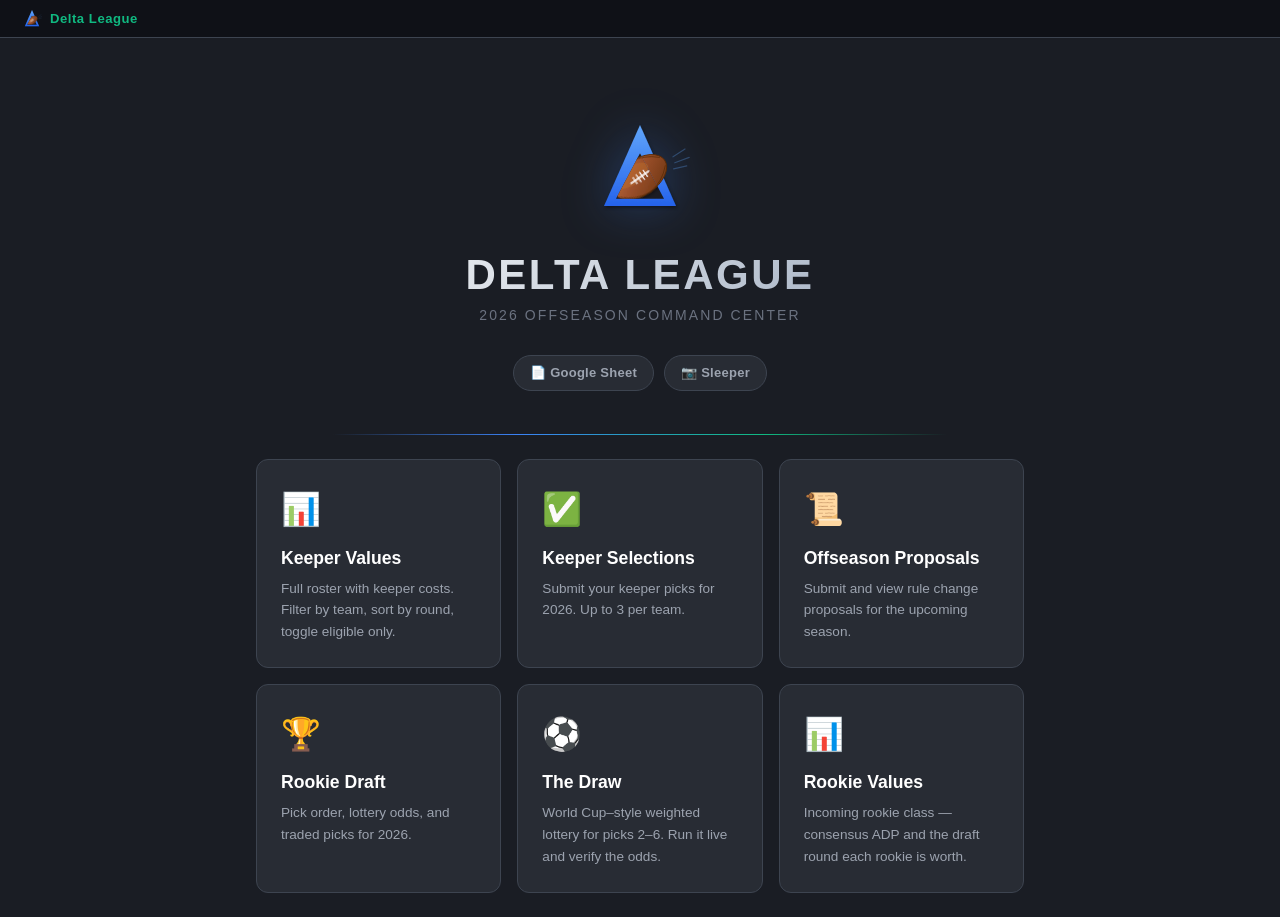
<file: index.html>
<!DOCTYPE html>
<html lang="en">
<head>
    <meta charset="UTF-8">
    <meta name="viewport" content="width=device-width, initial-scale=1.0">
    <meta property="og:title" content="Delta League 2026">
    <meta property="og:description" content="Delta Fantasy Football League">
    <meta property="og:image" content="https://nachohead-mep.github.io/sleeper-keeper/images/og-default.png">
    <meta property="og:type" content="website">
    <meta name="twitter:card" content="summary_large_image">
    <meta name="twitter:title" content="Delta League 2026">
    <meta name="twitter:description" content="Delta Fantasy Football League">
    <meta name="twitter:image" content="https://nachohead-mep.github.io/sleeper-keeper/images/og-default.png">
    <title>Delta League 2026</title>
    <link rel="stylesheet" href="style.css">
</head>
<body>
<nav class="site-nav">
    <a class="site-nav-home" href="index.html"><svg xmlns="http://www.w3.org/2000/svg" viewBox="0 0 200 200" width="24" height="24">
  <defs>
    <linearGradient id="ball" x1="0" y1="0" x2="1" y2="1">
      <stop offset="0%" stop-color="#C4742F"/>
      <stop offset="40%" stop-color="#A0522D"/>
      <stop offset="100%" stop-color="#6B3410"/>
    </linearGradient>
    <filter id="shadow" x="-20%" y="-20%" width="140%" height="140%">
      <feDropShadow dx="2" dy="3" stdDeviation="3" flood-color="#000" flood-opacity="0.4"/>
    </filter>
    <linearGradient id="deltaGrad" x1="0" y1="0" x2="0" y2="1">
      <stop offset="0%" stop-color="#60a5fa"/>
      <stop offset="100%" stop-color="#2563eb"/>
    </linearGradient>

    <!-- Clip: only show football inside the delta's inner triangle (the hole) -->
    <clipPath id="deltaHole">
      <path d="M100,72 L60,148 L140,148 Z"/>
    </clipPath>
    <clipPath id="exitTopLeft">
      <!-- Area below the delta's inner bottom edge only (bottom-left exit) -->
      <polygon points="0,148 60,148 0,200"/>
    </clipPath>
    <clipPath id="exitBottomRight">
      <!-- Area below and to the right of the delta's inner triangle -->
      <polygon points="200,0 100,72 140,148 200,200 200,0"/>
    </clipPath>
  </defs>

  <!-- Full delta drawn as one solid piece (back layer) -->
  <g filter="url(#shadow)">
    <!-- Outer triangle -->
    <path d="M100,25 L40,160 L160,160 Z" fill="url(#deltaGrad)"/>
    <!-- Inner cutout (matches background) -->
    <path d="M100,72 L60,148 L140,148 Z" fill="#1a1d24"/>
  </g>

  <!-- Football - clipped to only show through the delta's hole -->
  <g clip-path="url(#deltaHole)">
    <g transform="translate(100, 112) rotate(-35)" filter="url(#shadow)">
      <ellipse cx="0" cy="0" rx="50" ry="30" fill="url(#ball)" stroke="#5C2D06" stroke-width="1.5"/>
      <ellipse cx="-10" cy="-10" rx="32" ry="15" fill="#C4742F" opacity="0.4"/>
      <line x1="-18" y1="0" x2="18" y2="0" stroke="white" stroke-width="2.5" stroke-linecap="round"/>
      <line x1="-10" y1="-6" x2="-10" y2="6" stroke="white" stroke-width="1.8" stroke-linecap="round"/>
      <line x1="-3" y1="-7" x2="-3" y2="7" stroke="white" stroke-width="1.8" stroke-linecap="round"/>
      <line x1="4" y1="-7" x2="4" y2="7" stroke="white" stroke-width="1.8" stroke-linecap="round"/>
      <line x1="11" y1="-6" x2="11" y2="6" stroke="white" stroke-width="1.8" stroke-linecap="round"/>
      <path d="M-46,-8 Q-26,-28 0,-30 Q26,-28 46,-8" fill="none" stroke="#5C2D06" stroke-width="1.2"/>
      <path d="M-46,8 Q-26,28 0,30 Q26,28 46,8" fill="none" stroke="#5C2D06" stroke-width="1.2"/>
    </g>
  </g>

  <!-- Football poking out bottom-left (in front of delta) -->
  <g clip-path="url(#exitTopLeft)">
    <g transform="translate(100, 112) rotate(-35)">
      <ellipse cx="0" cy="0" rx="50" ry="30" fill="url(#ball)" stroke="#5C2D06" stroke-width="1.5"/>
      <ellipse cx="-10" cy="-10" rx="32" ry="15" fill="#C4742F" opacity="0.4"/>
      <line x1="-18" y1="0" x2="18" y2="0" stroke="white" stroke-width="2.5" stroke-linecap="round"/>
      <line x1="-10" y1="-6" x2="-10" y2="6" stroke="white" stroke-width="1.8" stroke-linecap="round"/>
      <line x1="-3" y1="-7" x2="-3" y2="7" stroke="white" stroke-width="1.8" stroke-linecap="round"/>
      <line x1="4" y1="-7" x2="4" y2="7" stroke="white" stroke-width="1.8" stroke-linecap="round"/>
      <line x1="11" y1="-6" x2="11" y2="6" stroke="white" stroke-width="1.8" stroke-linecap="round"/>
      <path d="M-46,-8 Q-26,-28 0,-30 Q26,-28 46,-8" fill="none" stroke="#5C2D06" stroke-width="1.2"/>
      <path d="M-46,8 Q-26,28 0,30 Q26,28 46,8" fill="none" stroke="#5C2D06" stroke-width="1.2"/>
    </g>
  </g>

  <!-- Football poking out bottom-right (in front of delta) -->
  <g clip-path="url(#exitBottomRight)">
    <g transform="translate(100, 112) rotate(-35)">
      <ellipse cx="0" cy="0" rx="50" ry="30" fill="url(#ball)" stroke="#5C2D06" stroke-width="1.5"/>
      <ellipse cx="-10" cy="-10" rx="32" ry="15" fill="#C4742F" opacity="0.4"/>
      <line x1="-18" y1="0" x2="18" y2="0" stroke="white" stroke-width="2.5" stroke-linecap="round"/>
      <line x1="-10" y1="-6" x2="-10" y2="6" stroke="white" stroke-width="1.8" stroke-linecap="round"/>
      <line x1="-3" y1="-7" x2="-3" y2="7" stroke="white" stroke-width="1.8" stroke-linecap="round"/>
      <line x1="4" y1="-7" x2="4" y2="7" stroke="white" stroke-width="1.8" stroke-linecap="round"/>
      <line x1="11" y1="-6" x2="11" y2="6" stroke="white" stroke-width="1.8" stroke-linecap="round"/>
      <path d="M-46,-8 Q-26,-28 0,-30 Q26,-28 46,-8" fill="none" stroke="#5C2D06" stroke-width="1.2"/>
      <path d="M-46,8 Q-26,28 0,30 Q26,28 46,8" fill="none" stroke="#5C2D06" stroke-width="1.2"/>
    </g>
  </g>

  <!-- Motion lines -->
  <g opacity="0.3" stroke="#60a5fa" stroke-width="2" stroke-linecap="round">
    <line x1="155" y1="78" x2="175" y2="65"/>
    <line x1="158" y1="88" x2="182" y2="79"/>
    <line x1="156" y1="98" x2="178" y2="93"/>
  </g>
</svg>
 Delta League</a>
</nav>
<div class="container-narrow">
    <div class="hero">
        <div class="hero-logo"><svg xmlns="http://www.w3.org/2000/svg" viewBox="0 0 200 200" width="120" height="120">
  <defs>
    <linearGradient id="ball" x1="0" y1="0" x2="1" y2="1">
      <stop offset="0%" stop-color="#C4742F"/>
      <stop offset="40%" stop-color="#A0522D"/>
      <stop offset="100%" stop-color="#6B3410"/>
    </linearGradient>
    <filter id="shadow" x="-20%" y="-20%" width="140%" height="140%">
      <feDropShadow dx="2" dy="3" stdDeviation="3" flood-color="#000" flood-opacity="0.4"/>
    </filter>
    <linearGradient id="deltaGrad" x1="0" y1="0" x2="0" y2="1">
      <stop offset="0%" stop-color="#60a5fa"/>
      <stop offset="100%" stop-color="#2563eb"/>
    </linearGradient>

    <!-- Clip: only show football inside the delta's inner triangle (the hole) -->
    <clipPath id="deltaHole">
      <path d="M100,72 L60,148 L140,148 Z"/>
    </clipPath>
    <clipPath id="exitTopLeft">
      <!-- Area below the delta's inner bottom edge only (bottom-left exit) -->
      <polygon points="0,148 60,148 0,200"/>
    </clipPath>
    <clipPath id="exitBottomRight">
      <!-- Area below and to the right of the delta's inner triangle -->
      <polygon points="200,0 100,72 140,148 200,200 200,0"/>
    </clipPath>
  </defs>

  <!-- Full delta drawn as one solid piece (back layer) -->
  <g filter="url(#shadow)">
    <!-- Outer triangle -->
    <path d="M100,25 L40,160 L160,160 Z" fill="url(#deltaGrad)"/>
    <!-- Inner cutout (matches background) -->
    <path d="M100,72 L60,148 L140,148 Z" fill="#1a1d24"/>
  </g>

  <!-- Football - clipped to only show through the delta's hole -->
  <g clip-path="url(#deltaHole)">
    <g transform="translate(100, 112) rotate(-35)" filter="url(#shadow)">
      <ellipse cx="0" cy="0" rx="50" ry="30" fill="url(#ball)" stroke="#5C2D06" stroke-width="1.5"/>
      <ellipse cx="-10" cy="-10" rx="32" ry="15" fill="#C4742F" opacity="0.4"/>
      <line x1="-18" y1="0" x2="18" y2="0" stroke="white" stroke-width="2.5" stroke-linecap="round"/>
      <line x1="-10" y1="-6" x2="-10" y2="6" stroke="white" stroke-width="1.8" stroke-linecap="round"/>
      <line x1="-3" y1="-7" x2="-3" y2="7" stroke="white" stroke-width="1.8" stroke-linecap="round"/>
      <line x1="4" y1="-7" x2="4" y2="7" stroke="white" stroke-width="1.8" stroke-linecap="round"/>
      <line x1="11" y1="-6" x2="11" y2="6" stroke="white" stroke-width="1.8" stroke-linecap="round"/>
      <path d="M-46,-8 Q-26,-28 0,-30 Q26,-28 46,-8" fill="none" stroke="#5C2D06" stroke-width="1.2"/>
      <path d="M-46,8 Q-26,28 0,30 Q26,28 46,8" fill="none" stroke="#5C2D06" stroke-width="1.2"/>
    </g>
  </g>

  <!-- Football poking out bottom-left (in front of delta) -->
  <g clip-path="url(#exitTopLeft)">
    <g transform="translate(100, 112) rotate(-35)">
      <ellipse cx="0" cy="0" rx="50" ry="30" fill="url(#ball)" stroke="#5C2D06" stroke-width="1.5"/>
      <ellipse cx="-10" cy="-10" rx="32" ry="15" fill="#C4742F" opacity="0.4"/>
      <line x1="-18" y1="0" x2="18" y2="0" stroke="white" stroke-width="2.5" stroke-linecap="round"/>
      <line x1="-10" y1="-6" x2="-10" y2="6" stroke="white" stroke-width="1.8" stroke-linecap="round"/>
      <line x1="-3" y1="-7" x2="-3" y2="7" stroke="white" stroke-width="1.8" stroke-linecap="round"/>
      <line x1="4" y1="-7" x2="4" y2="7" stroke="white" stroke-width="1.8" stroke-linecap="round"/>
      <line x1="11" y1="-6" x2="11" y2="6" stroke="white" stroke-width="1.8" stroke-linecap="round"/>
      <path d="M-46,-8 Q-26,-28 0,-30 Q26,-28 46,-8" fill="none" stroke="#5C2D06" stroke-width="1.2"/>
      <path d="M-46,8 Q-26,28 0,30 Q26,28 46,8" fill="none" stroke="#5C2D06" stroke-width="1.2"/>
    </g>
  </g>

  <!-- Football poking out bottom-right (in front of delta) -->
  <g clip-path="url(#exitBottomRight)">
    <g transform="translate(100, 112) rotate(-35)">
      <ellipse cx="0" cy="0" rx="50" ry="30" fill="url(#ball)" stroke="#5C2D06" stroke-width="1.5"/>
      <ellipse cx="-10" cy="-10" rx="32" ry="15" fill="#C4742F" opacity="0.4"/>
      <line x1="-18" y1="0" x2="18" y2="0" stroke="white" stroke-width="2.5" stroke-linecap="round"/>
      <line x1="-10" y1="-6" x2="-10" y2="6" stroke="white" stroke-width="1.8" stroke-linecap="round"/>
      <line x1="-3" y1="-7" x2="-3" y2="7" stroke="white" stroke-width="1.8" stroke-linecap="round"/>
      <line x1="4" y1="-7" x2="4" y2="7" stroke="white" stroke-width="1.8" stroke-linecap="round"/>
      <line x1="11" y1="-6" x2="11" y2="6" stroke="white" stroke-width="1.8" stroke-linecap="round"/>
      <path d="M-46,-8 Q-26,-28 0,-30 Q26,-28 46,-8" fill="none" stroke="#5C2D06" stroke-width="1.2"/>
      <path d="M-46,8 Q-26,28 0,30 Q26,28 46,8" fill="none" stroke="#5C2D06" stroke-width="1.2"/>
    </g>
  </g>

  <!-- Motion lines -->
  <g opacity="0.3" stroke="#60a5fa" stroke-width="2" stroke-linecap="round">
    <line x1="155" y1="78" x2="175" y2="65"/>
    <line x1="158" y1="88" x2="182" y2="79"/>
    <line x1="156" y1="98" x2="178" y2="93"/>
  </g>
</svg>
</div>
        <div class="hero-title">DELTA LEAGUE</div>
        <div class="hero-subtitle">2026 Offseason Command Center</div>
        <div class="hero-links">
            <a class="hero-link" href="https://docs.google.com/spreadsheets/d/1BDMxK_aXO3uRSkIEHr6oDowLUvqWCQd5vxkmanFcRPU/edit" target="_blank">&#128196; Google Sheet</a>
            <a class="hero-link" href="https://sleeper.com/leagues" target="_blank">&#128247; Sleeper</a>
        </div>
    </div>
    <div class="landing-grid">
        <a class="landing-card" href="keeper-values.html">
            <div class="card-icon">&#128202;</div>
            <h2>Keeper Values</h2>
            <p>Full roster with keeper costs. Filter by team, sort by round, toggle eligible only.</p>
        </a>
        <a class="landing-card" href="keeper-selections.html">
            <div class="card-icon">&#9989;</div>
            <h2>Keeper Selections</h2>
            <p>Submit your keeper picks for 2026. Up to 3 per team.</p>
        </a>
        <a class="landing-card" href="offseason-proposals.html">
            <div class="card-icon">&#128220;</div>
            <h2>Offseason Proposals</h2>
            <p>Submit and view rule change proposals for the upcoming season.</p>
        </a>
        <a class="landing-card" href="rookie-draft.html">
            <div class="card-icon">&#127942;</div>
            <h2>Rookie Draft</h2>
            <p>Pick order, lottery odds, and traded picks for 2026.</p>
        </a>
        <a class="landing-card" href="rookie-lottery.html?seed=RIPTobin&amp;lock=1">
            <div class="card-icon">&#9917;</div>
            <h2>The Draw</h2>
            <p>World Cup&ndash;style weighted lottery for picks 2&ndash;6. Run it live and verify the odds.</p>
        </a>
        <a class="landing-card" href="rookie-values.html">
            <div class="card-icon">&#128202;</div>
            <h2>Rookie Values</h2>
            <p>Incoming rookie class &mdash; consensus ADP and the draft round each rookie is worth.</p>
        </a>
    </div>
</div>
</body></html>
</file>
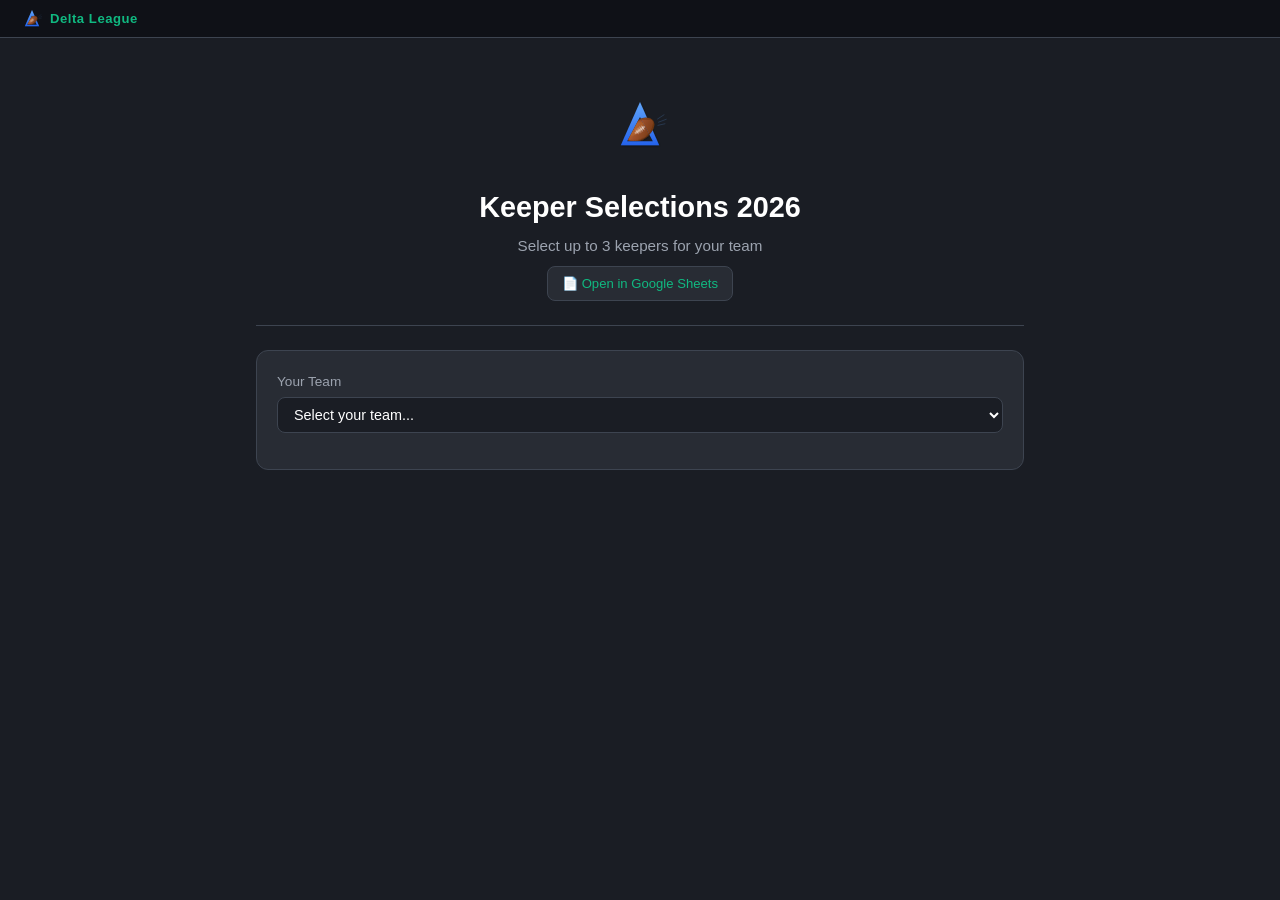
<file: keeper-selections.html>
<!DOCTYPE html>
<html lang="en">
<head>
    <meta charset="UTF-8">
    <meta name="viewport" content="width=device-width, initial-scale=1.0">
    <meta property="og:title" content="Keeper Selections 2026">
    <meta property="og:description" content="Submit your keeper picks">
    <meta property="og:image" content="https://nachohead-mep.github.io/sleeper-keeper/images/og-default.png">
    <meta property="og:type" content="website">
    <meta name="twitter:card" content="summary_large_image">
    <meta name="twitter:title" content="Keeper Selections 2026">
    <meta name="twitter:description" content="Submit your keeper picks">
    <meta name="twitter:image" content="https://nachohead-mep.github.io/sleeper-keeper/images/og-default.png">
    <title>Keeper Selections 2026</title>
    <link rel="stylesheet" href="style.css">
</head>
<body>
<nav class="site-nav">
    <a class="site-nav-home" href="index.html"><svg xmlns="http://www.w3.org/2000/svg" viewBox="0 0 200 200" width="24" height="24">
  <defs>
    <linearGradient id="ball" x1="0" y1="0" x2="1" y2="1">
      <stop offset="0%" stop-color="#C4742F"/>
      <stop offset="40%" stop-color="#A0522D"/>
      <stop offset="100%" stop-color="#6B3410"/>
    </linearGradient>
    <filter id="shadow" x="-20%" y="-20%" width="140%" height="140%">
      <feDropShadow dx="2" dy="3" stdDeviation="3" flood-color="#000" flood-opacity="0.4"/>
    </filter>
    <linearGradient id="deltaGrad" x1="0" y1="0" x2="0" y2="1">
      <stop offset="0%" stop-color="#60a5fa"/>
      <stop offset="100%" stop-color="#2563eb"/>
    </linearGradient>

    <!-- Clip: only show football inside the delta's inner triangle (the hole) -->
    <clipPath id="deltaHole">
      <path d="M100,72 L60,148 L140,148 Z"/>
    </clipPath>
    <clipPath id="exitTopLeft">
      <!-- Area below the delta's inner bottom edge only (bottom-left exit) -->
      <polygon points="0,148 60,148 0,200"/>
    </clipPath>
    <clipPath id="exitBottomRight">
      <!-- Area below and to the right of the delta's inner triangle -->
      <polygon points="200,0 100,72 140,148 200,200 200,0"/>
    </clipPath>
  </defs>

  <!-- Full delta drawn as one solid piece (back layer) -->
  <g filter="url(#shadow)">
    <!-- Outer triangle -->
    <path d="M100,25 L40,160 L160,160 Z" fill="url(#deltaGrad)"/>
    <!-- Inner cutout (matches background) -->
    <path d="M100,72 L60,148 L140,148 Z" fill="#1a1d24"/>
  </g>

  <!-- Football - clipped to only show through the delta's hole -->
  <g clip-path="url(#deltaHole)">
    <g transform="translate(100, 112) rotate(-35)" filter="url(#shadow)">
      <ellipse cx="0" cy="0" rx="50" ry="30" fill="url(#ball)" stroke="#5C2D06" stroke-width="1.5"/>
      <ellipse cx="-10" cy="-10" rx="32" ry="15" fill="#C4742F" opacity="0.4"/>
      <line x1="-18" y1="0" x2="18" y2="0" stroke="white" stroke-width="2.5" stroke-linecap="round"/>
      <line x1="-10" y1="-6" x2="-10" y2="6" stroke="white" stroke-width="1.8" stroke-linecap="round"/>
      <line x1="-3" y1="-7" x2="-3" y2="7" stroke="white" stroke-width="1.8" stroke-linecap="round"/>
      <line x1="4" y1="-7" x2="4" y2="7" stroke="white" stroke-width="1.8" stroke-linecap="round"/>
      <line x1="11" y1="-6" x2="11" y2="6" stroke="white" stroke-width="1.8" stroke-linecap="round"/>
      <path d="M-46,-8 Q-26,-28 0,-30 Q26,-28 46,-8" fill="none" stroke="#5C2D06" stroke-width="1.2"/>
      <path d="M-46,8 Q-26,28 0,30 Q26,28 46,8" fill="none" stroke="#5C2D06" stroke-width="1.2"/>
    </g>
  </g>

  <!-- Football poking out bottom-left (in front of delta) -->
  <g clip-path="url(#exitTopLeft)">
    <g transform="translate(100, 112) rotate(-35)">
      <ellipse cx="0" cy="0" rx="50" ry="30" fill="url(#ball)" stroke="#5C2D06" stroke-width="1.5"/>
      <ellipse cx="-10" cy="-10" rx="32" ry="15" fill="#C4742F" opacity="0.4"/>
      <line x1="-18" y1="0" x2="18" y2="0" stroke="white" stroke-width="2.5" stroke-linecap="round"/>
      <line x1="-10" y1="-6" x2="-10" y2="6" stroke="white" stroke-width="1.8" stroke-linecap="round"/>
      <line x1="-3" y1="-7" x2="-3" y2="7" stroke="white" stroke-width="1.8" stroke-linecap="round"/>
      <line x1="4" y1="-7" x2="4" y2="7" stroke="white" stroke-width="1.8" stroke-linecap="round"/>
      <line x1="11" y1="-6" x2="11" y2="6" stroke="white" stroke-width="1.8" stroke-linecap="round"/>
      <path d="M-46,-8 Q-26,-28 0,-30 Q26,-28 46,-8" fill="none" stroke="#5C2D06" stroke-width="1.2"/>
      <path d="M-46,8 Q-26,28 0,30 Q26,28 46,8" fill="none" stroke="#5C2D06" stroke-width="1.2"/>
    </g>
  </g>

  <!-- Football poking out bottom-right (in front of delta) -->
  <g clip-path="url(#exitBottomRight)">
    <g transform="translate(100, 112) rotate(-35)">
      <ellipse cx="0" cy="0" rx="50" ry="30" fill="url(#ball)" stroke="#5C2D06" stroke-width="1.5"/>
      <ellipse cx="-10" cy="-10" rx="32" ry="15" fill="#C4742F" opacity="0.4"/>
      <line x1="-18" y1="0" x2="18" y2="0" stroke="white" stroke-width="2.5" stroke-linecap="round"/>
      <line x1="-10" y1="-6" x2="-10" y2="6" stroke="white" stroke-width="1.8" stroke-linecap="round"/>
      <line x1="-3" y1="-7" x2="-3" y2="7" stroke="white" stroke-width="1.8" stroke-linecap="round"/>
      <line x1="4" y1="-7" x2="4" y2="7" stroke="white" stroke-width="1.8" stroke-linecap="round"/>
      <line x1="11" y1="-6" x2="11" y2="6" stroke="white" stroke-width="1.8" stroke-linecap="round"/>
      <path d="M-46,-8 Q-26,-28 0,-30 Q26,-28 46,-8" fill="none" stroke="#5C2D06" stroke-width="1.2"/>
      <path d="M-46,8 Q-26,28 0,30 Q26,28 46,8" fill="none" stroke="#5C2D06" stroke-width="1.2"/>
    </g>
  </g>

  <!-- Motion lines -->
  <g opacity="0.3" stroke="#60a5fa" stroke-width="2" stroke-linecap="round">
    <line x1="155" y1="78" x2="175" y2="65"/>
    <line x1="158" y1="88" x2="182" y2="79"/>
    <line x1="156" y1="98" x2="178" y2="93"/>
  </g>
</svg>
 Delta League</a>
</nav>
<div class="container-narrow">
    <div class="page-header">
        <div class="page-header-icon"><svg xmlns="http://www.w3.org/2000/svg" viewBox="0 0 200 200" width="64" height="64">
  <defs>
    <linearGradient id="ball" x1="0" y1="0" x2="1" y2="1">
      <stop offset="0%" stop-color="#C4742F"/>
      <stop offset="40%" stop-color="#A0522D"/>
      <stop offset="100%" stop-color="#6B3410"/>
    </linearGradient>
    <filter id="shadow" x="-20%" y="-20%" width="140%" height="140%">
      <feDropShadow dx="2" dy="3" stdDeviation="3" flood-color="#000" flood-opacity="0.4"/>
    </filter>
    <linearGradient id="deltaGrad" x1="0" y1="0" x2="0" y2="1">
      <stop offset="0%" stop-color="#60a5fa"/>
      <stop offset="100%" stop-color="#2563eb"/>
    </linearGradient>

    <!-- Clip: only show football inside the delta's inner triangle (the hole) -->
    <clipPath id="deltaHole">
      <path d="M100,72 L60,148 L140,148 Z"/>
    </clipPath>
    <clipPath id="exitTopLeft">
      <!-- Area below the delta's inner bottom edge only (bottom-left exit) -->
      <polygon points="0,148 60,148 0,200"/>
    </clipPath>
    <clipPath id="exitBottomRight">
      <!-- Area below and to the right of the delta's inner triangle -->
      <polygon points="200,0 100,72 140,148 200,200 200,0"/>
    </clipPath>
  </defs>

  <!-- Full delta drawn as one solid piece (back layer) -->
  <g filter="url(#shadow)">
    <!-- Outer triangle -->
    <path d="M100,25 L40,160 L160,160 Z" fill="url(#deltaGrad)"/>
    <!-- Inner cutout (matches background) -->
    <path d="M100,72 L60,148 L140,148 Z" fill="#1a1d24"/>
  </g>

  <!-- Football - clipped to only show through the delta's hole -->
  <g clip-path="url(#deltaHole)">
    <g transform="translate(100, 112) rotate(-35)" filter="url(#shadow)">
      <ellipse cx="0" cy="0" rx="50" ry="30" fill="url(#ball)" stroke="#5C2D06" stroke-width="1.5"/>
      <ellipse cx="-10" cy="-10" rx="32" ry="15" fill="#C4742F" opacity="0.4"/>
      <line x1="-18" y1="0" x2="18" y2="0" stroke="white" stroke-width="2.5" stroke-linecap="round"/>
      <line x1="-10" y1="-6" x2="-10" y2="6" stroke="white" stroke-width="1.8" stroke-linecap="round"/>
      <line x1="-3" y1="-7" x2="-3" y2="7" stroke="white" stroke-width="1.8" stroke-linecap="round"/>
      <line x1="4" y1="-7" x2="4" y2="7" stroke="white" stroke-width="1.8" stroke-linecap="round"/>
      <line x1="11" y1="-6" x2="11" y2="6" stroke="white" stroke-width="1.8" stroke-linecap="round"/>
      <path d="M-46,-8 Q-26,-28 0,-30 Q26,-28 46,-8" fill="none" stroke="#5C2D06" stroke-width="1.2"/>
      <path d="M-46,8 Q-26,28 0,30 Q26,28 46,8" fill="none" stroke="#5C2D06" stroke-width="1.2"/>
    </g>
  </g>

  <!-- Football poking out bottom-left (in front of delta) -->
  <g clip-path="url(#exitTopLeft)">
    <g transform="translate(100, 112) rotate(-35)">
      <ellipse cx="0" cy="0" rx="50" ry="30" fill="url(#ball)" stroke="#5C2D06" stroke-width="1.5"/>
      <ellipse cx="-10" cy="-10" rx="32" ry="15" fill="#C4742F" opacity="0.4"/>
      <line x1="-18" y1="0" x2="18" y2="0" stroke="white" stroke-width="2.5" stroke-linecap="round"/>
      <line x1="-10" y1="-6" x2="-10" y2="6" stroke="white" stroke-width="1.8" stroke-linecap="round"/>
      <line x1="-3" y1="-7" x2="-3" y2="7" stroke="white" stroke-width="1.8" stroke-linecap="round"/>
      <line x1="4" y1="-7" x2="4" y2="7" stroke="white" stroke-width="1.8" stroke-linecap="round"/>
      <line x1="11" y1="-6" x2="11" y2="6" stroke="white" stroke-width="1.8" stroke-linecap="round"/>
      <path d="M-46,-8 Q-26,-28 0,-30 Q26,-28 46,-8" fill="none" stroke="#5C2D06" stroke-width="1.2"/>
      <path d="M-46,8 Q-26,28 0,30 Q26,28 46,8" fill="none" stroke="#5C2D06" stroke-width="1.2"/>
    </g>
  </g>

  <!-- Football poking out bottom-right (in front of delta) -->
  <g clip-path="url(#exitBottomRight)">
    <g transform="translate(100, 112) rotate(-35)">
      <ellipse cx="0" cy="0" rx="50" ry="30" fill="url(#ball)" stroke="#5C2D06" stroke-width="1.5"/>
      <ellipse cx="-10" cy="-10" rx="32" ry="15" fill="#C4742F" opacity="0.4"/>
      <line x1="-18" y1="0" x2="18" y2="0" stroke="white" stroke-width="2.5" stroke-linecap="round"/>
      <line x1="-10" y1="-6" x2="-10" y2="6" stroke="white" stroke-width="1.8" stroke-linecap="round"/>
      <line x1="-3" y1="-7" x2="-3" y2="7" stroke="white" stroke-width="1.8" stroke-linecap="round"/>
      <line x1="4" y1="-7" x2="4" y2="7" stroke="white" stroke-width="1.8" stroke-linecap="round"/>
      <line x1="11" y1="-6" x2="11" y2="6" stroke="white" stroke-width="1.8" stroke-linecap="round"/>
      <path d="M-46,-8 Q-26,-28 0,-30 Q26,-28 46,-8" fill="none" stroke="#5C2D06" stroke-width="1.2"/>
      <path d="M-46,8 Q-26,28 0,30 Q26,28 46,8" fill="none" stroke="#5C2D06" stroke-width="1.2"/>
    </g>
  </g>

  <!-- Motion lines -->
  <g opacity="0.3" stroke="#60a5fa" stroke-width="2" stroke-linecap="round">
    <line x1="155" y1="78" x2="175" y2="65"/>
    <line x1="158" y1="88" x2="182" y2="79"/>
    <line x1="156" y1="98" x2="178" y2="93"/>
  </g>
</svg>
</div>
        <h1>Keeper Selections 2026</h1>
        <p class="subtitle">Select up to 3 keepers for your team</p>
        <a class="sheet-link" href="https://docs.google.com/spreadsheets/d/1BDMxK_aXO3uRSkIEHr6oDowLUvqWCQd5vxkmanFcRPU/edit" target="_blank">&#128196; Open in Google Sheets</a>
    </div>

    <div class="section-card">
        <div class="form-group">
            <label for="team-select">Your Team</label>
            <select id="team-select"><option value="">Select your team...</option></select>
        </div>
        <div id="keeper-form" style="display:none">
            <div class="form-group">
                <label for="k1">Keeper 1</label>
                <select id="k1"><option value="">-- none --</option></select>
            </div>
            <div class="form-group">
                <label for="k2">Keeper 2</label>
                <select id="k2"><option value="">-- none --</option></select>
            </div>
            <div class="form-group">
                <label for="k3">Keeper 3</label>
                <select id="k3"><option value="">-- none --</option></select>
            </div>
            <button class="btn" id="save-btn">Save Keepers</button>
            <span id="save-status" style="margin-left:12px; font-size:0.85rem;"></span>
        </div>
    </div>

    <div id="all-selections" class="section-card" style="display:none">
        <h2>Current Selections</h2>
        <div id="selections-list"></div>
    </div>
</div>

<script>
(function() {
    const API = "https://script.google.com/macros/s/AKfycbyR7UZbnYj8JCHjU5EM4fTOv8c7pPB960QFC_uu1Nr_MJY7N8OgJakuYY3BOJJtxIFBJg/exec";
    const eligibleByTeam = {"DannyN": [{"name": "DJ Moore", "pos": "WR", "round": "3"}, {"name": "Jaxon Smith-Njigba", "pos": "WR", "round": "3"}, {"name": "Mark Andrews", "pos": "TE", "round": "5"}, {"name": "Chase Brown", "pos": "RB", "round": "6"}, {"name": "Trey Benson", "pos": "RB", "round": "9"}, {"name": "Kyle Pitts", "pos": "TE", "round": "9"}, {"name": "Chase McLaughlin", "pos": "K", "round": "12"}, {"name": "Oronde Gadsden", "pos": "TE", "round": "12"}, {"name": "Jaxson Dart", "pos": "QB", "round": "10"}, {"name": "Chimere Dike", "pos": "WR", "round": "11"}, {"name": "Jacoby Brissett", "pos": "QB", "round": "11"}, {"name": "Greg Dortch", "pos": "WR", "round": "11"}, {"name": "Ty Johnson", "pos": "RB", "round": "10"}, {"name": "Devin Singletary", "pos": "RB", "round": "11"}, {"name": "Kenny Gainwell", "pos": "RB", "round": "11"}, {"name": "Green Bay Packers", "pos": "DEF", "round": "12"}], "Friedo": [{"name": "Lamar Jackson", "pos": "QB", "round": "1"}, {"name": "George Pickens", "pos": "WR", "round": "2"}, {"name": "Deebo Samuel", "pos": "WR", "round": "4"}, {"name": "Brian Robinson", "pos": "RB", "round": "6"}, {"name": "Emeka Egbuka", "pos": "WR", "round": "8"}, {"name": "Trey McBride", "pos": "TE", "round": "7"}, {"name": "Bucky Irving", "pos": "RB", "round": "10"}, {"name": "Houston Texans", "pos": "DEF", "round": "11"}, {"name": "Rico Dowdle", "pos": "RB", "round": "11"}, {"name": "Los Angeles Rams", "pos": "DEF", "round": "11"}, {"name": "Emanuel Wilson", "pos": "RB", "round": "8"}], "Gohrdo": [{"name": "DK Metcalf", "pos": "WR", "round": "1"}, {"name": "Terry McLaurin", "pos": "WR", "round": "1"}, {"name": "Jaylen Waddle", "pos": "WR", "round": "3"}, {"name": "Cooper Kupp", "pos": "WR", "round": "4"}, {"name": "De'Von Achane", "pos": "RB", "round": "3"}, {"name": "Rhamondre Stevenson", "pos": "RB", "round": "7"}, {"name": "Justin Herbert", "pos": "QB", "round": "8"}, {"name": "Quinshon Judkins", "pos": "RB", "round": "9"}, {"name": "Jake Ferguson", "pos": "TE", "round": "11"}, {"name": "Hunter Henry", "pos": "TE", "round": "10"}, {"name": "Jason Myers", "pos": "K", "round": "12"}, {"name": "Daniel Jones", "pos": "QB", "round": "12"}, {"name": "John Metchie", "pos": "WR", "round": "8"}, {"name": "Christian Watson", "pos": "WR", "round": "12"}, {"name": "Cleveland Browns", "pos": "DEF", "round": "11"}], "JoshWasserman": [{"name": "Kenneth Walker", "pos": "RB", "round": "1"}, {"name": "TreVeyon Henderson", "pos": "RB", "round": "4"}, {"name": "Jayden Reed", "pos": "WR", "round": "10"}, {"name": "Matthew Golden", "pos": "WR", "round": "8"}, {"name": "Tyler Warren", "pos": "TE", "round": "8"}, {"name": "Jacory Croskey-Merritt", "pos": "RB", "round": "12"}, {"name": "Denver Broncos", "pos": "DEF", "round": "12"}, {"name": "Tyler Allgeier", "pos": "RB", "round": "12"}, {"name": "Kayshon Boutte", "pos": "WR", "round": "9"}, {"name": "Quentin Johnston", "pos": "WR", "round": "10"}], "ashanes": [{"name": "Breece Hall", "pos": "RB", "round": "2"}, {"name": "Ladd McConkey", "pos": "WR", "round": "6"}, {"name": "Javonte Williams", "pos": "RB", "round": "7"}, {"name": "Michael Pittman", "pos": "WR", "round": "8"}, {"name": "Rashee Rice", "pos": "WR", "round": "7"}, {"name": "Brandon Aubrey", "pos": "K", "round": "10"}, {"name": "Keenan Allen", "pos": "WR", "round": "11"}, {"name": "Caleb Williams", "pos": "QB", "round": "12"}, {"name": "Dallas Goedert", "pos": "TE", "round": "12"}, {"name": "Troy Franklin", "pos": "WR", "round": "10"}, {"name": "Juwan Johnson", "pos": "TE", "round": "11"}, {"name": "Zonovan Knight", "pos": "RB", "round": "12"}], "dbleykhman": [{"name": "A.J. Brown", "pos": "WR", "round": "1"}, {"name": "D'Andre Swift", "pos": "RB", "round": "2"}, {"name": "Kyren Williams", "pos": "RB", "round": "4"}, {"name": "Jaylen Warren", "pos": "RB", "round": "6"}, {"name": "Drake Maye", "pos": "QB", "round": "9"}, {"name": "Nico Collins", "pos": "WR", "round": "7"}, {"name": "Dalton Kincaid", "pos": "TE", "round": "10"}, {"name": "Tyrone Tracy", "pos": "RB", "round": "5"}, {"name": "Ka'imi Fairbairn", "pos": "K", "round": "12"}, {"name": "Dalton Schultz", "pos": "TE", "round": "12"}, {"name": "Wan'Dale Robinson", "pos": "WR", "round": "6"}, {"name": "Buffalo Bills", "pos": "DEF", "round": "12"}, {"name": "New England Patriots", "pos": "DEF", "round": "11"}], "jaw7475": [{"name": "Rome Odunze", "pos": "WR", "round": "4"}, {"name": "Tetairoa McMillan", "pos": "WR", "round": "5"}, {"name": "Jordan Mason", "pos": "RB", "round": "11"}, {"name": "Brock Bowers", "pos": "TE", "round": "5"}, {"name": "Cam Skattebo", "pos": "RB", "round": "6"}, {"name": "Zach Charbonnet", "pos": "RB", "round": "7"}, {"name": "Jauan Jennings", "pos": "WR", "round": "11"}, {"name": "Tucker Kraft", "pos": "TE", "round": "11"}, {"name": "Ollie Gordon", "pos": "RB", "round": "11"}, {"name": "Woody Marks", "pos": "RB", "round": "12"}, {"name": "Chris Rodriguez", "pos": "RB", "round": "11"}, {"name": "Matthew Stafford", "pos": "QB", "round": "9"}], "jpersily": [{"name": "David Montgomery", "pos": "RB", "round": "2"}, {"name": "Patrick Mahomes", "pos": "QB", "round": "3"}, {"name": "T.J. Hockenson", "pos": "TE", "round": "3"}, {"name": "Jakobi Meyers", "pos": "WR", "round": "4"}, {"name": "Evan Engram", "pos": "TE", "round": "11"}, {"name": "Brandon Aiyuk", "pos": "WR", "round": "6"}, {"name": "Keon Coleman", "pos": "WR", "round": "7"}, {"name": "Jared Goff", "pos": "QB", "round": "6"}, {"name": "Chuba Hubbard", "pos": "RB", "round": "6"}, {"name": "Tyjae Spears", "pos": "RB", "round": "11"}, {"name": "Harrison Butker", "pos": "K", "round": "11"}, {"name": "Rashid Shaheed", "pos": "WR", "round": "11"}, {"name": "Philadelphia Eagles", "pos": "DEF", "round": "12"}, {"name": "Trevor Lawrence", "pos": "QB", "round": "12"}, {"name": "Tez Johnson", "pos": "WR", "round": "10"}, {"name": "Romeo Doubs", "pos": "WR", "round": "10"}, {"name": "Jacksonville Jaguars", "pos": "DEF", "round": "11"}], "skippo": [{"name": "Marvin Harrison", "pos": "WR", "round": "1"}, {"name": "George Kittle", "pos": "TE", "round": "1"}, {"name": "Davante Adams", "pos": "WR", "round": "2"}, {"name": "Zay Flowers", "pos": "WR", "round": "3"}, {"name": "Jayden Daniels", "pos": "QB", "round": "5"}, {"name": "Dak Prescott", "pos": "QB", "round": "7"}, {"name": "Luther Burden", "pos": "WR", "round": "11"}, {"name": "Puka Nacua", "pos": "WR", "round": "7"}, {"name": "Seattle Seahawks", "pos": "DEF", "round": "11"}, {"name": "Kimani Vidal", "pos": "RB", "round": "12"}], "spencerrubin7": [{"name": "Alvin Kamara", "pos": "RB", "round": "1"}, {"name": "Jonathan Taylor", "pos": "RB", "round": "1"}, {"name": "Omarion Hampton", "pos": "RB", "round": "2"}, {"name": "Aaron Jones", "pos": "RB", "round": "3"}, {"name": "DeVonta Smith", "pos": "WR", "round": "3"}, {"name": "Baker Mayfield", "pos": "QB", "round": "4"}, {"name": "Khalil Shakir", "pos": "WR", "round": "4"}, {"name": "Courtland Sutton", "pos": "WR", "round": "4"}, {"name": "Jameson Williams", "pos": "WR", "round": "5"}, {"name": "Cameron Dicker", "pos": "K", "round": "10"}, {"name": "Bo Nix", "pos": "QB", "round": "10"}, {"name": "Theo Johnson", "pos": "TE", "round": "12"}, {"name": "New Orleans Saints", "pos": "DEF", "round": "11"}], "zachjd5": [{"name": "Tee Higgins", "pos": "WR", "round": "1"}, {"name": "Malik Nabers", "pos": "WR", "round": "1"}, {"name": "Chris Olave", "pos": "WR", "round": "4"}, {"name": "Stefon Diggs", "pos": "WR", "round": "5"}, {"name": "Brian Thomas", "pos": "WR", "round": "7"}, {"name": "Jayden Higgins", "pos": "WR", "round": "8"}, {"name": "Colston Loveland", "pos": "TE", "round": "9"}, {"name": "Bhayshul Tuten", "pos": "RB", "round": "10"}, {"name": "San Francisco 49ers", "pos": "DEF", "round": "11"}, {"name": "Kyle Monangai", "pos": "RB", "round": "9"}, {"name": "Blake Corum", "pos": "RB", "round": "11"}, {"name": "Cairo Santos", "pos": "K", "round": "12"}, {"name": "Alec Pierce", "pos": "WR", "round": "9"}, {"name": "Kansas City Chiefs", "pos": "DEF", "round": "11"}], "zachmassey": [{"name": "Travis Kelce", "pos": "TE", "round": "2"}, {"name": "Joe Burrow", "pos": "QB", "round": "2"}, {"name": "Joe Mixon", "pos": "RB", "round": "3"}, {"name": "Tony Pollard", "pos": "RB", "round": "3"}, {"name": "RJ Harvey", "pos": "RB", "round": "4"}, {"name": "Chris Godwin", "pos": "WR", "round": "5"}, {"name": "Travis Etienne", "pos": "RB", "round": "6"}, {"name": "Nick Chubb", "pos": "RB", "round": "7"}, {"name": "Ricky Pearsall", "pos": "WR", "round": "7"}, {"name": "Jerry Jeudy", "pos": "WR", "round": "9"}, {"name": "Pittsburgh Steelers", "pos": "DEF", "round": "10"}, {"name": "Darren Waller", "pos": "TE", "round": "12"}, {"name": "Michael Wilson", "pos": "WR", "round": "11"}, {"name": "Darius Slayton", "pos": "WR", "round": "11"}]};
    const teams = ["DannyN", "Friedo", "Gohrdo", "JoshWasserman", "ashanes", "dbleykhman", "jaw7475", "jpersily", "skippo", "spencerrubin7", "zachjd5", "zachmassey"];
    const teamSelect = document.getElementById("team-select");
    const keeperForm = document.getElementById("keeper-form");
    const saveBtn = document.getElementById("save-btn");
    const saveStatus = document.getElementById("save-status");

    teams.forEach(function(t) {
        const opt = document.createElement("option");
        opt.value = t; opt.textContent = t;
        teamSelect.appendChild(opt);
    });

    function populateDropdowns(team) {
        const players = eligibleByTeam[team] || [];
        ["k1","k2","k3"].forEach(function(id) {
            const sel = document.getElementById(id);
            const cur = sel.value;
            sel.innerHTML = '<option value="">-- none --</option>';
            players.forEach(function(p) {
                const opt = document.createElement("option");
                opt.value = p.name;
                opt.textContent = p.name + " (" + p.pos + ", Rd " + p.round + ")";
                sel.appendChild(opt);
            });
            sel.value = cur;
        });
    }

    teamSelect.addEventListener("change", function() {
        const team = teamSelect.value;
        if (!team) { keeperForm.style.display = "none"; return; }
        keeperForm.style.display = "";
        populateDropdowns(team);
        // Load current selections from Apps Script
        if (API) {
            fetch(API).then(r => r.json()).then(function(data) {
                const sel = (data.selections || []).find(s => s.team === team);
                if (sel) {
                    document.getElementById("k1").value = sel.keeper_1 || "";
                    document.getElementById("k2").value = sel.keeper_2 || "";
                    document.getElementById("k3").value = sel.keeper_3 || "";
                }
            }).catch(function() {});
        }
    });

    saveBtn.addEventListener("click", function() {
        const team = teamSelect.value;
        if (!team || !API) return;
        saveBtn.disabled = true;
        saveStatus.textContent = "Saving...";
        const payload = {
            manager: team,
            keeper1: document.getElementById("k1").value,
            keeper2: document.getElementById("k2").value,
            keeper3: document.getElementById("k3").value
        };
        fetch(API, {
            method: "POST",
            headers: {"Content-Type": "text/plain"},
            body: JSON.stringify(payload),
            mode: "no-cors"
        }).then(function() {
            saveStatus.textContent = "\u2705 Saved!";
            saveBtn.disabled = false;
        }).catch(function() {
            saveStatus.textContent = "\u274C Error saving";
            saveBtn.disabled = false;
        });
    });

    // Load all current selections
    if (API) {
        fetch(API).then(r => r.json()).then(function(data) {
            const container = document.getElementById("selections-list");
            const sec = document.getElementById("all-selections");
            if (!data.selections || data.selections.length === 0) return;
            sec.style.display = "";
            let html = "";
            data.selections.forEach(function(s) {
                const keepers = [s.keeper_1, s.keeper_2, s.keeper_3].filter(Boolean);
                html += '<div class="current-selections" style="margin-bottom:8px">';
                html += '<h3>' + s.team + '</h3>';
                if (keepers.length === 0) {
                    html += '<div class="sel-empty">No selections yet</div>';
                } else {
                    keepers.forEach(function(k) {
                        html += '<div class="sel-item">\u2022 ' + k + '</div>';
                    });
                }
                html += '</div>';
            });
            container.innerHTML = html;
        }).catch(function() {});
    }
})();
</script>
</body></html>
</file>
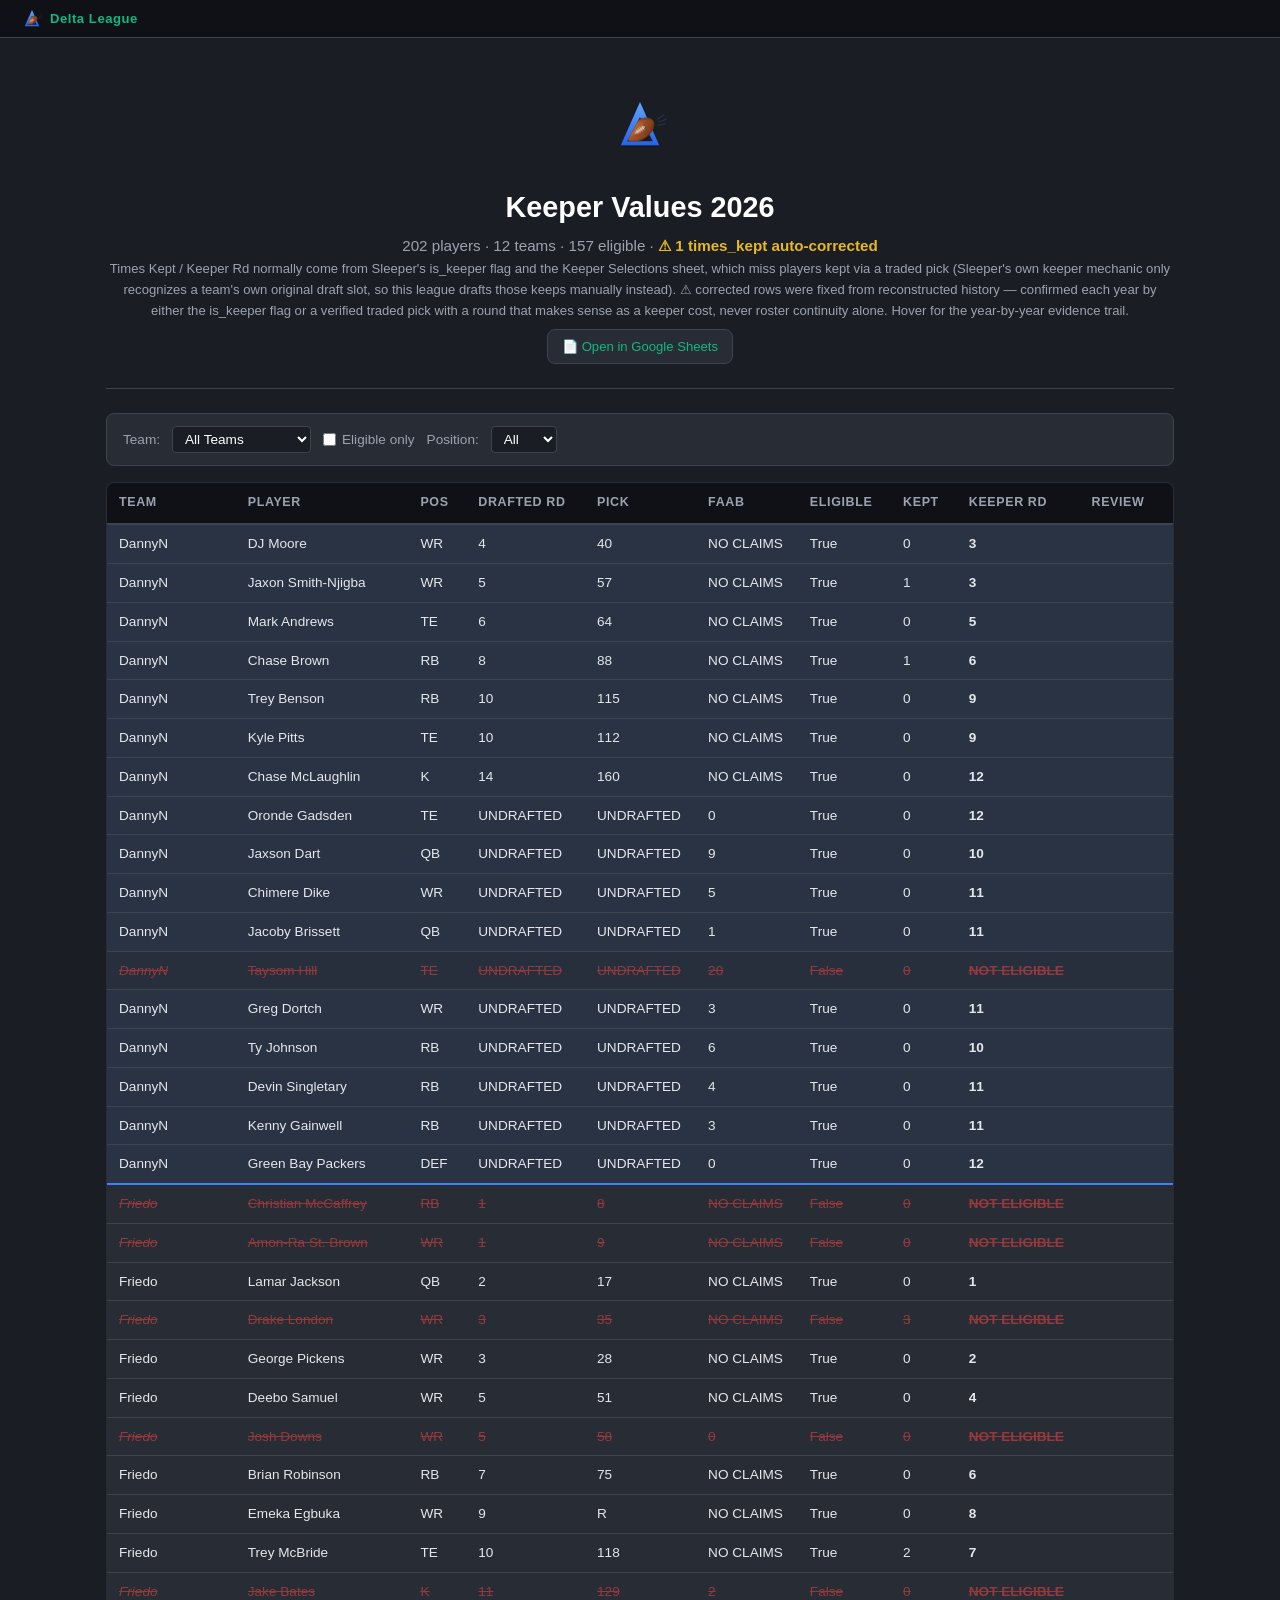
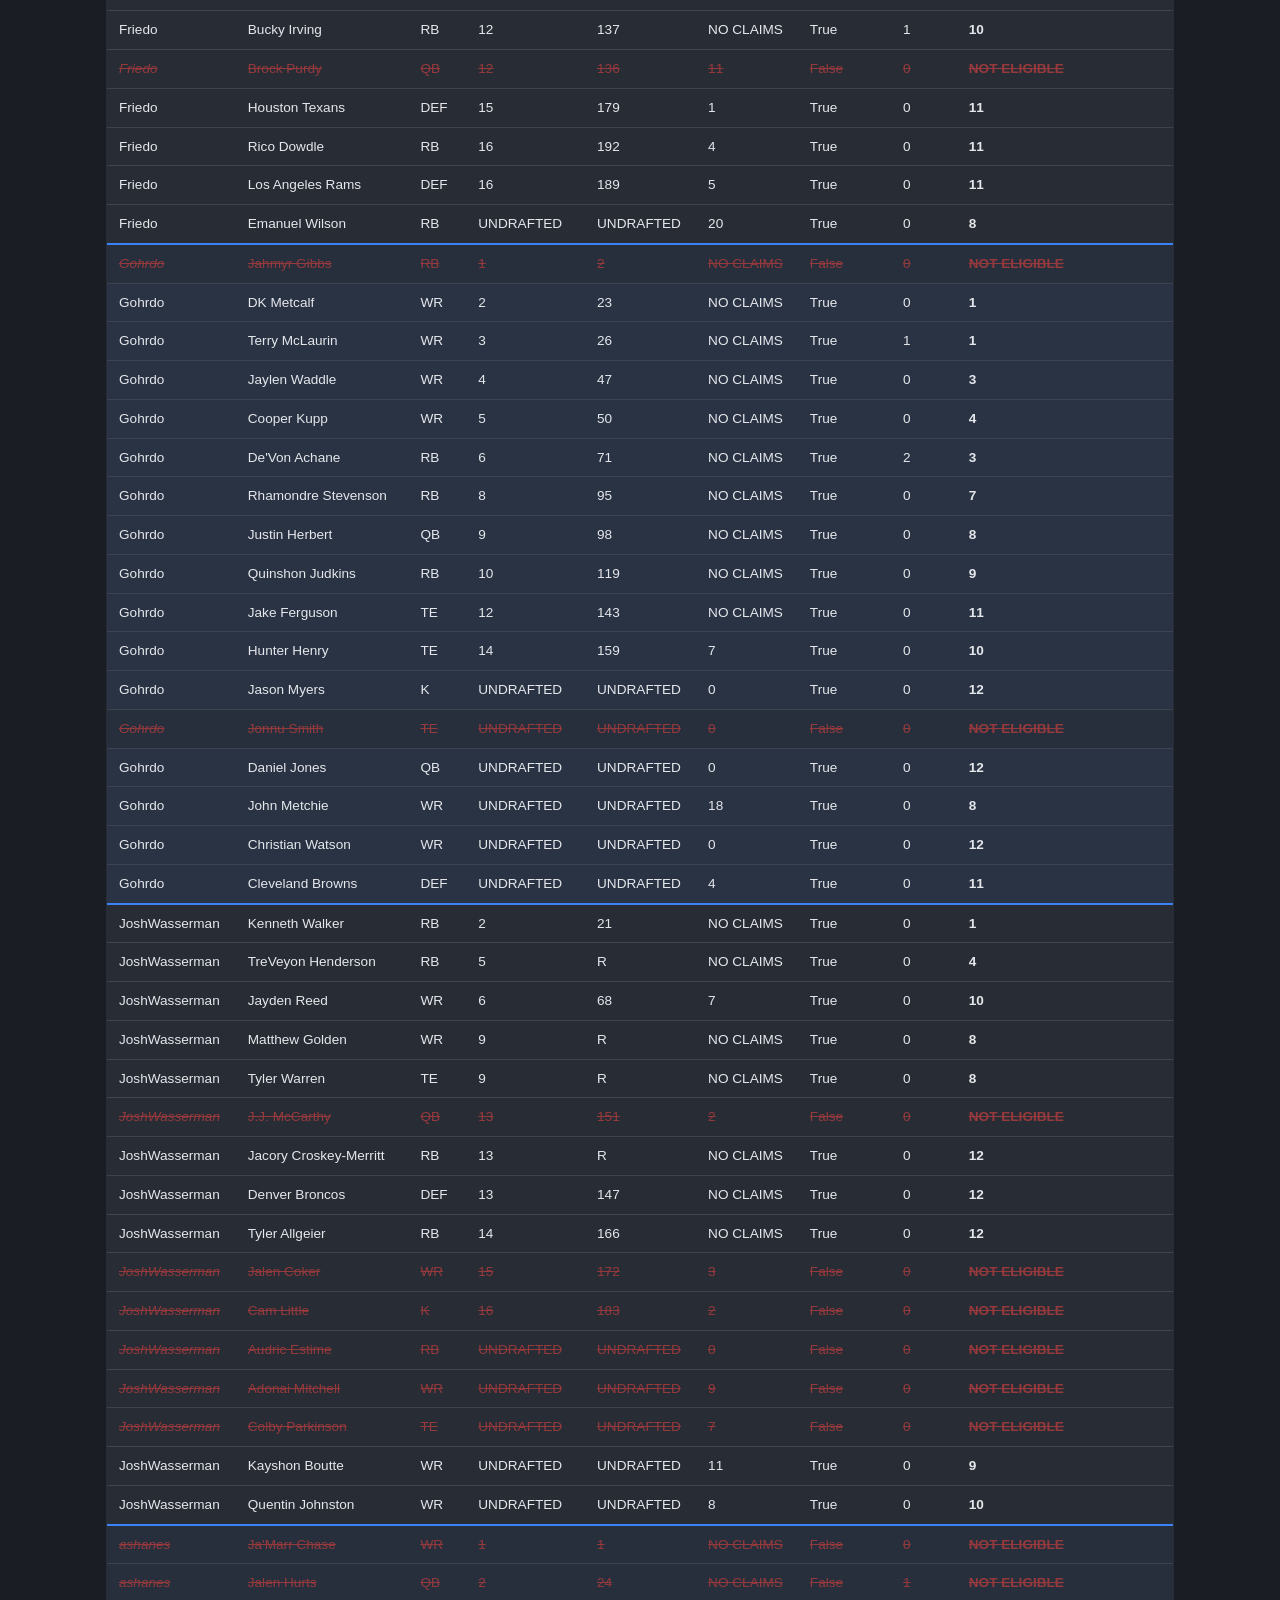
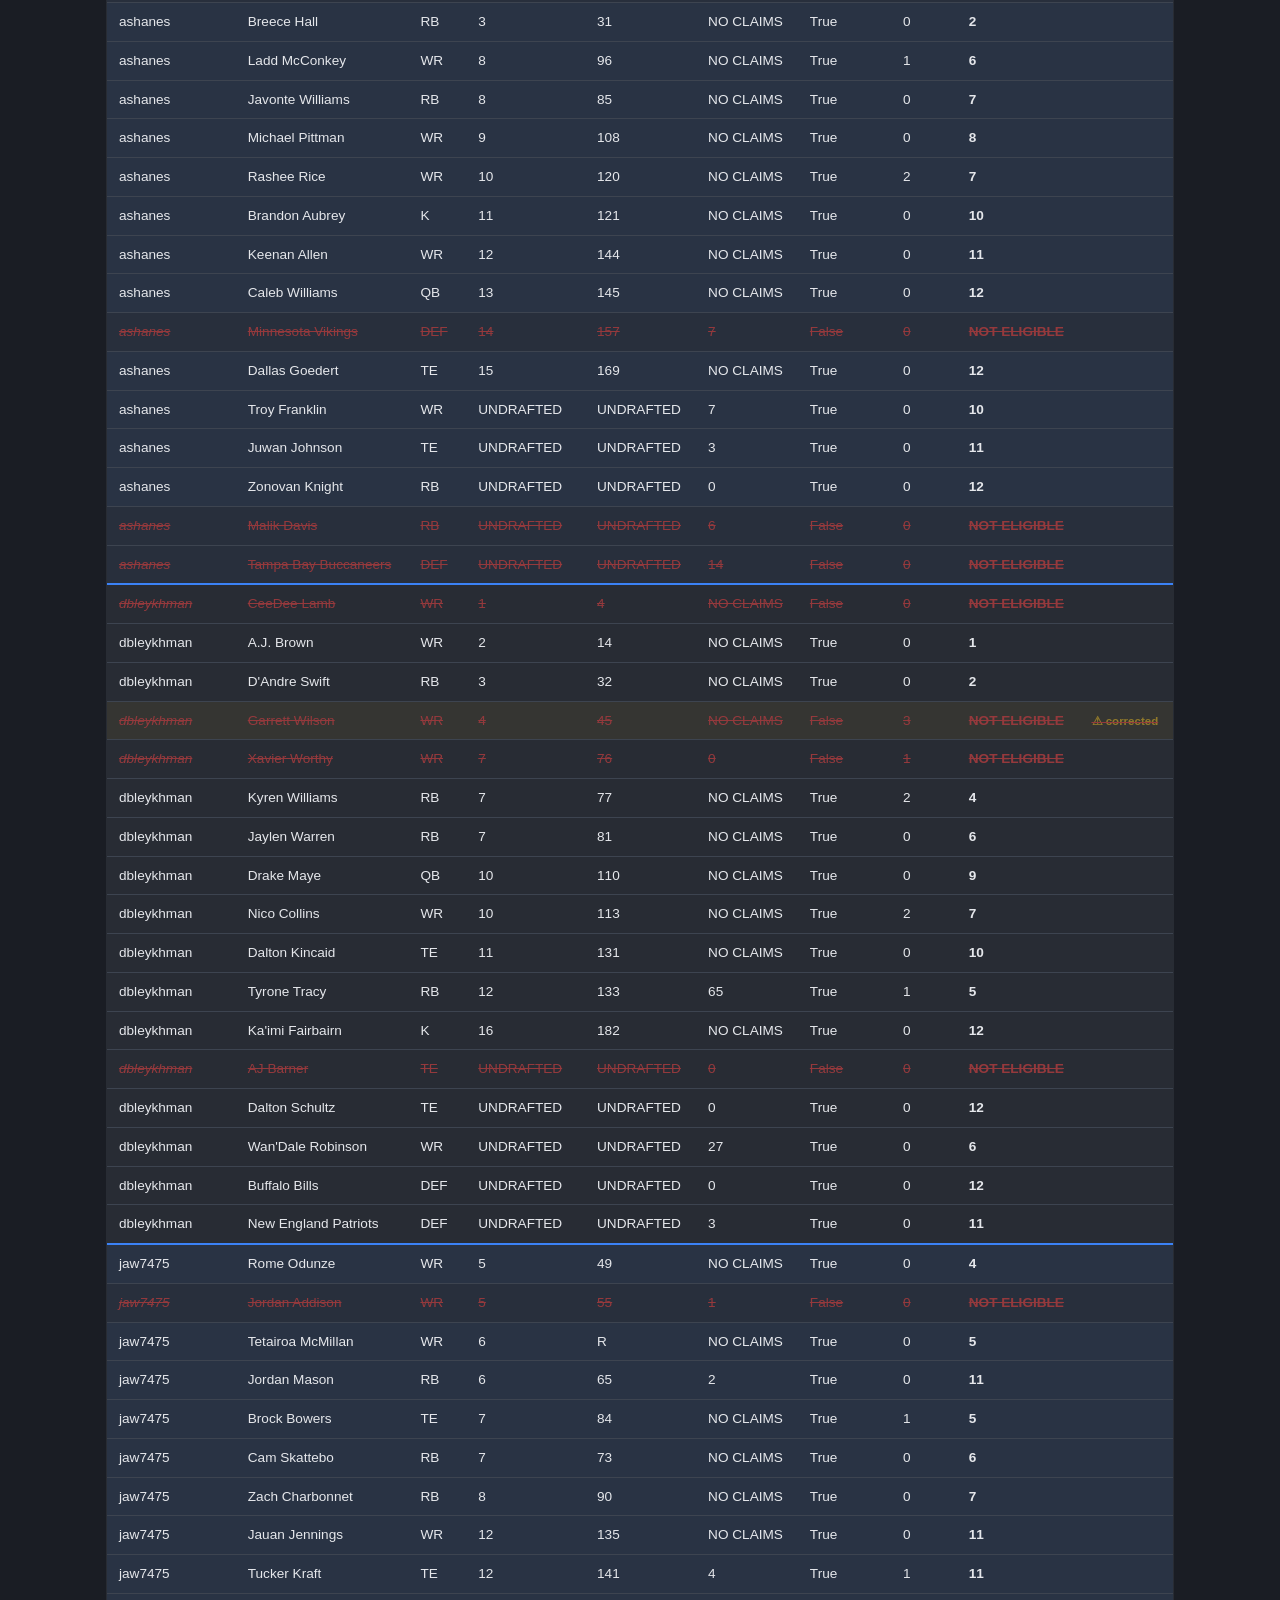
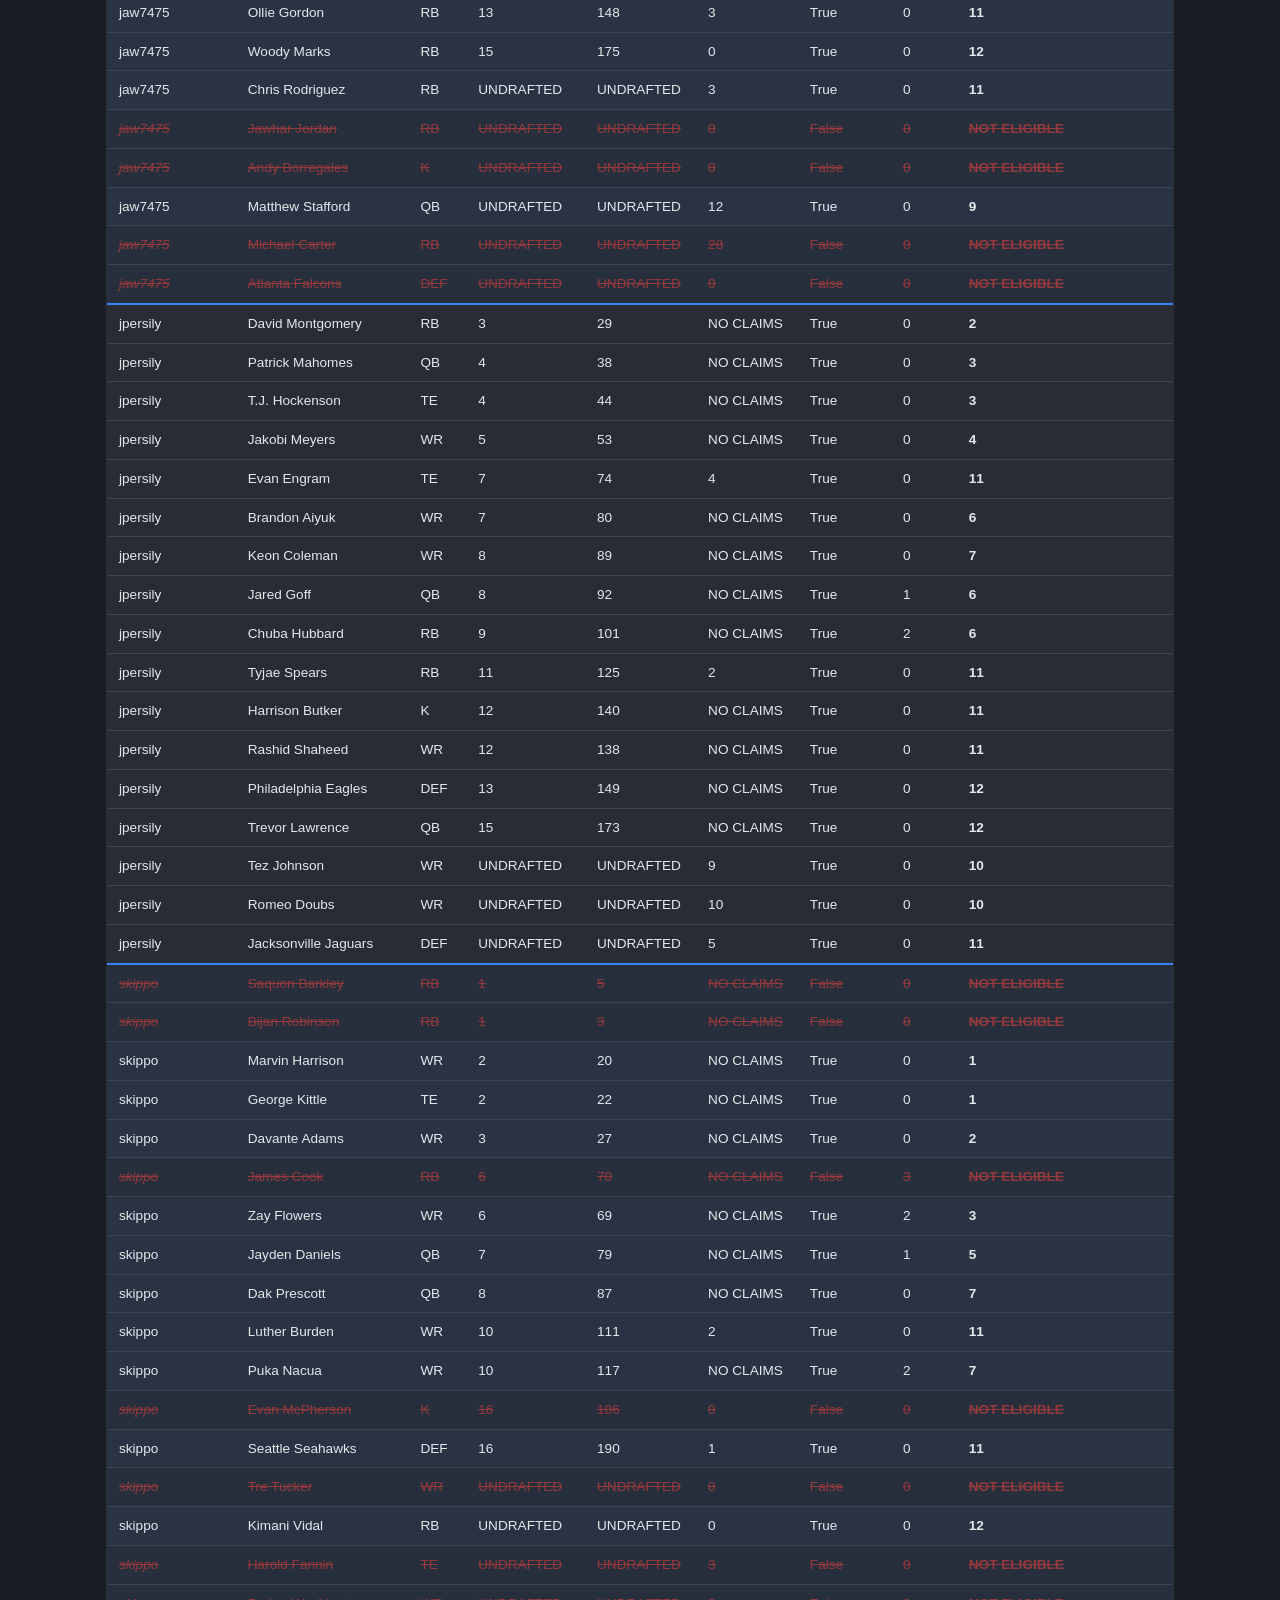
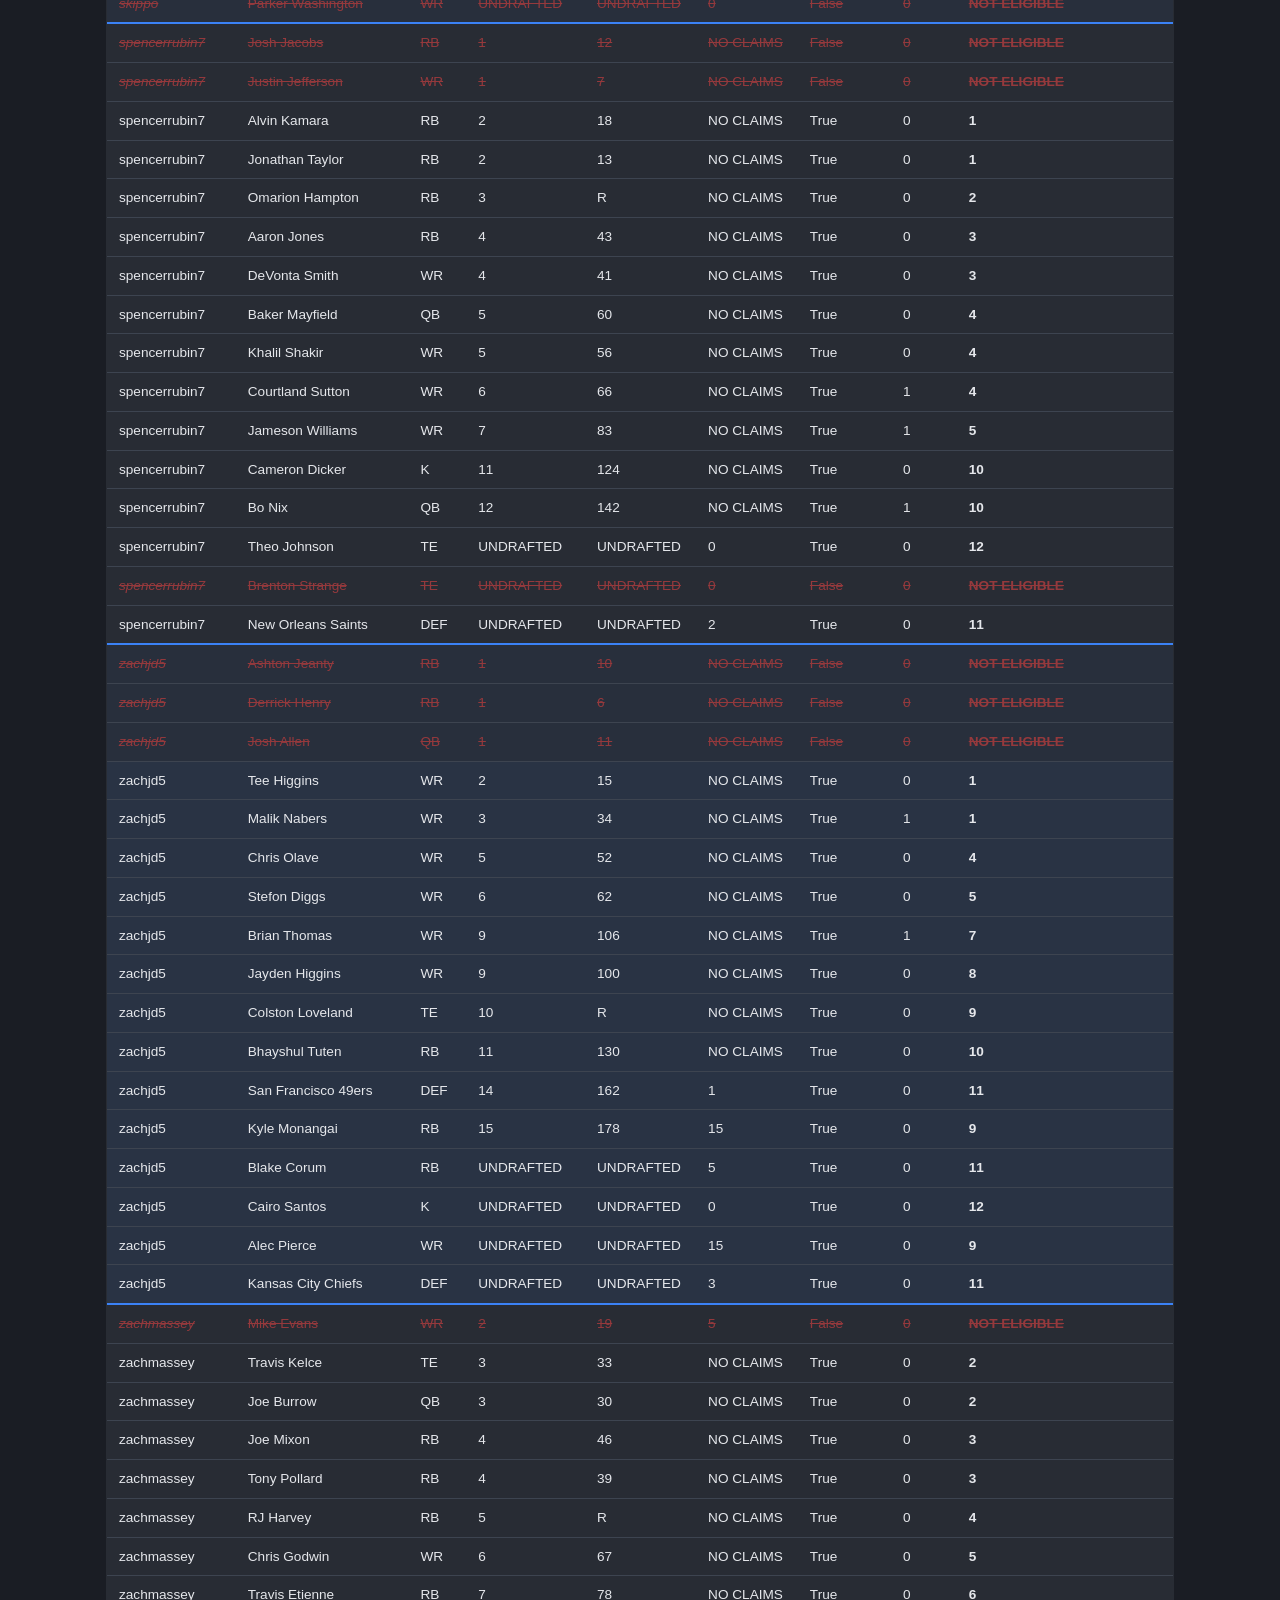
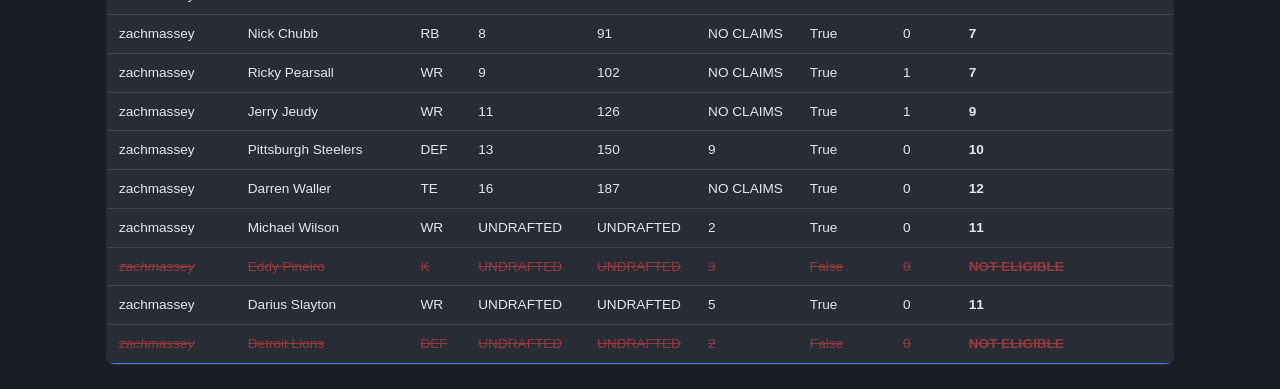
<file: keeper-values.html>
<!DOCTYPE html>
<html lang="en">
<head>
    <meta charset="UTF-8">
    <meta name="viewport" content="width=device-width, initial-scale=1.0">
    <meta property="og:title" content="Keeper Values 2026">
    <meta property="og:description" content="Full roster keeper values with filtering">
    <meta property="og:image" content="https://nachohead-mep.github.io/sleeper-keeper/images/og-default.png">
    <meta property="og:type" content="website">
    <meta name="twitter:card" content="summary_large_image">
    <meta name="twitter:title" content="Keeper Values 2026">
    <meta name="twitter:description" content="Full roster keeper values with filtering">
    <meta name="twitter:image" content="https://nachohead-mep.github.io/sleeper-keeper/images/og-default.png">
    <title>Keeper Values 2026</title>
    <link rel="stylesheet" href="style.css">
</head>
<body>
<nav class="site-nav">
    <a class="site-nav-home" href="index.html"><svg xmlns="http://www.w3.org/2000/svg" viewBox="0 0 200 200" width="24" height="24">
  <defs>
    <linearGradient id="ball" x1="0" y1="0" x2="1" y2="1">
      <stop offset="0%" stop-color="#C4742F"/>
      <stop offset="40%" stop-color="#A0522D"/>
      <stop offset="100%" stop-color="#6B3410"/>
    </linearGradient>
    <filter id="shadow" x="-20%" y="-20%" width="140%" height="140%">
      <feDropShadow dx="2" dy="3" stdDeviation="3" flood-color="#000" flood-opacity="0.4"/>
    </filter>
    <linearGradient id="deltaGrad" x1="0" y1="0" x2="0" y2="1">
      <stop offset="0%" stop-color="#60a5fa"/>
      <stop offset="100%" stop-color="#2563eb"/>
    </linearGradient>

    <!-- Clip: only show football inside the delta's inner triangle (the hole) -->
    <clipPath id="deltaHole">
      <path d="M100,72 L60,148 L140,148 Z"/>
    </clipPath>
    <clipPath id="exitTopLeft">
      <!-- Area below the delta's inner bottom edge only (bottom-left exit) -->
      <polygon points="0,148 60,148 0,200"/>
    </clipPath>
    <clipPath id="exitBottomRight">
      <!-- Area below and to the right of the delta's inner triangle -->
      <polygon points="200,0 100,72 140,148 200,200 200,0"/>
    </clipPath>
  </defs>

  <!-- Full delta drawn as one solid piece (back layer) -->
  <g filter="url(#shadow)">
    <!-- Outer triangle -->
    <path d="M100,25 L40,160 L160,160 Z" fill="url(#deltaGrad)"/>
    <!-- Inner cutout (matches background) -->
    <path d="M100,72 L60,148 L140,148 Z" fill="#1a1d24"/>
  </g>

  <!-- Football - clipped to only show through the delta's hole -->
  <g clip-path="url(#deltaHole)">
    <g transform="translate(100, 112) rotate(-35)" filter="url(#shadow)">
      <ellipse cx="0" cy="0" rx="50" ry="30" fill="url(#ball)" stroke="#5C2D06" stroke-width="1.5"/>
      <ellipse cx="-10" cy="-10" rx="32" ry="15" fill="#C4742F" opacity="0.4"/>
      <line x1="-18" y1="0" x2="18" y2="0" stroke="white" stroke-width="2.5" stroke-linecap="round"/>
      <line x1="-10" y1="-6" x2="-10" y2="6" stroke="white" stroke-width="1.8" stroke-linecap="round"/>
      <line x1="-3" y1="-7" x2="-3" y2="7" stroke="white" stroke-width="1.8" stroke-linecap="round"/>
      <line x1="4" y1="-7" x2="4" y2="7" stroke="white" stroke-width="1.8" stroke-linecap="round"/>
      <line x1="11" y1="-6" x2="11" y2="6" stroke="white" stroke-width="1.8" stroke-linecap="round"/>
      <path d="M-46,-8 Q-26,-28 0,-30 Q26,-28 46,-8" fill="none" stroke="#5C2D06" stroke-width="1.2"/>
      <path d="M-46,8 Q-26,28 0,30 Q26,28 46,8" fill="none" stroke="#5C2D06" stroke-width="1.2"/>
    </g>
  </g>

  <!-- Football poking out bottom-left (in front of delta) -->
  <g clip-path="url(#exitTopLeft)">
    <g transform="translate(100, 112) rotate(-35)">
      <ellipse cx="0" cy="0" rx="50" ry="30" fill="url(#ball)" stroke="#5C2D06" stroke-width="1.5"/>
      <ellipse cx="-10" cy="-10" rx="32" ry="15" fill="#C4742F" opacity="0.4"/>
      <line x1="-18" y1="0" x2="18" y2="0" stroke="white" stroke-width="2.5" stroke-linecap="round"/>
      <line x1="-10" y1="-6" x2="-10" y2="6" stroke="white" stroke-width="1.8" stroke-linecap="round"/>
      <line x1="-3" y1="-7" x2="-3" y2="7" stroke="white" stroke-width="1.8" stroke-linecap="round"/>
      <line x1="4" y1="-7" x2="4" y2="7" stroke="white" stroke-width="1.8" stroke-linecap="round"/>
      <line x1="11" y1="-6" x2="11" y2="6" stroke="white" stroke-width="1.8" stroke-linecap="round"/>
      <path d="M-46,-8 Q-26,-28 0,-30 Q26,-28 46,-8" fill="none" stroke="#5C2D06" stroke-width="1.2"/>
      <path d="M-46,8 Q-26,28 0,30 Q26,28 46,8" fill="none" stroke="#5C2D06" stroke-width="1.2"/>
    </g>
  </g>

  <!-- Football poking out bottom-right (in front of delta) -->
  <g clip-path="url(#exitBottomRight)">
    <g transform="translate(100, 112) rotate(-35)">
      <ellipse cx="0" cy="0" rx="50" ry="30" fill="url(#ball)" stroke="#5C2D06" stroke-width="1.5"/>
      <ellipse cx="-10" cy="-10" rx="32" ry="15" fill="#C4742F" opacity="0.4"/>
      <line x1="-18" y1="0" x2="18" y2="0" stroke="white" stroke-width="2.5" stroke-linecap="round"/>
      <line x1="-10" y1="-6" x2="-10" y2="6" stroke="white" stroke-width="1.8" stroke-linecap="round"/>
      <line x1="-3" y1="-7" x2="-3" y2="7" stroke="white" stroke-width="1.8" stroke-linecap="round"/>
      <line x1="4" y1="-7" x2="4" y2="7" stroke="white" stroke-width="1.8" stroke-linecap="round"/>
      <line x1="11" y1="-6" x2="11" y2="6" stroke="white" stroke-width="1.8" stroke-linecap="round"/>
      <path d="M-46,-8 Q-26,-28 0,-30 Q26,-28 46,-8" fill="none" stroke="#5C2D06" stroke-width="1.2"/>
      <path d="M-46,8 Q-26,28 0,30 Q26,28 46,8" fill="none" stroke="#5C2D06" stroke-width="1.2"/>
    </g>
  </g>

  <!-- Motion lines -->
  <g opacity="0.3" stroke="#60a5fa" stroke-width="2" stroke-linecap="round">
    <line x1="155" y1="78" x2="175" y2="65"/>
    <line x1="158" y1="88" x2="182" y2="79"/>
    <line x1="156" y1="98" x2="178" y2="93"/>
  </g>
</svg>
 Delta League</a>
</nav>
<div class="container">
    <div class="page-header">
        <div class="page-header-icon"><svg xmlns="http://www.w3.org/2000/svg" viewBox="0 0 200 200" width="64" height="64">
  <defs>
    <linearGradient id="ball" x1="0" y1="0" x2="1" y2="1">
      <stop offset="0%" stop-color="#C4742F"/>
      <stop offset="40%" stop-color="#A0522D"/>
      <stop offset="100%" stop-color="#6B3410"/>
    </linearGradient>
    <filter id="shadow" x="-20%" y="-20%" width="140%" height="140%">
      <feDropShadow dx="2" dy="3" stdDeviation="3" flood-color="#000" flood-opacity="0.4"/>
    </filter>
    <linearGradient id="deltaGrad" x1="0" y1="0" x2="0" y2="1">
      <stop offset="0%" stop-color="#60a5fa"/>
      <stop offset="100%" stop-color="#2563eb"/>
    </linearGradient>

    <!-- Clip: only show football inside the delta's inner triangle (the hole) -->
    <clipPath id="deltaHole">
      <path d="M100,72 L60,148 L140,148 Z"/>
    </clipPath>
    <clipPath id="exitTopLeft">
      <!-- Area below the delta's inner bottom edge only (bottom-left exit) -->
      <polygon points="0,148 60,148 0,200"/>
    </clipPath>
    <clipPath id="exitBottomRight">
      <!-- Area below and to the right of the delta's inner triangle -->
      <polygon points="200,0 100,72 140,148 200,200 200,0"/>
    </clipPath>
  </defs>

  <!-- Full delta drawn as one solid piece (back layer) -->
  <g filter="url(#shadow)">
    <!-- Outer triangle -->
    <path d="M100,25 L40,160 L160,160 Z" fill="url(#deltaGrad)"/>
    <!-- Inner cutout (matches background) -->
    <path d="M100,72 L60,148 L140,148 Z" fill="#1a1d24"/>
  </g>

  <!-- Football - clipped to only show through the delta's hole -->
  <g clip-path="url(#deltaHole)">
    <g transform="translate(100, 112) rotate(-35)" filter="url(#shadow)">
      <ellipse cx="0" cy="0" rx="50" ry="30" fill="url(#ball)" stroke="#5C2D06" stroke-width="1.5"/>
      <ellipse cx="-10" cy="-10" rx="32" ry="15" fill="#C4742F" opacity="0.4"/>
      <line x1="-18" y1="0" x2="18" y2="0" stroke="white" stroke-width="2.5" stroke-linecap="round"/>
      <line x1="-10" y1="-6" x2="-10" y2="6" stroke="white" stroke-width="1.8" stroke-linecap="round"/>
      <line x1="-3" y1="-7" x2="-3" y2="7" stroke="white" stroke-width="1.8" stroke-linecap="round"/>
      <line x1="4" y1="-7" x2="4" y2="7" stroke="white" stroke-width="1.8" stroke-linecap="round"/>
      <line x1="11" y1="-6" x2="11" y2="6" stroke="white" stroke-width="1.8" stroke-linecap="round"/>
      <path d="M-46,-8 Q-26,-28 0,-30 Q26,-28 46,-8" fill="none" stroke="#5C2D06" stroke-width="1.2"/>
      <path d="M-46,8 Q-26,28 0,30 Q26,28 46,8" fill="none" stroke="#5C2D06" stroke-width="1.2"/>
    </g>
  </g>

  <!-- Football poking out bottom-left (in front of delta) -->
  <g clip-path="url(#exitTopLeft)">
    <g transform="translate(100, 112) rotate(-35)">
      <ellipse cx="0" cy="0" rx="50" ry="30" fill="url(#ball)" stroke="#5C2D06" stroke-width="1.5"/>
      <ellipse cx="-10" cy="-10" rx="32" ry="15" fill="#C4742F" opacity="0.4"/>
      <line x1="-18" y1="0" x2="18" y2="0" stroke="white" stroke-width="2.5" stroke-linecap="round"/>
      <line x1="-10" y1="-6" x2="-10" y2="6" stroke="white" stroke-width="1.8" stroke-linecap="round"/>
      <line x1="-3" y1="-7" x2="-3" y2="7" stroke="white" stroke-width="1.8" stroke-linecap="round"/>
      <line x1="4" y1="-7" x2="4" y2="7" stroke="white" stroke-width="1.8" stroke-linecap="round"/>
      <line x1="11" y1="-6" x2="11" y2="6" stroke="white" stroke-width="1.8" stroke-linecap="round"/>
      <path d="M-46,-8 Q-26,-28 0,-30 Q26,-28 46,-8" fill="none" stroke="#5C2D06" stroke-width="1.2"/>
      <path d="M-46,8 Q-26,28 0,30 Q26,28 46,8" fill="none" stroke="#5C2D06" stroke-width="1.2"/>
    </g>
  </g>

  <!-- Football poking out bottom-right (in front of delta) -->
  <g clip-path="url(#exitBottomRight)">
    <g transform="translate(100, 112) rotate(-35)">
      <ellipse cx="0" cy="0" rx="50" ry="30" fill="url(#ball)" stroke="#5C2D06" stroke-width="1.5"/>
      <ellipse cx="-10" cy="-10" rx="32" ry="15" fill="#C4742F" opacity="0.4"/>
      <line x1="-18" y1="0" x2="18" y2="0" stroke="white" stroke-width="2.5" stroke-linecap="round"/>
      <line x1="-10" y1="-6" x2="-10" y2="6" stroke="white" stroke-width="1.8" stroke-linecap="round"/>
      <line x1="-3" y1="-7" x2="-3" y2="7" stroke="white" stroke-width="1.8" stroke-linecap="round"/>
      <line x1="4" y1="-7" x2="4" y2="7" stroke="white" stroke-width="1.8" stroke-linecap="round"/>
      <line x1="11" y1="-6" x2="11" y2="6" stroke="white" stroke-width="1.8" stroke-linecap="round"/>
      <path d="M-46,-8 Q-26,-28 0,-30 Q26,-28 46,-8" fill="none" stroke="#5C2D06" stroke-width="1.2"/>
      <path d="M-46,8 Q-26,28 0,30 Q26,28 46,8" fill="none" stroke="#5C2D06" stroke-width="1.2"/>
    </g>
  </g>

  <!-- Motion lines -->
  <g opacity="0.3" stroke="#60a5fa" stroke-width="2" stroke-linecap="round">
    <line x1="155" y1="78" x2="175" y2="65"/>
    <line x1="158" y1="88" x2="182" y2="79"/>
    <line x1="156" y1="98" x2="178" y2="93"/>
  </g>
</svg>
</div>
        <h1>Keeper Values 2026</h1>
        <p class="subtitle">202 players &middot; 12 teams &middot; 157 eligible &middot; <span class="review-badge-inline">&#9888; 1 times_kept auto-corrected</span></p>
        <p class="subtitle" style="font-size:0.82rem;">Times Kept / Keeper Rd normally come from Sleeper's is_keeper
            flag and the Keeper Selections sheet, which miss players kept via a traded pick (Sleeper's own keeper
            mechanic only recognizes a team's own original draft slot, so this league drafts those keeps manually
            instead). &#9888; corrected rows were fixed from reconstructed history &mdash; confirmed each year by
            either the is_keeper flag or a verified traded pick with a round that makes sense as a keeper cost, never
            roster continuity alone. Hover for the year-by-year evidence trail.</p>
        <a class="sheet-link" href="https://docs.google.com/spreadsheets/d/1BDMxK_aXO3uRSkIEHr6oDowLUvqWCQd5vxkmanFcRPU/edit" target="_blank">&#128196; Open in Google Sheets</a>
    </div>

    <div class="filter-bar">
        <label for="team-filter">Team:</label>
        <select id="team-filter">
            <option value="">All Teams</option>
            <option value="DannyN">DannyN</option><option value="Friedo">Friedo</option><option value="Gohrdo">Gohrdo</option><option value="JoshWasserman">JoshWasserman</option><option value="ashanes">ashanes</option><option value="dbleykhman">dbleykhman</option><option value="jaw7475">jaw7475</option><option value="jpersily">jpersily</option><option value="skippo">skippo</option><option value="spencerrubin7">spencerrubin7</option><option value="zachjd5">zachjd5</option><option value="zachmassey">zachmassey</option>
        </select>
        <label class="toggle-label">
            <input type="checkbox" id="eligible-toggle"> Eligible only
        </label>
        <label for="pos-filter">Position:</label>
        <select id="pos-filter">
            <option value="">All</option>
            <option value="QB">QB</option>
            <option value="RB">RB</option>
            <option value="WR">WR</option>
            <option value="TE">TE</option>
            <option value="K">K</option>
            <option value="DEF">DEF</option>
        </select>
    </div>

    <table class="data-table" id="keeper-table">
        <thead><tr>
            <th data-col="0">Team <span class="sort-arrow"></span></th>
            <th data-col="1">Player <span class="sort-arrow"></span></th>
            <th data-col="2">Pos <span class="sort-arrow"></span></th>
            <th data-col="3">Drafted Rd <span class="sort-arrow"></span></th>
            <th data-col="4" class="col-hide-mobile">Pick <span class="sort-arrow"></span></th>
            <th data-col="5" class="col-hide-mobile">FAAB <span class="sort-arrow"></span></th>
            <th data-col="6">Eligible <span class="sort-arrow"></span></th>
            <th data-col="7">Kept <span class="sort-arrow"></span></th>
            <th data-col="8">Keeper Rd <span class="sort-arrow"></span></th>
            <th data-col="9">Review <span class="sort-arrow"></span></th>
        </tr></thead>
        <tbody>
<tr data-team="DannyN" data-eligible="true">
    <td>DannyN</td>
    <td>DJ Moore</td>
    <td>WR</td>
    <td>4</td>
    <td class="col-hide-mobile">40</td>
    <td class="col-hide-mobile">NO CLAIMS</td>
    <td>True</td>
    <td>0</td>
    <td><strong>3</strong></td>
    <td></td>
</tr><tr data-team="DannyN" data-eligible="true">
    <td>DannyN</td>
    <td>Jaxon Smith-Njigba</td>
    <td>WR</td>
    <td>5</td>
    <td class="col-hide-mobile">57</td>
    <td class="col-hide-mobile">NO CLAIMS</td>
    <td>True</td>
    <td>1</td>
    <td><strong>3</strong></td>
    <td></td>
</tr><tr data-team="DannyN" data-eligible="true">
    <td>DannyN</td>
    <td>Mark Andrews</td>
    <td>TE</td>
    <td>6</td>
    <td class="col-hide-mobile">64</td>
    <td class="col-hide-mobile">NO CLAIMS</td>
    <td>True</td>
    <td>0</td>
    <td><strong>5</strong></td>
    <td></td>
</tr><tr data-team="DannyN" data-eligible="true">
    <td>DannyN</td>
    <td>Chase Brown</td>
    <td>RB</td>
    <td>8</td>
    <td class="col-hide-mobile">88</td>
    <td class="col-hide-mobile">NO CLAIMS</td>
    <td>True</td>
    <td>1</td>
    <td><strong>6</strong></td>
    <td></td>
</tr><tr data-team="DannyN" data-eligible="true">
    <td>DannyN</td>
    <td>Trey Benson</td>
    <td>RB</td>
    <td>10</td>
    <td class="col-hide-mobile">115</td>
    <td class="col-hide-mobile">NO CLAIMS</td>
    <td>True</td>
    <td>0</td>
    <td><strong>9</strong></td>
    <td></td>
</tr><tr data-team="DannyN" data-eligible="true">
    <td>DannyN</td>
    <td>Kyle Pitts</td>
    <td>TE</td>
    <td>10</td>
    <td class="col-hide-mobile">112</td>
    <td class="col-hide-mobile">NO CLAIMS</td>
    <td>True</td>
    <td>0</td>
    <td><strong>9</strong></td>
    <td></td>
</tr><tr data-team="DannyN" data-eligible="true">
    <td>DannyN</td>
    <td>Chase McLaughlin</td>
    <td>K</td>
    <td>14</td>
    <td class="col-hide-mobile">160</td>
    <td class="col-hide-mobile">NO CLAIMS</td>
    <td>True</td>
    <td>0</td>
    <td><strong>12</strong></td>
    <td></td>
</tr><tr data-team="DannyN" data-eligible="true">
    <td>DannyN</td>
    <td>Oronde Gadsden</td>
    <td>TE</td>
    <td>UNDRAFTED</td>
    <td class="col-hide-mobile">UNDRAFTED</td>
    <td class="col-hide-mobile">0</td>
    <td>True</td>
    <td>0</td>
    <td><strong>12</strong></td>
    <td></td>
</tr><tr data-team="DannyN" data-eligible="true">
    <td>DannyN</td>
    <td>Jaxson Dart</td>
    <td>QB</td>
    <td>UNDRAFTED</td>
    <td class="col-hide-mobile">UNDRAFTED</td>
    <td class="col-hide-mobile">9</td>
    <td>True</td>
    <td>0</td>
    <td><strong>10</strong></td>
    <td></td>
</tr><tr data-team="DannyN" data-eligible="true">
    <td>DannyN</td>
    <td>Chimere Dike</td>
    <td>WR</td>
    <td>UNDRAFTED</td>
    <td class="col-hide-mobile">UNDRAFTED</td>
    <td class="col-hide-mobile">5</td>
    <td>True</td>
    <td>0</td>
    <td><strong>11</strong></td>
    <td></td>
</tr><tr data-team="DannyN" data-eligible="true">
    <td>DannyN</td>
    <td>Jacoby Brissett</td>
    <td>QB</td>
    <td>UNDRAFTED</td>
    <td class="col-hide-mobile">UNDRAFTED</td>
    <td class="col-hide-mobile">1</td>
    <td>True</td>
    <td>0</td>
    <td><strong>11</strong></td>
    <td></td>
</tr><tr class="ineligible" data-team="DannyN" data-eligible="false">
    <td>DannyN</td>
    <td>Taysom Hill</td>
    <td>TE</td>
    <td>UNDRAFTED</td>
    <td class="col-hide-mobile">UNDRAFTED</td>
    <td class="col-hide-mobile">20</td>
    <td>False</td>
    <td>0</td>
    <td><strong>NOT ELIGIBLE</strong></td>
    <td></td>
</tr><tr data-team="DannyN" data-eligible="true">
    <td>DannyN</td>
    <td>Greg Dortch</td>
    <td>WR</td>
    <td>UNDRAFTED</td>
    <td class="col-hide-mobile">UNDRAFTED</td>
    <td class="col-hide-mobile">3</td>
    <td>True</td>
    <td>0</td>
    <td><strong>11</strong></td>
    <td></td>
</tr><tr data-team="DannyN" data-eligible="true">
    <td>DannyN</td>
    <td>Ty Johnson</td>
    <td>RB</td>
    <td>UNDRAFTED</td>
    <td class="col-hide-mobile">UNDRAFTED</td>
    <td class="col-hide-mobile">6</td>
    <td>True</td>
    <td>0</td>
    <td><strong>10</strong></td>
    <td></td>
</tr><tr data-team="DannyN" data-eligible="true">
    <td>DannyN</td>
    <td>Devin Singletary</td>
    <td>RB</td>
    <td>UNDRAFTED</td>
    <td class="col-hide-mobile">UNDRAFTED</td>
    <td class="col-hide-mobile">4</td>
    <td>True</td>
    <td>0</td>
    <td><strong>11</strong></td>
    <td></td>
</tr><tr data-team="DannyN" data-eligible="true">
    <td>DannyN</td>
    <td>Kenny Gainwell</td>
    <td>RB</td>
    <td>UNDRAFTED</td>
    <td class="col-hide-mobile">UNDRAFTED</td>
    <td class="col-hide-mobile">3</td>
    <td>True</td>
    <td>0</td>
    <td><strong>11</strong></td>
    <td></td>
</tr><tr data-team="DannyN" data-eligible="true">
    <td>DannyN</td>
    <td>Green Bay Packers</td>
    <td>DEF</td>
    <td>UNDRAFTED</td>
    <td class="col-hide-mobile">UNDRAFTED</td>
    <td class="col-hide-mobile">0</td>
    <td>True</td>
    <td>0</td>
    <td><strong>12</strong></td>
    <td></td>
</tr><tr class="ineligible" data-team="Friedo" data-eligible="false">
    <td>Friedo</td>
    <td>Christian McCaffrey</td>
    <td>RB</td>
    <td>1</td>
    <td class="col-hide-mobile">8</td>
    <td class="col-hide-mobile">NO CLAIMS</td>
    <td>False</td>
    <td>0</td>
    <td><strong>NOT ELIGIBLE</strong></td>
    <td></td>
</tr><tr class="ineligible" data-team="Friedo" data-eligible="false">
    <td>Friedo</td>
    <td>Amon-Ra St. Brown</td>
    <td>WR</td>
    <td>1</td>
    <td class="col-hide-mobile">9</td>
    <td class="col-hide-mobile">NO CLAIMS</td>
    <td>False</td>
    <td>0</td>
    <td><strong>NOT ELIGIBLE</strong></td>
    <td></td>
</tr><tr data-team="Friedo" data-eligible="true">
    <td>Friedo</td>
    <td>Lamar Jackson</td>
    <td>QB</td>
    <td>2</td>
    <td class="col-hide-mobile">17</td>
    <td class="col-hide-mobile">NO CLAIMS</td>
    <td>True</td>
    <td>0</td>
    <td><strong>1</strong></td>
    <td></td>
</tr><tr class="ineligible" data-team="Friedo" data-eligible="false">
    <td>Friedo</td>
    <td>Drake London</td>
    <td>WR</td>
    <td>3</td>
    <td class="col-hide-mobile">35</td>
    <td class="col-hide-mobile">NO CLAIMS</td>
    <td>False</td>
    <td>3</td>
    <td><strong>NOT ELIGIBLE</strong></td>
    <td></td>
</tr><tr data-team="Friedo" data-eligible="true">
    <td>Friedo</td>
    <td>George Pickens</td>
    <td>WR</td>
    <td>3</td>
    <td class="col-hide-mobile">28</td>
    <td class="col-hide-mobile">NO CLAIMS</td>
    <td>True</td>
    <td>0</td>
    <td><strong>2</strong></td>
    <td></td>
</tr><tr data-team="Friedo" data-eligible="true">
    <td>Friedo</td>
    <td>Deebo Samuel</td>
    <td>WR</td>
    <td>5</td>
    <td class="col-hide-mobile">51</td>
    <td class="col-hide-mobile">NO CLAIMS</td>
    <td>True</td>
    <td>0</td>
    <td><strong>4</strong></td>
    <td></td>
</tr><tr class="ineligible" data-team="Friedo" data-eligible="false">
    <td>Friedo</td>
    <td>Josh Downs</td>
    <td>WR</td>
    <td>5</td>
    <td class="col-hide-mobile">58</td>
    <td class="col-hide-mobile">0</td>
    <td>False</td>
    <td>0</td>
    <td><strong>NOT ELIGIBLE</strong></td>
    <td></td>
</tr><tr data-team="Friedo" data-eligible="true">
    <td>Friedo</td>
    <td>Brian Robinson</td>
    <td>RB</td>
    <td>7</td>
    <td class="col-hide-mobile">75</td>
    <td class="col-hide-mobile">NO CLAIMS</td>
    <td>True</td>
    <td>0</td>
    <td><strong>6</strong></td>
    <td></td>
</tr><tr data-team="Friedo" data-eligible="true">
    <td>Friedo</td>
    <td>Emeka Egbuka</td>
    <td>WR</td>
    <td>9</td>
    <td class="col-hide-mobile">R</td>
    <td class="col-hide-mobile">NO CLAIMS</td>
    <td>True</td>
    <td>0</td>
    <td><strong>8</strong></td>
    <td></td>
</tr><tr data-team="Friedo" data-eligible="true">
    <td>Friedo</td>
    <td>Trey McBride</td>
    <td>TE</td>
    <td>10</td>
    <td class="col-hide-mobile">118</td>
    <td class="col-hide-mobile">NO CLAIMS</td>
    <td>True</td>
    <td>2</td>
    <td><strong>7</strong></td>
    <td></td>
</tr><tr class="ineligible" data-team="Friedo" data-eligible="false">
    <td>Friedo</td>
    <td>Jake Bates</td>
    <td>K</td>
    <td>11</td>
    <td class="col-hide-mobile">129</td>
    <td class="col-hide-mobile">2</td>
    <td>False</td>
    <td>0</td>
    <td><strong>NOT ELIGIBLE</strong></td>
    <td></td>
</tr><tr data-team="Friedo" data-eligible="true">
    <td>Friedo</td>
    <td>Bucky Irving</td>
    <td>RB</td>
    <td>12</td>
    <td class="col-hide-mobile">137</td>
    <td class="col-hide-mobile">NO CLAIMS</td>
    <td>True</td>
    <td>1</td>
    <td><strong>10</strong></td>
    <td></td>
</tr><tr class="ineligible" data-team="Friedo" data-eligible="false">
    <td>Friedo</td>
    <td>Brock Purdy</td>
    <td>QB</td>
    <td>12</td>
    <td class="col-hide-mobile">136</td>
    <td class="col-hide-mobile">11</td>
    <td>False</td>
    <td>0</td>
    <td><strong>NOT ELIGIBLE</strong></td>
    <td></td>
</tr><tr data-team="Friedo" data-eligible="true">
    <td>Friedo</td>
    <td>Houston Texans</td>
    <td>DEF</td>
    <td>15</td>
    <td class="col-hide-mobile">179</td>
    <td class="col-hide-mobile">1</td>
    <td>True</td>
    <td>0</td>
    <td><strong>11</strong></td>
    <td></td>
</tr><tr data-team="Friedo" data-eligible="true">
    <td>Friedo</td>
    <td>Rico Dowdle</td>
    <td>RB</td>
    <td>16</td>
    <td class="col-hide-mobile">192</td>
    <td class="col-hide-mobile">4</td>
    <td>True</td>
    <td>0</td>
    <td><strong>11</strong></td>
    <td></td>
</tr><tr data-team="Friedo" data-eligible="true">
    <td>Friedo</td>
    <td>Los Angeles Rams</td>
    <td>DEF</td>
    <td>16</td>
    <td class="col-hide-mobile">189</td>
    <td class="col-hide-mobile">5</td>
    <td>True</td>
    <td>0</td>
    <td><strong>11</strong></td>
    <td></td>
</tr><tr data-team="Friedo" data-eligible="true">
    <td>Friedo</td>
    <td>Emanuel Wilson</td>
    <td>RB</td>
    <td>UNDRAFTED</td>
    <td class="col-hide-mobile">UNDRAFTED</td>
    <td class="col-hide-mobile">20</td>
    <td>True</td>
    <td>0</td>
    <td><strong>8</strong></td>
    <td></td>
</tr><tr class="ineligible" data-team="Gohrdo" data-eligible="false">
    <td>Gohrdo</td>
    <td>Jahmyr Gibbs</td>
    <td>RB</td>
    <td>1</td>
    <td class="col-hide-mobile">2</td>
    <td class="col-hide-mobile">NO CLAIMS</td>
    <td>False</td>
    <td>0</td>
    <td><strong>NOT ELIGIBLE</strong></td>
    <td></td>
</tr><tr data-team="Gohrdo" data-eligible="true">
    <td>Gohrdo</td>
    <td>DK Metcalf</td>
    <td>WR</td>
    <td>2</td>
    <td class="col-hide-mobile">23</td>
    <td class="col-hide-mobile">NO CLAIMS</td>
    <td>True</td>
    <td>0</td>
    <td><strong>1</strong></td>
    <td></td>
</tr><tr data-team="Gohrdo" data-eligible="true">
    <td>Gohrdo</td>
    <td>Terry McLaurin</td>
    <td>WR</td>
    <td>3</td>
    <td class="col-hide-mobile">26</td>
    <td class="col-hide-mobile">NO CLAIMS</td>
    <td>True</td>
    <td>1</td>
    <td><strong>1</strong></td>
    <td></td>
</tr><tr data-team="Gohrdo" data-eligible="true">
    <td>Gohrdo</td>
    <td>Jaylen Waddle</td>
    <td>WR</td>
    <td>4</td>
    <td class="col-hide-mobile">47</td>
    <td class="col-hide-mobile">NO CLAIMS</td>
    <td>True</td>
    <td>0</td>
    <td><strong>3</strong></td>
    <td></td>
</tr><tr data-team="Gohrdo" data-eligible="true">
    <td>Gohrdo</td>
    <td>Cooper Kupp</td>
    <td>WR</td>
    <td>5</td>
    <td class="col-hide-mobile">50</td>
    <td class="col-hide-mobile">NO CLAIMS</td>
    <td>True</td>
    <td>0</td>
    <td><strong>4</strong></td>
    <td></td>
</tr><tr data-team="Gohrdo" data-eligible="true">
    <td>Gohrdo</td>
    <td>De'Von Achane</td>
    <td>RB</td>
    <td>6</td>
    <td class="col-hide-mobile">71</td>
    <td class="col-hide-mobile">NO CLAIMS</td>
    <td>True</td>
    <td>2</td>
    <td><strong>3</strong></td>
    <td></td>
</tr><tr data-team="Gohrdo" data-eligible="true">
    <td>Gohrdo</td>
    <td>Rhamondre Stevenson</td>
    <td>RB</td>
    <td>8</td>
    <td class="col-hide-mobile">95</td>
    <td class="col-hide-mobile">NO CLAIMS</td>
    <td>True</td>
    <td>0</td>
    <td><strong>7</strong></td>
    <td></td>
</tr><tr data-team="Gohrdo" data-eligible="true">
    <td>Gohrdo</td>
    <td>Justin Herbert</td>
    <td>QB</td>
    <td>9</td>
    <td class="col-hide-mobile">98</td>
    <td class="col-hide-mobile">NO CLAIMS</td>
    <td>True</td>
    <td>0</td>
    <td><strong>8</strong></td>
    <td></td>
</tr><tr data-team="Gohrdo" data-eligible="true">
    <td>Gohrdo</td>
    <td>Quinshon Judkins</td>
    <td>RB</td>
    <td>10</td>
    <td class="col-hide-mobile">119</td>
    <td class="col-hide-mobile">NO CLAIMS</td>
    <td>True</td>
    <td>0</td>
    <td><strong>9</strong></td>
    <td></td>
</tr><tr data-team="Gohrdo" data-eligible="true">
    <td>Gohrdo</td>
    <td>Jake Ferguson</td>
    <td>TE</td>
    <td>12</td>
    <td class="col-hide-mobile">143</td>
    <td class="col-hide-mobile">NO CLAIMS</td>
    <td>True</td>
    <td>0</td>
    <td><strong>11</strong></td>
    <td></td>
</tr><tr data-team="Gohrdo" data-eligible="true">
    <td>Gohrdo</td>
    <td>Hunter Henry</td>
    <td>TE</td>
    <td>14</td>
    <td class="col-hide-mobile">159</td>
    <td class="col-hide-mobile">7</td>
    <td>True</td>
    <td>0</td>
    <td><strong>10</strong></td>
    <td></td>
</tr><tr data-team="Gohrdo" data-eligible="true">
    <td>Gohrdo</td>
    <td>Jason Myers</td>
    <td>K</td>
    <td>UNDRAFTED</td>
    <td class="col-hide-mobile">UNDRAFTED</td>
    <td class="col-hide-mobile">0</td>
    <td>True</td>
    <td>0</td>
    <td><strong>12</strong></td>
    <td></td>
</tr><tr class="ineligible" data-team="Gohrdo" data-eligible="false">
    <td>Gohrdo</td>
    <td>Jonnu Smith</td>
    <td>TE</td>
    <td>UNDRAFTED</td>
    <td class="col-hide-mobile">UNDRAFTED</td>
    <td class="col-hide-mobile">0</td>
    <td>False</td>
    <td>0</td>
    <td><strong>NOT ELIGIBLE</strong></td>
    <td></td>
</tr><tr data-team="Gohrdo" data-eligible="true">
    <td>Gohrdo</td>
    <td>Daniel Jones</td>
    <td>QB</td>
    <td>UNDRAFTED</td>
    <td class="col-hide-mobile">UNDRAFTED</td>
    <td class="col-hide-mobile">0</td>
    <td>True</td>
    <td>0</td>
    <td><strong>12</strong></td>
    <td></td>
</tr><tr data-team="Gohrdo" data-eligible="true">
    <td>Gohrdo</td>
    <td>John Metchie</td>
    <td>WR</td>
    <td>UNDRAFTED</td>
    <td class="col-hide-mobile">UNDRAFTED</td>
    <td class="col-hide-mobile">18</td>
    <td>True</td>
    <td>0</td>
    <td><strong>8</strong></td>
    <td></td>
</tr><tr data-team="Gohrdo" data-eligible="true">
    <td>Gohrdo</td>
    <td>Christian Watson</td>
    <td>WR</td>
    <td>UNDRAFTED</td>
    <td class="col-hide-mobile">UNDRAFTED</td>
    <td class="col-hide-mobile">0</td>
    <td>True</td>
    <td>0</td>
    <td><strong>12</strong></td>
    <td></td>
</tr><tr data-team="Gohrdo" data-eligible="true">
    <td>Gohrdo</td>
    <td>Cleveland Browns</td>
    <td>DEF</td>
    <td>UNDRAFTED</td>
    <td class="col-hide-mobile">UNDRAFTED</td>
    <td class="col-hide-mobile">4</td>
    <td>True</td>
    <td>0</td>
    <td><strong>11</strong></td>
    <td></td>
</tr><tr data-team="JoshWasserman" data-eligible="true">
    <td>JoshWasserman</td>
    <td>Kenneth Walker</td>
    <td>RB</td>
    <td>2</td>
    <td class="col-hide-mobile">21</td>
    <td class="col-hide-mobile">NO CLAIMS</td>
    <td>True</td>
    <td>0</td>
    <td><strong>1</strong></td>
    <td></td>
</tr><tr data-team="JoshWasserman" data-eligible="true">
    <td>JoshWasserman</td>
    <td>TreVeyon Henderson</td>
    <td>RB</td>
    <td>5</td>
    <td class="col-hide-mobile">R</td>
    <td class="col-hide-mobile">NO CLAIMS</td>
    <td>True</td>
    <td>0</td>
    <td><strong>4</strong></td>
    <td></td>
</tr><tr data-team="JoshWasserman" data-eligible="true">
    <td>JoshWasserman</td>
    <td>Jayden Reed</td>
    <td>WR</td>
    <td>6</td>
    <td class="col-hide-mobile">68</td>
    <td class="col-hide-mobile">7</td>
    <td>True</td>
    <td>0</td>
    <td><strong>10</strong></td>
    <td></td>
</tr><tr data-team="JoshWasserman" data-eligible="true">
    <td>JoshWasserman</td>
    <td>Matthew Golden</td>
    <td>WR</td>
    <td>9</td>
    <td class="col-hide-mobile">R</td>
    <td class="col-hide-mobile">NO CLAIMS</td>
    <td>True</td>
    <td>0</td>
    <td><strong>8</strong></td>
    <td></td>
</tr><tr data-team="JoshWasserman" data-eligible="true">
    <td>JoshWasserman</td>
    <td>Tyler Warren</td>
    <td>TE</td>
    <td>9</td>
    <td class="col-hide-mobile">R</td>
    <td class="col-hide-mobile">NO CLAIMS</td>
    <td>True</td>
    <td>0</td>
    <td><strong>8</strong></td>
    <td></td>
</tr><tr class="ineligible" data-team="JoshWasserman" data-eligible="false">
    <td>JoshWasserman</td>
    <td>J.J. McCarthy</td>
    <td>QB</td>
    <td>13</td>
    <td class="col-hide-mobile">151</td>
    <td class="col-hide-mobile">2</td>
    <td>False</td>
    <td>0</td>
    <td><strong>NOT ELIGIBLE</strong></td>
    <td></td>
</tr><tr data-team="JoshWasserman" data-eligible="true">
    <td>JoshWasserman</td>
    <td>Jacory Croskey-Merritt</td>
    <td>RB</td>
    <td>13</td>
    <td class="col-hide-mobile">R</td>
    <td class="col-hide-mobile">NO CLAIMS</td>
    <td>True</td>
    <td>0</td>
    <td><strong>12</strong></td>
    <td></td>
</tr><tr data-team="JoshWasserman" data-eligible="true">
    <td>JoshWasserman</td>
    <td>Denver Broncos</td>
    <td>DEF</td>
    <td>13</td>
    <td class="col-hide-mobile">147</td>
    <td class="col-hide-mobile">NO CLAIMS</td>
    <td>True</td>
    <td>0</td>
    <td><strong>12</strong></td>
    <td></td>
</tr><tr data-team="JoshWasserman" data-eligible="true">
    <td>JoshWasserman</td>
    <td>Tyler Allgeier</td>
    <td>RB</td>
    <td>14</td>
    <td class="col-hide-mobile">166</td>
    <td class="col-hide-mobile">NO CLAIMS</td>
    <td>True</td>
    <td>0</td>
    <td><strong>12</strong></td>
    <td></td>
</tr><tr class="ineligible" data-team="JoshWasserman" data-eligible="false">
    <td>JoshWasserman</td>
    <td>Jalen Coker</td>
    <td>WR</td>
    <td>15</td>
    <td class="col-hide-mobile">172</td>
    <td class="col-hide-mobile">3</td>
    <td>False</td>
    <td>0</td>
    <td><strong>NOT ELIGIBLE</strong></td>
    <td></td>
</tr><tr class="ineligible" data-team="JoshWasserman" data-eligible="false">
    <td>JoshWasserman</td>
    <td>Cam Little</td>
    <td>K</td>
    <td>16</td>
    <td class="col-hide-mobile">183</td>
    <td class="col-hide-mobile">2</td>
    <td>False</td>
    <td>0</td>
    <td><strong>NOT ELIGIBLE</strong></td>
    <td></td>
</tr><tr class="ineligible" data-team="JoshWasserman" data-eligible="false">
    <td>JoshWasserman</td>
    <td>Audric Estime</td>
    <td>RB</td>
    <td>UNDRAFTED</td>
    <td class="col-hide-mobile">UNDRAFTED</td>
    <td class="col-hide-mobile">0</td>
    <td>False</td>
    <td>0</td>
    <td><strong>NOT ELIGIBLE</strong></td>
    <td></td>
</tr><tr class="ineligible" data-team="JoshWasserman" data-eligible="false">
    <td>JoshWasserman</td>
    <td>Adonai Mitchell</td>
    <td>WR</td>
    <td>UNDRAFTED</td>
    <td class="col-hide-mobile">UNDRAFTED</td>
    <td class="col-hide-mobile">9</td>
    <td>False</td>
    <td>0</td>
    <td><strong>NOT ELIGIBLE</strong></td>
    <td></td>
</tr><tr class="ineligible" data-team="JoshWasserman" data-eligible="false">
    <td>JoshWasserman</td>
    <td>Colby Parkinson</td>
    <td>TE</td>
    <td>UNDRAFTED</td>
    <td class="col-hide-mobile">UNDRAFTED</td>
    <td class="col-hide-mobile">7</td>
    <td>False</td>
    <td>0</td>
    <td><strong>NOT ELIGIBLE</strong></td>
    <td></td>
</tr><tr data-team="JoshWasserman" data-eligible="true">
    <td>JoshWasserman</td>
    <td>Kayshon Boutte</td>
    <td>WR</td>
    <td>UNDRAFTED</td>
    <td class="col-hide-mobile">UNDRAFTED</td>
    <td class="col-hide-mobile">11</td>
    <td>True</td>
    <td>0</td>
    <td><strong>9</strong></td>
    <td></td>
</tr><tr data-team="JoshWasserman" data-eligible="true">
    <td>JoshWasserman</td>
    <td>Quentin Johnston</td>
    <td>WR</td>
    <td>UNDRAFTED</td>
    <td class="col-hide-mobile">UNDRAFTED</td>
    <td class="col-hide-mobile">8</td>
    <td>True</td>
    <td>0</td>
    <td><strong>10</strong></td>
    <td></td>
</tr><tr class="ineligible" data-team="ashanes" data-eligible="false">
    <td>ashanes</td>
    <td>Ja'Marr Chase</td>
    <td>WR</td>
    <td>1</td>
    <td class="col-hide-mobile">1</td>
    <td class="col-hide-mobile">NO CLAIMS</td>
    <td>False</td>
    <td>0</td>
    <td><strong>NOT ELIGIBLE</strong></td>
    <td></td>
</tr><tr class="ineligible" data-team="ashanes" data-eligible="false">
    <td>ashanes</td>
    <td>Jalen Hurts</td>
    <td>QB</td>
    <td>2</td>
    <td class="col-hide-mobile">24</td>
    <td class="col-hide-mobile">NO CLAIMS</td>
    <td>False</td>
    <td>1</td>
    <td><strong>NOT ELIGIBLE</strong></td>
    <td></td>
</tr><tr data-team="ashanes" data-eligible="true">
    <td>ashanes</td>
    <td>Breece Hall</td>
    <td>RB</td>
    <td>3</td>
    <td class="col-hide-mobile">31</td>
    <td class="col-hide-mobile">NO CLAIMS</td>
    <td>True</td>
    <td>0</td>
    <td><strong>2</strong></td>
    <td></td>
</tr><tr data-team="ashanes" data-eligible="true">
    <td>ashanes</td>
    <td>Ladd McConkey</td>
    <td>WR</td>
    <td>8</td>
    <td class="col-hide-mobile">96</td>
    <td class="col-hide-mobile">NO CLAIMS</td>
    <td>True</td>
    <td>1</td>
    <td><strong>6</strong></td>
    <td></td>
</tr><tr data-team="ashanes" data-eligible="true">
    <td>ashanes</td>
    <td>Javonte Williams</td>
    <td>RB</td>
    <td>8</td>
    <td class="col-hide-mobile">85</td>
    <td class="col-hide-mobile">NO CLAIMS</td>
    <td>True</td>
    <td>0</td>
    <td><strong>7</strong></td>
    <td></td>
</tr><tr data-team="ashanes" data-eligible="true">
    <td>ashanes</td>
    <td>Michael Pittman</td>
    <td>WR</td>
    <td>9</td>
    <td class="col-hide-mobile">108</td>
    <td class="col-hide-mobile">NO CLAIMS</td>
    <td>True</td>
    <td>0</td>
    <td><strong>8</strong></td>
    <td></td>
</tr><tr data-team="ashanes" data-eligible="true">
    <td>ashanes</td>
    <td>Rashee Rice</td>
    <td>WR</td>
    <td>10</td>
    <td class="col-hide-mobile">120</td>
    <td class="col-hide-mobile">NO CLAIMS</td>
    <td>True</td>
    <td>2</td>
    <td><strong>7</strong></td>
    <td></td>
</tr><tr data-team="ashanes" data-eligible="true">
    <td>ashanes</td>
    <td>Brandon Aubrey</td>
    <td>K</td>
    <td>11</td>
    <td class="col-hide-mobile">121</td>
    <td class="col-hide-mobile">NO CLAIMS</td>
    <td>True</td>
    <td>0</td>
    <td><strong>10</strong></td>
    <td></td>
</tr><tr data-team="ashanes" data-eligible="true">
    <td>ashanes</td>
    <td>Keenan Allen</td>
    <td>WR</td>
    <td>12</td>
    <td class="col-hide-mobile">144</td>
    <td class="col-hide-mobile">NO CLAIMS</td>
    <td>True</td>
    <td>0</td>
    <td><strong>11</strong></td>
    <td></td>
</tr><tr data-team="ashanes" data-eligible="true">
    <td>ashanes</td>
    <td>Caleb Williams</td>
    <td>QB</td>
    <td>13</td>
    <td class="col-hide-mobile">145</td>
    <td class="col-hide-mobile">NO CLAIMS</td>
    <td>True</td>
    <td>0</td>
    <td><strong>12</strong></td>
    <td></td>
</tr><tr class="ineligible" data-team="ashanes" data-eligible="false">
    <td>ashanes</td>
    <td>Minnesota Vikings</td>
    <td>DEF</td>
    <td>14</td>
    <td class="col-hide-mobile">157</td>
    <td class="col-hide-mobile">7</td>
    <td>False</td>
    <td>0</td>
    <td><strong>NOT ELIGIBLE</strong></td>
    <td></td>
</tr><tr data-team="ashanes" data-eligible="true">
    <td>ashanes</td>
    <td>Dallas Goedert</td>
    <td>TE</td>
    <td>15</td>
    <td class="col-hide-mobile">169</td>
    <td class="col-hide-mobile">NO CLAIMS</td>
    <td>True</td>
    <td>0</td>
    <td><strong>12</strong></td>
    <td></td>
</tr><tr data-team="ashanes" data-eligible="true">
    <td>ashanes</td>
    <td>Troy Franklin</td>
    <td>WR</td>
    <td>UNDRAFTED</td>
    <td class="col-hide-mobile">UNDRAFTED</td>
    <td class="col-hide-mobile">7</td>
    <td>True</td>
    <td>0</td>
    <td><strong>10</strong></td>
    <td></td>
</tr><tr data-team="ashanes" data-eligible="true">
    <td>ashanes</td>
    <td>Juwan Johnson</td>
    <td>TE</td>
    <td>UNDRAFTED</td>
    <td class="col-hide-mobile">UNDRAFTED</td>
    <td class="col-hide-mobile">3</td>
    <td>True</td>
    <td>0</td>
    <td><strong>11</strong></td>
    <td></td>
</tr><tr data-team="ashanes" data-eligible="true">
    <td>ashanes</td>
    <td>Zonovan Knight</td>
    <td>RB</td>
    <td>UNDRAFTED</td>
    <td class="col-hide-mobile">UNDRAFTED</td>
    <td class="col-hide-mobile">0</td>
    <td>True</td>
    <td>0</td>
    <td><strong>12</strong></td>
    <td></td>
</tr><tr class="ineligible" data-team="ashanes" data-eligible="false">
    <td>ashanes</td>
    <td>Malik Davis</td>
    <td>RB</td>
    <td>UNDRAFTED</td>
    <td class="col-hide-mobile">UNDRAFTED</td>
    <td class="col-hide-mobile">6</td>
    <td>False</td>
    <td>0</td>
    <td><strong>NOT ELIGIBLE</strong></td>
    <td></td>
</tr><tr class="ineligible" data-team="ashanes" data-eligible="false">
    <td>ashanes</td>
    <td>Tampa Bay Buccaneers</td>
    <td>DEF</td>
    <td>UNDRAFTED</td>
    <td class="col-hide-mobile">UNDRAFTED</td>
    <td class="col-hide-mobile">14</td>
    <td>False</td>
    <td>0</td>
    <td><strong>NOT ELIGIBLE</strong></td>
    <td></td>
</tr><tr class="ineligible" data-team="dbleykhman" data-eligible="false">
    <td>dbleykhman</td>
    <td>CeeDee Lamb</td>
    <td>WR</td>
    <td>1</td>
    <td class="col-hide-mobile">4</td>
    <td class="col-hide-mobile">NO CLAIMS</td>
    <td>False</td>
    <td>0</td>
    <td><strong>NOT ELIGIBLE</strong></td>
    <td></td>
</tr><tr data-team="dbleykhman" data-eligible="true">
    <td>dbleykhman</td>
    <td>A.J. Brown</td>
    <td>WR</td>
    <td>2</td>
    <td class="col-hide-mobile">14</td>
    <td class="col-hide-mobile">NO CLAIMS</td>
    <td>True</td>
    <td>0</td>
    <td><strong>1</strong></td>
    <td></td>
</tr><tr data-team="dbleykhman" data-eligible="true">
    <td>dbleykhman</td>
    <td>D'Andre Swift</td>
    <td>RB</td>
    <td>3</td>
    <td class="col-hide-mobile">32</td>
    <td class="col-hide-mobile">NO CLAIMS</td>
    <td>True</td>
    <td>0</td>
    <td><strong>2</strong></td>
    <td></td>
</tr><tr class="ineligible needs-review" data-team="dbleykhman" data-eligible="false">
    <td>dbleykhman</td>
    <td>Garrett Wilson</td>
    <td>WR</td>
    <td>4</td>
    <td class="col-hide-mobile">45</td>
    <td class="col-hide-mobile">NO CLAIMS</td>
    <td>False</td>
    <td>3</td>
    <td><strong>NOT ELIGIBLE</strong></td>
    <td><span class="review-badge" title="times_kept auto-corrected (undercounted): was 2 (Keeper Round 1), history confirms 3 (Keeper Round 0). Now NOT ELIGIBLE. Confirmed via is_keeper flag or a verified traded draft pick each year (not roster continuity alone). Trail: 2021:None(not-drafted) -&gt; 2022:9(baseline/normal-pick) -&gt; 2023:8(traded-pick) -&gt; 2024:6(traded-pick+sheet-record)">&#9888; corrected</span></td>
</tr><tr class="ineligible" data-team="dbleykhman" data-eligible="false">
    <td>dbleykhman</td>
    <td>Xavier Worthy</td>
    <td>WR</td>
    <td>7</td>
    <td class="col-hide-mobile">76</td>
    <td class="col-hide-mobile">0</td>
    <td>False</td>
    <td>1</td>
    <td><strong>NOT ELIGIBLE</strong></td>
    <td></td>
</tr><tr data-team="dbleykhman" data-eligible="true">
    <td>dbleykhman</td>
    <td>Kyren Williams</td>
    <td>RB</td>
    <td>7</td>
    <td class="col-hide-mobile">77</td>
    <td class="col-hide-mobile">NO CLAIMS</td>
    <td>True</td>
    <td>2</td>
    <td><strong>4</strong></td>
    <td></td>
</tr><tr data-team="dbleykhman" data-eligible="true">
    <td>dbleykhman</td>
    <td>Jaylen Warren</td>
    <td>RB</td>
    <td>7</td>
    <td class="col-hide-mobile">81</td>
    <td class="col-hide-mobile">NO CLAIMS</td>
    <td>True</td>
    <td>0</td>
    <td><strong>6</strong></td>
    <td></td>
</tr><tr data-team="dbleykhman" data-eligible="true">
    <td>dbleykhman</td>
    <td>Drake Maye</td>
    <td>QB</td>
    <td>10</td>
    <td class="col-hide-mobile">110</td>
    <td class="col-hide-mobile">NO CLAIMS</td>
    <td>True</td>
    <td>0</td>
    <td><strong>9</strong></td>
    <td></td>
</tr><tr data-team="dbleykhman" data-eligible="true">
    <td>dbleykhman</td>
    <td>Nico Collins</td>
    <td>WR</td>
    <td>10</td>
    <td class="col-hide-mobile">113</td>
    <td class="col-hide-mobile">NO CLAIMS</td>
    <td>True</td>
    <td>2</td>
    <td><strong>7</strong></td>
    <td></td>
</tr><tr data-team="dbleykhman" data-eligible="true">
    <td>dbleykhman</td>
    <td>Dalton Kincaid</td>
    <td>TE</td>
    <td>11</td>
    <td class="col-hide-mobile">131</td>
    <td class="col-hide-mobile">NO CLAIMS</td>
    <td>True</td>
    <td>0</td>
    <td><strong>10</strong></td>
    <td></td>
</tr><tr data-team="dbleykhman" data-eligible="true">
    <td>dbleykhman</td>
    <td>Tyrone Tracy</td>
    <td>RB</td>
    <td>12</td>
    <td class="col-hide-mobile">133</td>
    <td class="col-hide-mobile">65</td>
    <td>True</td>
    <td>1</td>
    <td><strong>5</strong></td>
    <td></td>
</tr><tr data-team="dbleykhman" data-eligible="true">
    <td>dbleykhman</td>
    <td>Ka'imi Fairbairn</td>
    <td>K</td>
    <td>16</td>
    <td class="col-hide-mobile">182</td>
    <td class="col-hide-mobile">NO CLAIMS</td>
    <td>True</td>
    <td>0</td>
    <td><strong>12</strong></td>
    <td></td>
</tr><tr class="ineligible" data-team="dbleykhman" data-eligible="false">
    <td>dbleykhman</td>
    <td>AJ Barner</td>
    <td>TE</td>
    <td>UNDRAFTED</td>
    <td class="col-hide-mobile">UNDRAFTED</td>
    <td class="col-hide-mobile">0</td>
    <td>False</td>
    <td>0</td>
    <td><strong>NOT ELIGIBLE</strong></td>
    <td></td>
</tr><tr data-team="dbleykhman" data-eligible="true">
    <td>dbleykhman</td>
    <td>Dalton Schultz</td>
    <td>TE</td>
    <td>UNDRAFTED</td>
    <td class="col-hide-mobile">UNDRAFTED</td>
    <td class="col-hide-mobile">0</td>
    <td>True</td>
    <td>0</td>
    <td><strong>12</strong></td>
    <td></td>
</tr><tr data-team="dbleykhman" data-eligible="true">
    <td>dbleykhman</td>
    <td>Wan'Dale Robinson</td>
    <td>WR</td>
    <td>UNDRAFTED</td>
    <td class="col-hide-mobile">UNDRAFTED</td>
    <td class="col-hide-mobile">27</td>
    <td>True</td>
    <td>0</td>
    <td><strong>6</strong></td>
    <td></td>
</tr><tr data-team="dbleykhman" data-eligible="true">
    <td>dbleykhman</td>
    <td>Buffalo Bills</td>
    <td>DEF</td>
    <td>UNDRAFTED</td>
    <td class="col-hide-mobile">UNDRAFTED</td>
    <td class="col-hide-mobile">0</td>
    <td>True</td>
    <td>0</td>
    <td><strong>12</strong></td>
    <td></td>
</tr><tr data-team="dbleykhman" data-eligible="true">
    <td>dbleykhman</td>
    <td>New England Patriots</td>
    <td>DEF</td>
    <td>UNDRAFTED</td>
    <td class="col-hide-mobile">UNDRAFTED</td>
    <td class="col-hide-mobile">3</td>
    <td>True</td>
    <td>0</td>
    <td><strong>11</strong></td>
    <td></td>
</tr><tr data-team="jaw7475" data-eligible="true">
    <td>jaw7475</td>
    <td>Rome Odunze</td>
    <td>WR</td>
    <td>5</td>
    <td class="col-hide-mobile">49</td>
    <td class="col-hide-mobile">NO CLAIMS</td>
    <td>True</td>
    <td>0</td>
    <td><strong>4</strong></td>
    <td></td>
</tr><tr class="ineligible" data-team="jaw7475" data-eligible="false">
    <td>jaw7475</td>
    <td>Jordan Addison</td>
    <td>WR</td>
    <td>5</td>
    <td class="col-hide-mobile">55</td>
    <td class="col-hide-mobile">1</td>
    <td>False</td>
    <td>0</td>
    <td><strong>NOT ELIGIBLE</strong></td>
    <td></td>
</tr><tr data-team="jaw7475" data-eligible="true">
    <td>jaw7475</td>
    <td>Tetairoa McMillan</td>
    <td>WR</td>
    <td>6</td>
    <td class="col-hide-mobile">R</td>
    <td class="col-hide-mobile">NO CLAIMS</td>
    <td>True</td>
    <td>0</td>
    <td><strong>5</strong></td>
    <td></td>
</tr><tr data-team="jaw7475" data-eligible="true">
    <td>jaw7475</td>
    <td>Jordan Mason</td>
    <td>RB</td>
    <td>6</td>
    <td class="col-hide-mobile">65</td>
    <td class="col-hide-mobile">2</td>
    <td>True</td>
    <td>0</td>
    <td><strong>11</strong></td>
    <td></td>
</tr><tr data-team="jaw7475" data-eligible="true">
    <td>jaw7475</td>
    <td>Brock Bowers</td>
    <td>TE</td>
    <td>7</td>
    <td class="col-hide-mobile">84</td>
    <td class="col-hide-mobile">NO CLAIMS</td>
    <td>True</td>
    <td>1</td>
    <td><strong>5</strong></td>
    <td></td>
</tr><tr data-team="jaw7475" data-eligible="true">
    <td>jaw7475</td>
    <td>Cam Skattebo</td>
    <td>RB</td>
    <td>7</td>
    <td class="col-hide-mobile">73</td>
    <td class="col-hide-mobile">NO CLAIMS</td>
    <td>True</td>
    <td>0</td>
    <td><strong>6</strong></td>
    <td></td>
</tr><tr data-team="jaw7475" data-eligible="true">
    <td>jaw7475</td>
    <td>Zach Charbonnet</td>
    <td>RB</td>
    <td>8</td>
    <td class="col-hide-mobile">90</td>
    <td class="col-hide-mobile">NO CLAIMS</td>
    <td>True</td>
    <td>0</td>
    <td><strong>7</strong></td>
    <td></td>
</tr><tr data-team="jaw7475" data-eligible="true">
    <td>jaw7475</td>
    <td>Jauan Jennings</td>
    <td>WR</td>
    <td>12</td>
    <td class="col-hide-mobile">135</td>
    <td class="col-hide-mobile">NO CLAIMS</td>
    <td>True</td>
    <td>0</td>
    <td><strong>11</strong></td>
    <td></td>
</tr><tr data-team="jaw7475" data-eligible="true">
    <td>jaw7475</td>
    <td>Tucker Kraft</td>
    <td>TE</td>
    <td>12</td>
    <td class="col-hide-mobile">141</td>
    <td class="col-hide-mobile">4</td>
    <td>True</td>
    <td>1</td>
    <td><strong>11</strong></td>
    <td></td>
</tr><tr data-team="jaw7475" data-eligible="true">
    <td>jaw7475</td>
    <td>Ollie Gordon</td>
    <td>RB</td>
    <td>13</td>
    <td class="col-hide-mobile">148</td>
    <td class="col-hide-mobile">3</td>
    <td>True</td>
    <td>0</td>
    <td><strong>11</strong></td>
    <td></td>
</tr><tr data-team="jaw7475" data-eligible="true">
    <td>jaw7475</td>
    <td>Woody Marks</td>
    <td>RB</td>
    <td>15</td>
    <td class="col-hide-mobile">175</td>
    <td class="col-hide-mobile">0</td>
    <td>True</td>
    <td>0</td>
    <td><strong>12</strong></td>
    <td></td>
</tr><tr data-team="jaw7475" data-eligible="true">
    <td>jaw7475</td>
    <td>Chris Rodriguez</td>
    <td>RB</td>
    <td>UNDRAFTED</td>
    <td class="col-hide-mobile">UNDRAFTED</td>
    <td class="col-hide-mobile">3</td>
    <td>True</td>
    <td>0</td>
    <td><strong>11</strong></td>
    <td></td>
</tr><tr class="ineligible" data-team="jaw7475" data-eligible="false">
    <td>jaw7475</td>
    <td>Jawhar Jordan</td>
    <td>RB</td>
    <td>UNDRAFTED</td>
    <td class="col-hide-mobile">UNDRAFTED</td>
    <td class="col-hide-mobile">0</td>
    <td>False</td>
    <td>0</td>
    <td><strong>NOT ELIGIBLE</strong></td>
    <td></td>
</tr><tr class="ineligible" data-team="jaw7475" data-eligible="false">
    <td>jaw7475</td>
    <td>Andy Borregales</td>
    <td>K</td>
    <td>UNDRAFTED</td>
    <td class="col-hide-mobile">UNDRAFTED</td>
    <td class="col-hide-mobile">0</td>
    <td>False</td>
    <td>0</td>
    <td><strong>NOT ELIGIBLE</strong></td>
    <td></td>
</tr><tr data-team="jaw7475" data-eligible="true">
    <td>jaw7475</td>
    <td>Matthew Stafford</td>
    <td>QB</td>
    <td>UNDRAFTED</td>
    <td class="col-hide-mobile">UNDRAFTED</td>
    <td class="col-hide-mobile">12</td>
    <td>True</td>
    <td>0</td>
    <td><strong>9</strong></td>
    <td></td>
</tr><tr class="ineligible" data-team="jaw7475" data-eligible="false">
    <td>jaw7475</td>
    <td>Michael Carter</td>
    <td>RB</td>
    <td>UNDRAFTED</td>
    <td class="col-hide-mobile">UNDRAFTED</td>
    <td class="col-hide-mobile">28</td>
    <td>False</td>
    <td>0</td>
    <td><strong>NOT ELIGIBLE</strong></td>
    <td></td>
</tr><tr class="ineligible" data-team="jaw7475" data-eligible="false">
    <td>jaw7475</td>
    <td>Atlanta Falcons</td>
    <td>DEF</td>
    <td>UNDRAFTED</td>
    <td class="col-hide-mobile">UNDRAFTED</td>
    <td class="col-hide-mobile">0</td>
    <td>False</td>
    <td>0</td>
    <td><strong>NOT ELIGIBLE</strong></td>
    <td></td>
</tr><tr data-team="jpersily" data-eligible="true">
    <td>jpersily</td>
    <td>David Montgomery</td>
    <td>RB</td>
    <td>3</td>
    <td class="col-hide-mobile">29</td>
    <td class="col-hide-mobile">NO CLAIMS</td>
    <td>True</td>
    <td>0</td>
    <td><strong>2</strong></td>
    <td></td>
</tr><tr data-team="jpersily" data-eligible="true">
    <td>jpersily</td>
    <td>Patrick Mahomes</td>
    <td>QB</td>
    <td>4</td>
    <td class="col-hide-mobile">38</td>
    <td class="col-hide-mobile">NO CLAIMS</td>
    <td>True</td>
    <td>0</td>
    <td><strong>3</strong></td>
    <td></td>
</tr><tr data-team="jpersily" data-eligible="true">
    <td>jpersily</td>
    <td>T.J. Hockenson</td>
    <td>TE</td>
    <td>4</td>
    <td class="col-hide-mobile">44</td>
    <td class="col-hide-mobile">NO CLAIMS</td>
    <td>True</td>
    <td>0</td>
    <td><strong>3</strong></td>
    <td></td>
</tr><tr data-team="jpersily" data-eligible="true">
    <td>jpersily</td>
    <td>Jakobi Meyers</td>
    <td>WR</td>
    <td>5</td>
    <td class="col-hide-mobile">53</td>
    <td class="col-hide-mobile">NO CLAIMS</td>
    <td>True</td>
    <td>0</td>
    <td><strong>4</strong></td>
    <td></td>
</tr><tr data-team="jpersily" data-eligible="true">
    <td>jpersily</td>
    <td>Evan Engram</td>
    <td>TE</td>
    <td>7</td>
    <td class="col-hide-mobile">74</td>
    <td class="col-hide-mobile">4</td>
    <td>True</td>
    <td>0</td>
    <td><strong>11</strong></td>
    <td></td>
</tr><tr data-team="jpersily" data-eligible="true">
    <td>jpersily</td>
    <td>Brandon Aiyuk</td>
    <td>WR</td>
    <td>7</td>
    <td class="col-hide-mobile">80</td>
    <td class="col-hide-mobile">NO CLAIMS</td>
    <td>True</td>
    <td>0</td>
    <td><strong>6</strong></td>
    <td></td>
</tr><tr data-team="jpersily" data-eligible="true">
    <td>jpersily</td>
    <td>Keon Coleman</td>
    <td>WR</td>
    <td>8</td>
    <td class="col-hide-mobile">89</td>
    <td class="col-hide-mobile">NO CLAIMS</td>
    <td>True</td>
    <td>0</td>
    <td><strong>7</strong></td>
    <td></td>
</tr><tr data-team="jpersily" data-eligible="true">
    <td>jpersily</td>
    <td>Jared Goff</td>
    <td>QB</td>
    <td>8</td>
    <td class="col-hide-mobile">92</td>
    <td class="col-hide-mobile">NO CLAIMS</td>
    <td>True</td>
    <td>1</td>
    <td><strong>6</strong></td>
    <td></td>
</tr><tr data-team="jpersily" data-eligible="true">
    <td>jpersily</td>
    <td>Chuba Hubbard</td>
    <td>RB</td>
    <td>9</td>
    <td class="col-hide-mobile">101</td>
    <td class="col-hide-mobile">NO CLAIMS</td>
    <td>True</td>
    <td>2</td>
    <td><strong>6</strong></td>
    <td></td>
</tr><tr data-team="jpersily" data-eligible="true">
    <td>jpersily</td>
    <td>Tyjae Spears</td>
    <td>RB</td>
    <td>11</td>
    <td class="col-hide-mobile">125</td>
    <td class="col-hide-mobile">2</td>
    <td>True</td>
    <td>0</td>
    <td><strong>11</strong></td>
    <td></td>
</tr><tr data-team="jpersily" data-eligible="true">
    <td>jpersily</td>
    <td>Harrison Butker</td>
    <td>K</td>
    <td>12</td>
    <td class="col-hide-mobile">140</td>
    <td class="col-hide-mobile">NO CLAIMS</td>
    <td>True</td>
    <td>0</td>
    <td><strong>11</strong></td>
    <td></td>
</tr><tr data-team="jpersily" data-eligible="true">
    <td>jpersily</td>
    <td>Rashid Shaheed</td>
    <td>WR</td>
    <td>12</td>
    <td class="col-hide-mobile">138</td>
    <td class="col-hide-mobile">NO CLAIMS</td>
    <td>True</td>
    <td>0</td>
    <td><strong>11</strong></td>
    <td></td>
</tr><tr data-team="jpersily" data-eligible="true">
    <td>jpersily</td>
    <td>Philadelphia Eagles</td>
    <td>DEF</td>
    <td>13</td>
    <td class="col-hide-mobile">149</td>
    <td class="col-hide-mobile">NO CLAIMS</td>
    <td>True</td>
    <td>0</td>
    <td><strong>12</strong></td>
    <td></td>
</tr><tr data-team="jpersily" data-eligible="true">
    <td>jpersily</td>
    <td>Trevor Lawrence</td>
    <td>QB</td>
    <td>15</td>
    <td class="col-hide-mobile">173</td>
    <td class="col-hide-mobile">NO CLAIMS</td>
    <td>True</td>
    <td>0</td>
    <td><strong>12</strong></td>
    <td></td>
</tr><tr data-team="jpersily" data-eligible="true">
    <td>jpersily</td>
    <td>Tez Johnson</td>
    <td>WR</td>
    <td>UNDRAFTED</td>
    <td class="col-hide-mobile">UNDRAFTED</td>
    <td class="col-hide-mobile">9</td>
    <td>True</td>
    <td>0</td>
    <td><strong>10</strong></td>
    <td></td>
</tr><tr data-team="jpersily" data-eligible="true">
    <td>jpersily</td>
    <td>Romeo Doubs</td>
    <td>WR</td>
    <td>UNDRAFTED</td>
    <td class="col-hide-mobile">UNDRAFTED</td>
    <td class="col-hide-mobile">10</td>
    <td>True</td>
    <td>0</td>
    <td><strong>10</strong></td>
    <td></td>
</tr><tr data-team="jpersily" data-eligible="true">
    <td>jpersily</td>
    <td>Jacksonville Jaguars</td>
    <td>DEF</td>
    <td>UNDRAFTED</td>
    <td class="col-hide-mobile">UNDRAFTED</td>
    <td class="col-hide-mobile">5</td>
    <td>True</td>
    <td>0</td>
    <td><strong>11</strong></td>
    <td></td>
</tr><tr class="ineligible" data-team="skippo" data-eligible="false">
    <td>skippo</td>
    <td>Saquon Barkley</td>
    <td>RB</td>
    <td>1</td>
    <td class="col-hide-mobile">5</td>
    <td class="col-hide-mobile">NO CLAIMS</td>
    <td>False</td>
    <td>0</td>
    <td><strong>NOT ELIGIBLE</strong></td>
    <td></td>
</tr><tr class="ineligible" data-team="skippo" data-eligible="false">
    <td>skippo</td>
    <td>Bijan Robinson</td>
    <td>RB</td>
    <td>1</td>
    <td class="col-hide-mobile">3</td>
    <td class="col-hide-mobile">NO CLAIMS</td>
    <td>False</td>
    <td>0</td>
    <td><strong>NOT ELIGIBLE</strong></td>
    <td></td>
</tr><tr data-team="skippo" data-eligible="true">
    <td>skippo</td>
    <td>Marvin Harrison</td>
    <td>WR</td>
    <td>2</td>
    <td class="col-hide-mobile">20</td>
    <td class="col-hide-mobile">NO CLAIMS</td>
    <td>True</td>
    <td>0</td>
    <td><strong>1</strong></td>
    <td></td>
</tr><tr data-team="skippo" data-eligible="true">
    <td>skippo</td>
    <td>George Kittle</td>
    <td>TE</td>
    <td>2</td>
    <td class="col-hide-mobile">22</td>
    <td class="col-hide-mobile">NO CLAIMS</td>
    <td>True</td>
    <td>0</td>
    <td><strong>1</strong></td>
    <td></td>
</tr><tr data-team="skippo" data-eligible="true">
    <td>skippo</td>
    <td>Davante Adams</td>
    <td>WR</td>
    <td>3</td>
    <td class="col-hide-mobile">27</td>
    <td class="col-hide-mobile">NO CLAIMS</td>
    <td>True</td>
    <td>0</td>
    <td><strong>2</strong></td>
    <td></td>
</tr><tr class="ineligible" data-team="skippo" data-eligible="false">
    <td>skippo</td>
    <td>James Cook</td>
    <td>RB</td>
    <td>6</td>
    <td class="col-hide-mobile">70</td>
    <td class="col-hide-mobile">NO CLAIMS</td>
    <td>False</td>
    <td>3</td>
    <td><strong>NOT ELIGIBLE</strong></td>
    <td></td>
</tr><tr data-team="skippo" data-eligible="true">
    <td>skippo</td>
    <td>Zay Flowers</td>
    <td>WR</td>
    <td>6</td>
    <td class="col-hide-mobile">69</td>
    <td class="col-hide-mobile">NO CLAIMS</td>
    <td>True</td>
    <td>2</td>
    <td><strong>3</strong></td>
    <td></td>
</tr><tr data-team="skippo" data-eligible="true">
    <td>skippo</td>
    <td>Jayden Daniels</td>
    <td>QB</td>
    <td>7</td>
    <td class="col-hide-mobile">79</td>
    <td class="col-hide-mobile">NO CLAIMS</td>
    <td>True</td>
    <td>1</td>
    <td><strong>5</strong></td>
    <td></td>
</tr><tr data-team="skippo" data-eligible="true">
    <td>skippo</td>
    <td>Dak Prescott</td>
    <td>QB</td>
    <td>8</td>
    <td class="col-hide-mobile">87</td>
    <td class="col-hide-mobile">NO CLAIMS</td>
    <td>True</td>
    <td>0</td>
    <td><strong>7</strong></td>
    <td></td>
</tr><tr data-team="skippo" data-eligible="true">
    <td>skippo</td>
    <td>Luther Burden</td>
    <td>WR</td>
    <td>10</td>
    <td class="col-hide-mobile">111</td>
    <td class="col-hide-mobile">2</td>
    <td>True</td>
    <td>0</td>
    <td><strong>11</strong></td>
    <td></td>
</tr><tr data-team="skippo" data-eligible="true">
    <td>skippo</td>
    <td>Puka Nacua</td>
    <td>WR</td>
    <td>10</td>
    <td class="col-hide-mobile">117</td>
    <td class="col-hide-mobile">NO CLAIMS</td>
    <td>True</td>
    <td>2</td>
    <td><strong>7</strong></td>
    <td></td>
</tr><tr class="ineligible" data-team="skippo" data-eligible="false">
    <td>skippo</td>
    <td>Evan McPherson</td>
    <td>K</td>
    <td>16</td>
    <td class="col-hide-mobile">186</td>
    <td class="col-hide-mobile">0</td>
    <td>False</td>
    <td>0</td>
    <td><strong>NOT ELIGIBLE</strong></td>
    <td></td>
</tr><tr data-team="skippo" data-eligible="true">
    <td>skippo</td>
    <td>Seattle Seahawks</td>
    <td>DEF</td>
    <td>16</td>
    <td class="col-hide-mobile">190</td>
    <td class="col-hide-mobile">1</td>
    <td>True</td>
    <td>0</td>
    <td><strong>11</strong></td>
    <td></td>
</tr><tr class="ineligible" data-team="skippo" data-eligible="false">
    <td>skippo</td>
    <td>Tre Tucker</td>
    <td>WR</td>
    <td>UNDRAFTED</td>
    <td class="col-hide-mobile">UNDRAFTED</td>
    <td class="col-hide-mobile">0</td>
    <td>False</td>
    <td>0</td>
    <td><strong>NOT ELIGIBLE</strong></td>
    <td></td>
</tr><tr data-team="skippo" data-eligible="true">
    <td>skippo</td>
    <td>Kimani Vidal</td>
    <td>RB</td>
    <td>UNDRAFTED</td>
    <td class="col-hide-mobile">UNDRAFTED</td>
    <td class="col-hide-mobile">0</td>
    <td>True</td>
    <td>0</td>
    <td><strong>12</strong></td>
    <td></td>
</tr><tr class="ineligible" data-team="skippo" data-eligible="false">
    <td>skippo</td>
    <td>Harold Fannin</td>
    <td>TE</td>
    <td>UNDRAFTED</td>
    <td class="col-hide-mobile">UNDRAFTED</td>
    <td class="col-hide-mobile">3</td>
    <td>False</td>
    <td>0</td>
    <td><strong>NOT ELIGIBLE</strong></td>
    <td></td>
</tr><tr class="ineligible" data-team="skippo" data-eligible="false">
    <td>skippo</td>
    <td>Parker Washington</td>
    <td>WR</td>
    <td>UNDRAFTED</td>
    <td class="col-hide-mobile">UNDRAFTED</td>
    <td class="col-hide-mobile">0</td>
    <td>False</td>
    <td>0</td>
    <td><strong>NOT ELIGIBLE</strong></td>
    <td></td>
</tr><tr class="ineligible" data-team="spencerrubin7" data-eligible="false">
    <td>spencerrubin7</td>
    <td>Josh Jacobs</td>
    <td>RB</td>
    <td>1</td>
    <td class="col-hide-mobile">12</td>
    <td class="col-hide-mobile">NO CLAIMS</td>
    <td>False</td>
    <td>0</td>
    <td><strong>NOT ELIGIBLE</strong></td>
    <td></td>
</tr><tr class="ineligible" data-team="spencerrubin7" data-eligible="false">
    <td>spencerrubin7</td>
    <td>Justin Jefferson</td>
    <td>WR</td>
    <td>1</td>
    <td class="col-hide-mobile">7</td>
    <td class="col-hide-mobile">NO CLAIMS</td>
    <td>False</td>
    <td>0</td>
    <td><strong>NOT ELIGIBLE</strong></td>
    <td></td>
</tr><tr data-team="spencerrubin7" data-eligible="true">
    <td>spencerrubin7</td>
    <td>Alvin Kamara</td>
    <td>RB</td>
    <td>2</td>
    <td class="col-hide-mobile">18</td>
    <td class="col-hide-mobile">NO CLAIMS</td>
    <td>True</td>
    <td>0</td>
    <td><strong>1</strong></td>
    <td></td>
</tr><tr data-team="spencerrubin7" data-eligible="true">
    <td>spencerrubin7</td>
    <td>Jonathan Taylor</td>
    <td>RB</td>
    <td>2</td>
    <td class="col-hide-mobile">13</td>
    <td class="col-hide-mobile">NO CLAIMS</td>
    <td>True</td>
    <td>0</td>
    <td><strong>1</strong></td>
    <td></td>
</tr><tr data-team="spencerrubin7" data-eligible="true">
    <td>spencerrubin7</td>
    <td>Omarion Hampton</td>
    <td>RB</td>
    <td>3</td>
    <td class="col-hide-mobile">R</td>
    <td class="col-hide-mobile">NO CLAIMS</td>
    <td>True</td>
    <td>0</td>
    <td><strong>2</strong></td>
    <td></td>
</tr><tr data-team="spencerrubin7" data-eligible="true">
    <td>spencerrubin7</td>
    <td>Aaron Jones</td>
    <td>RB</td>
    <td>4</td>
    <td class="col-hide-mobile">43</td>
    <td class="col-hide-mobile">NO CLAIMS</td>
    <td>True</td>
    <td>0</td>
    <td><strong>3</strong></td>
    <td></td>
</tr><tr data-team="spencerrubin7" data-eligible="true">
    <td>spencerrubin7</td>
    <td>DeVonta Smith</td>
    <td>WR</td>
    <td>4</td>
    <td class="col-hide-mobile">41</td>
    <td class="col-hide-mobile">NO CLAIMS</td>
    <td>True</td>
    <td>0</td>
    <td><strong>3</strong></td>
    <td></td>
</tr><tr data-team="spencerrubin7" data-eligible="true">
    <td>spencerrubin7</td>
    <td>Baker Mayfield</td>
    <td>QB</td>
    <td>5</td>
    <td class="col-hide-mobile">60</td>
    <td class="col-hide-mobile">NO CLAIMS</td>
    <td>True</td>
    <td>0</td>
    <td><strong>4</strong></td>
    <td></td>
</tr><tr data-team="spencerrubin7" data-eligible="true">
    <td>spencerrubin7</td>
    <td>Khalil Shakir</td>
    <td>WR</td>
    <td>5</td>
    <td class="col-hide-mobile">56</td>
    <td class="col-hide-mobile">NO CLAIMS</td>
    <td>True</td>
    <td>0</td>
    <td><strong>4</strong></td>
    <td></td>
</tr><tr data-team="spencerrubin7" data-eligible="true">
    <td>spencerrubin7</td>
    <td>Courtland Sutton</td>
    <td>WR</td>
    <td>6</td>
    <td class="col-hide-mobile">66</td>
    <td class="col-hide-mobile">NO CLAIMS</td>
    <td>True</td>
    <td>1</td>
    <td><strong>4</strong></td>
    <td></td>
</tr><tr data-team="spencerrubin7" data-eligible="true">
    <td>spencerrubin7</td>
    <td>Jameson Williams</td>
    <td>WR</td>
    <td>7</td>
    <td class="col-hide-mobile">83</td>
    <td class="col-hide-mobile">NO CLAIMS</td>
    <td>True</td>
    <td>1</td>
    <td><strong>5</strong></td>
    <td></td>
</tr><tr data-team="spencerrubin7" data-eligible="true">
    <td>spencerrubin7</td>
    <td>Cameron Dicker</td>
    <td>K</td>
    <td>11</td>
    <td class="col-hide-mobile">124</td>
    <td class="col-hide-mobile">NO CLAIMS</td>
    <td>True</td>
    <td>0</td>
    <td><strong>10</strong></td>
    <td></td>
</tr><tr data-team="spencerrubin7" data-eligible="true">
    <td>spencerrubin7</td>
    <td>Bo Nix</td>
    <td>QB</td>
    <td>12</td>
    <td class="col-hide-mobile">142</td>
    <td class="col-hide-mobile">NO CLAIMS</td>
    <td>True</td>
    <td>1</td>
    <td><strong>10</strong></td>
    <td></td>
</tr><tr data-team="spencerrubin7" data-eligible="true">
    <td>spencerrubin7</td>
    <td>Theo Johnson</td>
    <td>TE</td>
    <td>UNDRAFTED</td>
    <td class="col-hide-mobile">UNDRAFTED</td>
    <td class="col-hide-mobile">0</td>
    <td>True</td>
    <td>0</td>
    <td><strong>12</strong></td>
    <td></td>
</tr><tr class="ineligible" data-team="spencerrubin7" data-eligible="false">
    <td>spencerrubin7</td>
    <td>Brenton Strange</td>
    <td>TE</td>
    <td>UNDRAFTED</td>
    <td class="col-hide-mobile">UNDRAFTED</td>
    <td class="col-hide-mobile">0</td>
    <td>False</td>
    <td>0</td>
    <td><strong>NOT ELIGIBLE</strong></td>
    <td></td>
</tr><tr data-team="spencerrubin7" data-eligible="true">
    <td>spencerrubin7</td>
    <td>New Orleans Saints</td>
    <td>DEF</td>
    <td>UNDRAFTED</td>
    <td class="col-hide-mobile">UNDRAFTED</td>
    <td class="col-hide-mobile">2</td>
    <td>True</td>
    <td>0</td>
    <td><strong>11</strong></td>
    <td></td>
</tr><tr class="ineligible" data-team="zachjd5" data-eligible="false">
    <td>zachjd5</td>
    <td>Ashton Jeanty</td>
    <td>RB</td>
    <td>1</td>
    <td class="col-hide-mobile">10</td>
    <td class="col-hide-mobile">NO CLAIMS</td>
    <td>False</td>
    <td>0</td>
    <td><strong>NOT ELIGIBLE</strong></td>
    <td></td>
</tr><tr class="ineligible" data-team="zachjd5" data-eligible="false">
    <td>zachjd5</td>
    <td>Derrick Henry</td>
    <td>RB</td>
    <td>1</td>
    <td class="col-hide-mobile">6</td>
    <td class="col-hide-mobile">NO CLAIMS</td>
    <td>False</td>
    <td>0</td>
    <td><strong>NOT ELIGIBLE</strong></td>
    <td></td>
</tr><tr class="ineligible" data-team="zachjd5" data-eligible="false">
    <td>zachjd5</td>
    <td>Josh Allen</td>
    <td>QB</td>
    <td>1</td>
    <td class="col-hide-mobile">11</td>
    <td class="col-hide-mobile">NO CLAIMS</td>
    <td>False</td>
    <td>0</td>
    <td><strong>NOT ELIGIBLE</strong></td>
    <td></td>
</tr><tr data-team="zachjd5" data-eligible="true">
    <td>zachjd5</td>
    <td>Tee Higgins</td>
    <td>WR</td>
    <td>2</td>
    <td class="col-hide-mobile">15</td>
    <td class="col-hide-mobile">NO CLAIMS</td>
    <td>True</td>
    <td>0</td>
    <td><strong>1</strong></td>
    <td></td>
</tr><tr data-team="zachjd5" data-eligible="true">
    <td>zachjd5</td>
    <td>Malik Nabers</td>
    <td>WR</td>
    <td>3</td>
    <td class="col-hide-mobile">34</td>
    <td class="col-hide-mobile">NO CLAIMS</td>
    <td>True</td>
    <td>1</td>
    <td><strong>1</strong></td>
    <td></td>
</tr><tr data-team="zachjd5" data-eligible="true">
    <td>zachjd5</td>
    <td>Chris Olave</td>
    <td>WR</td>
    <td>5</td>
    <td class="col-hide-mobile">52</td>
    <td class="col-hide-mobile">NO CLAIMS</td>
    <td>True</td>
    <td>0</td>
    <td><strong>4</strong></td>
    <td></td>
</tr><tr data-team="zachjd5" data-eligible="true">
    <td>zachjd5</td>
    <td>Stefon Diggs</td>
    <td>WR</td>
    <td>6</td>
    <td class="col-hide-mobile">62</td>
    <td class="col-hide-mobile">NO CLAIMS</td>
    <td>True</td>
    <td>0</td>
    <td><strong>5</strong></td>
    <td></td>
</tr><tr data-team="zachjd5" data-eligible="true">
    <td>zachjd5</td>
    <td>Brian Thomas</td>
    <td>WR</td>
    <td>9</td>
    <td class="col-hide-mobile">106</td>
    <td class="col-hide-mobile">NO CLAIMS</td>
    <td>True</td>
    <td>1</td>
    <td><strong>7</strong></td>
    <td></td>
</tr><tr data-team="zachjd5" data-eligible="true">
    <td>zachjd5</td>
    <td>Jayden Higgins</td>
    <td>WR</td>
    <td>9</td>
    <td class="col-hide-mobile">100</td>
    <td class="col-hide-mobile">NO CLAIMS</td>
    <td>True</td>
    <td>0</td>
    <td><strong>8</strong></td>
    <td></td>
</tr><tr data-team="zachjd5" data-eligible="true">
    <td>zachjd5</td>
    <td>Colston Loveland</td>
    <td>TE</td>
    <td>10</td>
    <td class="col-hide-mobile">R</td>
    <td class="col-hide-mobile">NO CLAIMS</td>
    <td>True</td>
    <td>0</td>
    <td><strong>9</strong></td>
    <td></td>
</tr><tr data-team="zachjd5" data-eligible="true">
    <td>zachjd5</td>
    <td>Bhayshul Tuten</td>
    <td>RB</td>
    <td>11</td>
    <td class="col-hide-mobile">130</td>
    <td class="col-hide-mobile">NO CLAIMS</td>
    <td>True</td>
    <td>0</td>
    <td><strong>10</strong></td>
    <td></td>
</tr><tr data-team="zachjd5" data-eligible="true">
    <td>zachjd5</td>
    <td>San Francisco 49ers</td>
    <td>DEF</td>
    <td>14</td>
    <td class="col-hide-mobile">162</td>
    <td class="col-hide-mobile">1</td>
    <td>True</td>
    <td>0</td>
    <td><strong>11</strong></td>
    <td></td>
</tr><tr data-team="zachjd5" data-eligible="true">
    <td>zachjd5</td>
    <td>Kyle Monangai</td>
    <td>RB</td>
    <td>15</td>
    <td class="col-hide-mobile">178</td>
    <td class="col-hide-mobile">15</td>
    <td>True</td>
    <td>0</td>
    <td><strong>9</strong></td>
    <td></td>
</tr><tr data-team="zachjd5" data-eligible="true">
    <td>zachjd5</td>
    <td>Blake Corum</td>
    <td>RB</td>
    <td>UNDRAFTED</td>
    <td class="col-hide-mobile">UNDRAFTED</td>
    <td class="col-hide-mobile">5</td>
    <td>True</td>
    <td>0</td>
    <td><strong>11</strong></td>
    <td></td>
</tr><tr data-team="zachjd5" data-eligible="true">
    <td>zachjd5</td>
    <td>Cairo Santos</td>
    <td>K</td>
    <td>UNDRAFTED</td>
    <td class="col-hide-mobile">UNDRAFTED</td>
    <td class="col-hide-mobile">0</td>
    <td>True</td>
    <td>0</td>
    <td><strong>12</strong></td>
    <td></td>
</tr><tr data-team="zachjd5" data-eligible="true">
    <td>zachjd5</td>
    <td>Alec Pierce</td>
    <td>WR</td>
    <td>UNDRAFTED</td>
    <td class="col-hide-mobile">UNDRAFTED</td>
    <td class="col-hide-mobile">15</td>
    <td>True</td>
    <td>0</td>
    <td><strong>9</strong></td>
    <td></td>
</tr><tr data-team="zachjd5" data-eligible="true">
    <td>zachjd5</td>
    <td>Kansas City Chiefs</td>
    <td>DEF</td>
    <td>UNDRAFTED</td>
    <td class="col-hide-mobile">UNDRAFTED</td>
    <td class="col-hide-mobile">3</td>
    <td>True</td>
    <td>0</td>
    <td><strong>11</strong></td>
    <td></td>
</tr><tr class="ineligible" data-team="zachmassey" data-eligible="false">
    <td>zachmassey</td>
    <td>Mike Evans</td>
    <td>WR</td>
    <td>2</td>
    <td class="col-hide-mobile">19</td>
    <td class="col-hide-mobile">5</td>
    <td>False</td>
    <td>0</td>
    <td><strong>NOT ELIGIBLE</strong></td>
    <td></td>
</tr><tr data-team="zachmassey" data-eligible="true">
    <td>zachmassey</td>
    <td>Travis Kelce</td>
    <td>TE</td>
    <td>3</td>
    <td class="col-hide-mobile">33</td>
    <td class="col-hide-mobile">NO CLAIMS</td>
    <td>True</td>
    <td>0</td>
    <td><strong>2</strong></td>
    <td></td>
</tr><tr data-team="zachmassey" data-eligible="true">
    <td>zachmassey</td>
    <td>Joe Burrow</td>
    <td>QB</td>
    <td>3</td>
    <td class="col-hide-mobile">30</td>
    <td class="col-hide-mobile">NO CLAIMS</td>
    <td>True</td>
    <td>0</td>
    <td><strong>2</strong></td>
    <td></td>
</tr><tr data-team="zachmassey" data-eligible="true">
    <td>zachmassey</td>
    <td>Joe Mixon</td>
    <td>RB</td>
    <td>4</td>
    <td class="col-hide-mobile">46</td>
    <td class="col-hide-mobile">NO CLAIMS</td>
    <td>True</td>
    <td>0</td>
    <td><strong>3</strong></td>
    <td></td>
</tr><tr data-team="zachmassey" data-eligible="true">
    <td>zachmassey</td>
    <td>Tony Pollard</td>
    <td>RB</td>
    <td>4</td>
    <td class="col-hide-mobile">39</td>
    <td class="col-hide-mobile">NO CLAIMS</td>
    <td>True</td>
    <td>0</td>
    <td><strong>3</strong></td>
    <td></td>
</tr><tr data-team="zachmassey" data-eligible="true">
    <td>zachmassey</td>
    <td>RJ Harvey</td>
    <td>RB</td>
    <td>5</td>
    <td class="col-hide-mobile">R</td>
    <td class="col-hide-mobile">NO CLAIMS</td>
    <td>True</td>
    <td>0</td>
    <td><strong>4</strong></td>
    <td></td>
</tr><tr data-team="zachmassey" data-eligible="true">
    <td>zachmassey</td>
    <td>Chris Godwin</td>
    <td>WR</td>
    <td>6</td>
    <td class="col-hide-mobile">67</td>
    <td class="col-hide-mobile">NO CLAIMS</td>
    <td>True</td>
    <td>0</td>
    <td><strong>5</strong></td>
    <td></td>
</tr><tr data-team="zachmassey" data-eligible="true">
    <td>zachmassey</td>
    <td>Travis Etienne</td>
    <td>RB</td>
    <td>7</td>
    <td class="col-hide-mobile">78</td>
    <td class="col-hide-mobile">NO CLAIMS</td>
    <td>True</td>
    <td>0</td>
    <td><strong>6</strong></td>
    <td></td>
</tr><tr data-team="zachmassey" data-eligible="true">
    <td>zachmassey</td>
    <td>Nick Chubb</td>
    <td>RB</td>
    <td>8</td>
    <td class="col-hide-mobile">91</td>
    <td class="col-hide-mobile">NO CLAIMS</td>
    <td>True</td>
    <td>0</td>
    <td><strong>7</strong></td>
    <td></td>
</tr><tr data-team="zachmassey" data-eligible="true">
    <td>zachmassey</td>
    <td>Ricky Pearsall</td>
    <td>WR</td>
    <td>9</td>
    <td class="col-hide-mobile">102</td>
    <td class="col-hide-mobile">NO CLAIMS</td>
    <td>True</td>
    <td>1</td>
    <td><strong>7</strong></td>
    <td></td>
</tr><tr data-team="zachmassey" data-eligible="true">
    <td>zachmassey</td>
    <td>Jerry Jeudy</td>
    <td>WR</td>
    <td>11</td>
    <td class="col-hide-mobile">126</td>
    <td class="col-hide-mobile">NO CLAIMS</td>
    <td>True</td>
    <td>1</td>
    <td><strong>9</strong></td>
    <td></td>
</tr><tr data-team="zachmassey" data-eligible="true">
    <td>zachmassey</td>
    <td>Pittsburgh Steelers</td>
    <td>DEF</td>
    <td>13</td>
    <td class="col-hide-mobile">150</td>
    <td class="col-hide-mobile">9</td>
    <td>True</td>
    <td>0</td>
    <td><strong>10</strong></td>
    <td></td>
</tr><tr data-team="zachmassey" data-eligible="true">
    <td>zachmassey</td>
    <td>Darren Waller</td>
    <td>TE</td>
    <td>16</td>
    <td class="col-hide-mobile">187</td>
    <td class="col-hide-mobile">NO CLAIMS</td>
    <td>True</td>
    <td>0</td>
    <td><strong>12</strong></td>
    <td></td>
</tr><tr data-team="zachmassey" data-eligible="true">
    <td>zachmassey</td>
    <td>Michael Wilson</td>
    <td>WR</td>
    <td>UNDRAFTED</td>
    <td class="col-hide-mobile">UNDRAFTED</td>
    <td class="col-hide-mobile">2</td>
    <td>True</td>
    <td>0</td>
    <td><strong>11</strong></td>
    <td></td>
</tr><tr class="ineligible" data-team="zachmassey" data-eligible="false">
    <td>zachmassey</td>
    <td>Eddy Pineiro</td>
    <td>K</td>
    <td>UNDRAFTED</td>
    <td class="col-hide-mobile">UNDRAFTED</td>
    <td class="col-hide-mobile">3</td>
    <td>False</td>
    <td>0</td>
    <td><strong>NOT ELIGIBLE</strong></td>
    <td></td>
</tr><tr data-team="zachmassey" data-eligible="true">
    <td>zachmassey</td>
    <td>Darius Slayton</td>
    <td>WR</td>
    <td>UNDRAFTED</td>
    <td class="col-hide-mobile">UNDRAFTED</td>
    <td class="col-hide-mobile">5</td>
    <td>True</td>
    <td>0</td>
    <td><strong>11</strong></td>
    <td></td>
</tr><tr class="ineligible" data-team="zachmassey" data-eligible="false">
    <td>zachmassey</td>
    <td>Detroit Lions</td>
    <td>DEF</td>
    <td>UNDRAFTED</td>
    <td class="col-hide-mobile">UNDRAFTED</td>
    <td class="col-hide-mobile">2</td>
    <td>False</td>
    <td>0</td>
    <td><strong>NOT ELIGIBLE</strong></td>
    <td></td>
</tr>
        </tbody>
    </table>
</div>

<script>
(function() {
    const table = document.getElementById("keeper-table");
    const tbody = table.querySelector("tbody");
    const teamFilter = document.getElementById("team-filter");
    const eligibleToggle = document.getElementById("eligible-toggle");
    const posFilter = document.getElementById("pos-filter");

    function applyTeamStyles() {
        const visible = Array.from(tbody.querySelectorAll("tr")).filter(r => r.style.display !== "none");
        let prevTeam = null, teamIdx = 0;
        visible.forEach(function(row, i) {
            row.classList.remove("team-shade", "team-border");
            const t = row.dataset.team;
            if (t !== prevTeam) { prevTeam = t; teamIdx++; }
            if (teamIdx % 2 === 1) row.classList.add("team-shade");
            // Add border on last row of each team group
            const nextRow = visible[i + 1];
            if (!nextRow || nextRow.dataset.team !== t) row.classList.add("team-border");
        });
    }

    function applyFilters() {
        const team = teamFilter.value;
        const eligOnly = eligibleToggle.checked;
        const pos = posFilter.value;
        tbody.querySelectorAll("tr").forEach(function(row) {
            let show = true;
            if (team && row.dataset.team !== team) show = false;
            if (eligOnly && row.dataset.eligible !== "true") show = false;
            if (pos && row.children[2].textContent !== pos) show = false;
            row.style.display = show ? "" : "none";
        });
        applyTeamStyles();
    }
    teamFilter.addEventListener("change", applyFilters);
    eligibleToggle.addEventListener("change", applyFilters);
    posFilter.addEventListener("change", applyFilters);

    // Sortable columns
    let sortCol = -1, sortAsc = true;
    table.querySelectorAll("thead th").forEach(function(th) {
        th.addEventListener("click", function() {
            const col = parseInt(th.dataset.col);
            if (sortCol === col) { sortAsc = !sortAsc; }
            else { sortCol = col; sortAsc = true; }

            const rows = Array.from(tbody.querySelectorAll("tr"));
            rows.sort(function(a, b) {
                let va = a.children[col].textContent.trim();
                let vb = b.children[col].textContent.trim();
                // Numeric sort
                const na = parseFloat(va), nb = parseFloat(vb);
                if (!isNaN(na) && !isNaN(nb)) {
                    return sortAsc ? na - nb : nb - na;
                }
                // Push non-numeric (UNDRAFTED, NOT ELIGIBLE, NO CLAIMS) to bottom
                if (isNaN(na) && !isNaN(nb)) return 1;
                if (!isNaN(na) && isNaN(nb)) return -1;
                return sortAsc ? va.localeCompare(vb) : vb.localeCompare(va);
            });
            rows.forEach(function(r) { tbody.appendChild(r); });

            // Update arrows
            table.querySelectorAll(".sort-arrow").forEach(function(s) { s.textContent = ""; });
            th.querySelector(".sort-arrow").textContent = sortAsc ? " \u25B2" : " \u25BC";
            applyTeamStyles();
        });
    });

    // Initial styling
    applyTeamStyles();
})();
</script>
</body></html>
</file>
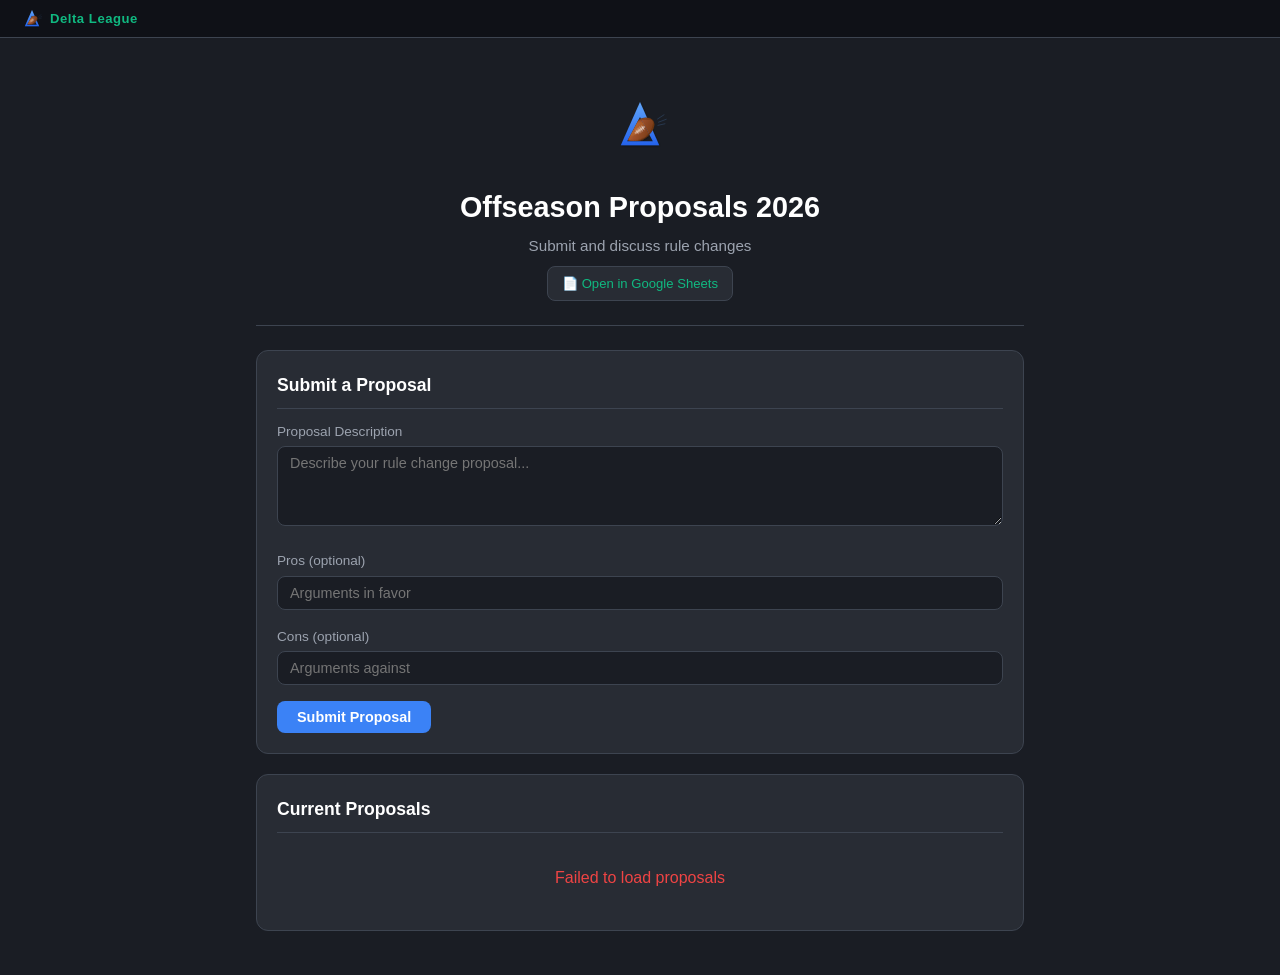
<file: offseason-proposals.html>
<!DOCTYPE html>
<html lang="en">
<head>
    <meta charset="UTF-8">
    <meta name="viewport" content="width=device-width, initial-scale=1.0">
    <meta property="og:title" content="Offseason Proposals 2026">
    <meta property="og:description" content="Submit and view rule change proposals">
    <meta property="og:image" content="https://nachohead-mep.github.io/sleeper-keeper/images/og-default.png">
    <meta property="og:type" content="website">
    <meta name="twitter:card" content="summary_large_image">
    <meta name="twitter:title" content="Offseason Proposals 2026">
    <meta name="twitter:description" content="Submit and view rule change proposals">
    <meta name="twitter:image" content="https://nachohead-mep.github.io/sleeper-keeper/images/og-default.png">
    <title>Offseason Proposals 2026</title>
    <link rel="stylesheet" href="style.css">
</head>
<body>
<nav class="site-nav">
    <a class="site-nav-home" href="index.html"><svg xmlns="http://www.w3.org/2000/svg" viewBox="0 0 200 200" width="24" height="24">
  <defs>
    <linearGradient id="ball" x1="0" y1="0" x2="1" y2="1">
      <stop offset="0%" stop-color="#C4742F"/>
      <stop offset="40%" stop-color="#A0522D"/>
      <stop offset="100%" stop-color="#6B3410"/>
    </linearGradient>
    <filter id="shadow" x="-20%" y="-20%" width="140%" height="140%">
      <feDropShadow dx="2" dy="3" stdDeviation="3" flood-color="#000" flood-opacity="0.4"/>
    </filter>
    <linearGradient id="deltaGrad" x1="0" y1="0" x2="0" y2="1">
      <stop offset="0%" stop-color="#60a5fa"/>
      <stop offset="100%" stop-color="#2563eb"/>
    </linearGradient>

    <!-- Clip: only show football inside the delta's inner triangle (the hole) -->
    <clipPath id="deltaHole">
      <path d="M100,72 L60,148 L140,148 Z"/>
    </clipPath>
    <clipPath id="exitTopLeft">
      <!-- Area below the delta's inner bottom edge only (bottom-left exit) -->
      <polygon points="0,148 60,148 0,200"/>
    </clipPath>
    <clipPath id="exitBottomRight">
      <!-- Area below and to the right of the delta's inner triangle -->
      <polygon points="200,0 100,72 140,148 200,200 200,0"/>
    </clipPath>
  </defs>

  <!-- Full delta drawn as one solid piece (back layer) -->
  <g filter="url(#shadow)">
    <!-- Outer triangle -->
    <path d="M100,25 L40,160 L160,160 Z" fill="url(#deltaGrad)"/>
    <!-- Inner cutout (matches background) -->
    <path d="M100,72 L60,148 L140,148 Z" fill="#1a1d24"/>
  </g>

  <!-- Football - clipped to only show through the delta's hole -->
  <g clip-path="url(#deltaHole)">
    <g transform="translate(100, 112) rotate(-35)" filter="url(#shadow)">
      <ellipse cx="0" cy="0" rx="50" ry="30" fill="url(#ball)" stroke="#5C2D06" stroke-width="1.5"/>
      <ellipse cx="-10" cy="-10" rx="32" ry="15" fill="#C4742F" opacity="0.4"/>
      <line x1="-18" y1="0" x2="18" y2="0" stroke="white" stroke-width="2.5" stroke-linecap="round"/>
      <line x1="-10" y1="-6" x2="-10" y2="6" stroke="white" stroke-width="1.8" stroke-linecap="round"/>
      <line x1="-3" y1="-7" x2="-3" y2="7" stroke="white" stroke-width="1.8" stroke-linecap="round"/>
      <line x1="4" y1="-7" x2="4" y2="7" stroke="white" stroke-width="1.8" stroke-linecap="round"/>
      <line x1="11" y1="-6" x2="11" y2="6" stroke="white" stroke-width="1.8" stroke-linecap="round"/>
      <path d="M-46,-8 Q-26,-28 0,-30 Q26,-28 46,-8" fill="none" stroke="#5C2D06" stroke-width="1.2"/>
      <path d="M-46,8 Q-26,28 0,30 Q26,28 46,8" fill="none" stroke="#5C2D06" stroke-width="1.2"/>
    </g>
  </g>

  <!-- Football poking out bottom-left (in front of delta) -->
  <g clip-path="url(#exitTopLeft)">
    <g transform="translate(100, 112) rotate(-35)">
      <ellipse cx="0" cy="0" rx="50" ry="30" fill="url(#ball)" stroke="#5C2D06" stroke-width="1.5"/>
      <ellipse cx="-10" cy="-10" rx="32" ry="15" fill="#C4742F" opacity="0.4"/>
      <line x1="-18" y1="0" x2="18" y2="0" stroke="white" stroke-width="2.5" stroke-linecap="round"/>
      <line x1="-10" y1="-6" x2="-10" y2="6" stroke="white" stroke-width="1.8" stroke-linecap="round"/>
      <line x1="-3" y1="-7" x2="-3" y2="7" stroke="white" stroke-width="1.8" stroke-linecap="round"/>
      <line x1="4" y1="-7" x2="4" y2="7" stroke="white" stroke-width="1.8" stroke-linecap="round"/>
      <line x1="11" y1="-6" x2="11" y2="6" stroke="white" stroke-width="1.8" stroke-linecap="round"/>
      <path d="M-46,-8 Q-26,-28 0,-30 Q26,-28 46,-8" fill="none" stroke="#5C2D06" stroke-width="1.2"/>
      <path d="M-46,8 Q-26,28 0,30 Q26,28 46,8" fill="none" stroke="#5C2D06" stroke-width="1.2"/>
    </g>
  </g>

  <!-- Football poking out bottom-right (in front of delta) -->
  <g clip-path="url(#exitBottomRight)">
    <g transform="translate(100, 112) rotate(-35)">
      <ellipse cx="0" cy="0" rx="50" ry="30" fill="url(#ball)" stroke="#5C2D06" stroke-width="1.5"/>
      <ellipse cx="-10" cy="-10" rx="32" ry="15" fill="#C4742F" opacity="0.4"/>
      <line x1="-18" y1="0" x2="18" y2="0" stroke="white" stroke-width="2.5" stroke-linecap="round"/>
      <line x1="-10" y1="-6" x2="-10" y2="6" stroke="white" stroke-width="1.8" stroke-linecap="round"/>
      <line x1="-3" y1="-7" x2="-3" y2="7" stroke="white" stroke-width="1.8" stroke-linecap="round"/>
      <line x1="4" y1="-7" x2="4" y2="7" stroke="white" stroke-width="1.8" stroke-linecap="round"/>
      <line x1="11" y1="-6" x2="11" y2="6" stroke="white" stroke-width="1.8" stroke-linecap="round"/>
      <path d="M-46,-8 Q-26,-28 0,-30 Q26,-28 46,-8" fill="none" stroke="#5C2D06" stroke-width="1.2"/>
      <path d="M-46,8 Q-26,28 0,30 Q26,28 46,8" fill="none" stroke="#5C2D06" stroke-width="1.2"/>
    </g>
  </g>

  <!-- Motion lines -->
  <g opacity="0.3" stroke="#60a5fa" stroke-width="2" stroke-linecap="round">
    <line x1="155" y1="78" x2="175" y2="65"/>
    <line x1="158" y1="88" x2="182" y2="79"/>
    <line x1="156" y1="98" x2="178" y2="93"/>
  </g>
</svg>
 Delta League</a>
</nav>
<div class="container-narrow">
    <div class="page-header">
        <div class="page-header-icon"><svg xmlns="http://www.w3.org/2000/svg" viewBox="0 0 200 200" width="64" height="64">
  <defs>
    <linearGradient id="ball" x1="0" y1="0" x2="1" y2="1">
      <stop offset="0%" stop-color="#C4742F"/>
      <stop offset="40%" stop-color="#A0522D"/>
      <stop offset="100%" stop-color="#6B3410"/>
    </linearGradient>
    <filter id="shadow" x="-20%" y="-20%" width="140%" height="140%">
      <feDropShadow dx="2" dy="3" stdDeviation="3" flood-color="#000" flood-opacity="0.4"/>
    </filter>
    <linearGradient id="deltaGrad" x1="0" y1="0" x2="0" y2="1">
      <stop offset="0%" stop-color="#60a5fa"/>
      <stop offset="100%" stop-color="#2563eb"/>
    </linearGradient>

    <!-- Clip: only show football inside the delta's inner triangle (the hole) -->
    <clipPath id="deltaHole">
      <path d="M100,72 L60,148 L140,148 Z"/>
    </clipPath>
    <clipPath id="exitTopLeft">
      <!-- Area below the delta's inner bottom edge only (bottom-left exit) -->
      <polygon points="0,148 60,148 0,200"/>
    </clipPath>
    <clipPath id="exitBottomRight">
      <!-- Area below and to the right of the delta's inner triangle -->
      <polygon points="200,0 100,72 140,148 200,200 200,0"/>
    </clipPath>
  </defs>

  <!-- Full delta drawn as one solid piece (back layer) -->
  <g filter="url(#shadow)">
    <!-- Outer triangle -->
    <path d="M100,25 L40,160 L160,160 Z" fill="url(#deltaGrad)"/>
    <!-- Inner cutout (matches background) -->
    <path d="M100,72 L60,148 L140,148 Z" fill="#1a1d24"/>
  </g>

  <!-- Football - clipped to only show through the delta's hole -->
  <g clip-path="url(#deltaHole)">
    <g transform="translate(100, 112) rotate(-35)" filter="url(#shadow)">
      <ellipse cx="0" cy="0" rx="50" ry="30" fill="url(#ball)" stroke="#5C2D06" stroke-width="1.5"/>
      <ellipse cx="-10" cy="-10" rx="32" ry="15" fill="#C4742F" opacity="0.4"/>
      <line x1="-18" y1="0" x2="18" y2="0" stroke="white" stroke-width="2.5" stroke-linecap="round"/>
      <line x1="-10" y1="-6" x2="-10" y2="6" stroke="white" stroke-width="1.8" stroke-linecap="round"/>
      <line x1="-3" y1="-7" x2="-3" y2="7" stroke="white" stroke-width="1.8" stroke-linecap="round"/>
      <line x1="4" y1="-7" x2="4" y2="7" stroke="white" stroke-width="1.8" stroke-linecap="round"/>
      <line x1="11" y1="-6" x2="11" y2="6" stroke="white" stroke-width="1.8" stroke-linecap="round"/>
      <path d="M-46,-8 Q-26,-28 0,-30 Q26,-28 46,-8" fill="none" stroke="#5C2D06" stroke-width="1.2"/>
      <path d="M-46,8 Q-26,28 0,30 Q26,28 46,8" fill="none" stroke="#5C2D06" stroke-width="1.2"/>
    </g>
  </g>

  <!-- Football poking out bottom-left (in front of delta) -->
  <g clip-path="url(#exitTopLeft)">
    <g transform="translate(100, 112) rotate(-35)">
      <ellipse cx="0" cy="0" rx="50" ry="30" fill="url(#ball)" stroke="#5C2D06" stroke-width="1.5"/>
      <ellipse cx="-10" cy="-10" rx="32" ry="15" fill="#C4742F" opacity="0.4"/>
      <line x1="-18" y1="0" x2="18" y2="0" stroke="white" stroke-width="2.5" stroke-linecap="round"/>
      <line x1="-10" y1="-6" x2="-10" y2="6" stroke="white" stroke-width="1.8" stroke-linecap="round"/>
      <line x1="-3" y1="-7" x2="-3" y2="7" stroke="white" stroke-width="1.8" stroke-linecap="round"/>
      <line x1="4" y1="-7" x2="4" y2="7" stroke="white" stroke-width="1.8" stroke-linecap="round"/>
      <line x1="11" y1="-6" x2="11" y2="6" stroke="white" stroke-width="1.8" stroke-linecap="round"/>
      <path d="M-46,-8 Q-26,-28 0,-30 Q26,-28 46,-8" fill="none" stroke="#5C2D06" stroke-width="1.2"/>
      <path d="M-46,8 Q-26,28 0,30 Q26,28 46,8" fill="none" stroke="#5C2D06" stroke-width="1.2"/>
    </g>
  </g>

  <!-- Football poking out bottom-right (in front of delta) -->
  <g clip-path="url(#exitBottomRight)">
    <g transform="translate(100, 112) rotate(-35)">
      <ellipse cx="0" cy="0" rx="50" ry="30" fill="url(#ball)" stroke="#5C2D06" stroke-width="1.5"/>
      <ellipse cx="-10" cy="-10" rx="32" ry="15" fill="#C4742F" opacity="0.4"/>
      <line x1="-18" y1="0" x2="18" y2="0" stroke="white" stroke-width="2.5" stroke-linecap="round"/>
      <line x1="-10" y1="-6" x2="-10" y2="6" stroke="white" stroke-width="1.8" stroke-linecap="round"/>
      <line x1="-3" y1="-7" x2="-3" y2="7" stroke="white" stroke-width="1.8" stroke-linecap="round"/>
      <line x1="4" y1="-7" x2="4" y2="7" stroke="white" stroke-width="1.8" stroke-linecap="round"/>
      <line x1="11" y1="-6" x2="11" y2="6" stroke="white" stroke-width="1.8" stroke-linecap="round"/>
      <path d="M-46,-8 Q-26,-28 0,-30 Q26,-28 46,-8" fill="none" stroke="#5C2D06" stroke-width="1.2"/>
      <path d="M-46,8 Q-26,28 0,30 Q26,28 46,8" fill="none" stroke="#5C2D06" stroke-width="1.2"/>
    </g>
  </g>

  <!-- Motion lines -->
  <g opacity="0.3" stroke="#60a5fa" stroke-width="2" stroke-linecap="round">
    <line x1="155" y1="78" x2="175" y2="65"/>
    <line x1="158" y1="88" x2="182" y2="79"/>
    <line x1="156" y1="98" x2="178" y2="93"/>
  </g>
</svg>
</div>
        <h1>Offseason Proposals 2026</h1>
        <p class="subtitle">Submit and discuss rule changes</p>
        <a class="sheet-link" href="https://docs.google.com/spreadsheets/d/1BDMxK_aXO3uRSkIEHr6oDowLUvqWCQd5vxkmanFcRPU/edit" target="_blank">&#128196; Open in Google Sheets</a>
    </div>

    <div class="section-card">
        <h2>Submit a Proposal</h2>
        <div class="form-group">
            <label for="prop-desc">Proposal Description</label>
            <textarea id="prop-desc" placeholder="Describe your rule change proposal..."></textarea>
        </div>
        <div class="form-group">
            <label for="prop-pros">Pros (optional)</label>
            <input id="prop-pros" placeholder="Arguments in favor">
        </div>
        <div class="form-group">
            <label for="prop-cons">Cons (optional)</label>
            <input id="prop-cons" placeholder="Arguments against">
        </div>
        <button class="btn" id="submit-btn">Submit Proposal</button>
        <span id="submit-status" style="margin-left:12px; font-size:0.85rem;"></span>
    </div>

    <div class="section-card">
        <h2>Current Proposals</h2>
        <div id="proposals-list">
            <div class="loading">Loading proposals&hellip;</div>
        </div>
    </div>
</div>

<script>
(function() {
    const API = "https://script.google.com/macros/s/AKfycbyR7UZbnYj8JCHjU5EM4fTOv8c7pPB960QFC_uu1Nr_MJY7N8OgJakuYY3BOJJtxIFBJg/exec?action=proposals";
    const list = document.getElementById("proposals-list");
    const submitBtn = document.getElementById("submit-btn");
    const submitStatus = document.getElementById("submit-status");

    function loadProposals() {
        if (!API) { list.innerHTML = '<div class="error">Apps Script URL not configured</div>'; return; }
        fetch(API).then(r => r.json()).then(function(data) {
            if (!data.proposals || data.proposals.length === 0) {
                list.innerHTML = '<p style="color:var(--text-muted)">No proposals yet. Be the first!</p>';
                return;
            }
            let html = "";
            data.proposals.forEach(function(p, i) {
                html += '<div class="proposal-card">';
                html += '<div class="proposal-num">Proposal #' + (i + 1) + '</div>';
                html += '<div class="proposal-text">' + (p.description || "") + '</div>';
                if (p.pros) html += '<div class="proposal-meta" style="color:var(--accent-green)">Pros: ' + p.pros + '</div>';
                if (p.cons) html += '<div class="proposal-meta" style="color:var(--accent-red)">Cons: ' + p.cons + '</div>';
                html += '</div>';
            });
            list.innerHTML = html;
        }).catch(function() {
            list.innerHTML = '<div class="error">Failed to load proposals</div>';
        });
    }

    submitBtn.addEventListener("click", function() {
        const desc = document.getElementById("prop-desc").value.trim();
        if (!desc || !API) return;
        submitBtn.disabled = true;
        submitStatus.textContent = "Submitting...";
        fetch(API, {
            method: "POST",
            headers: {"Content-Type": "text/plain"},
            body: JSON.stringify({
                action: "proposals",
                description: desc,
                pros: document.getElementById("prop-pros").value.trim(),
                cons: document.getElementById("prop-cons").value.trim()
            }),
            mode: "no-cors"
        }).then(function() {
            submitStatus.textContent = "\u2705 Submitted!";
            submitBtn.disabled = false;
            document.getElementById("prop-desc").value = "";
            document.getElementById("prop-pros").value = "";
            document.getElementById("prop-cons").value = "";
            setTimeout(loadProposals, 1500);
        }).catch(function() {
            submitStatus.textContent = "\u274C Error";
            submitBtn.disabled = false;
        });
    });

    loadProposals();
})();
</script>
</body></html>
</file>
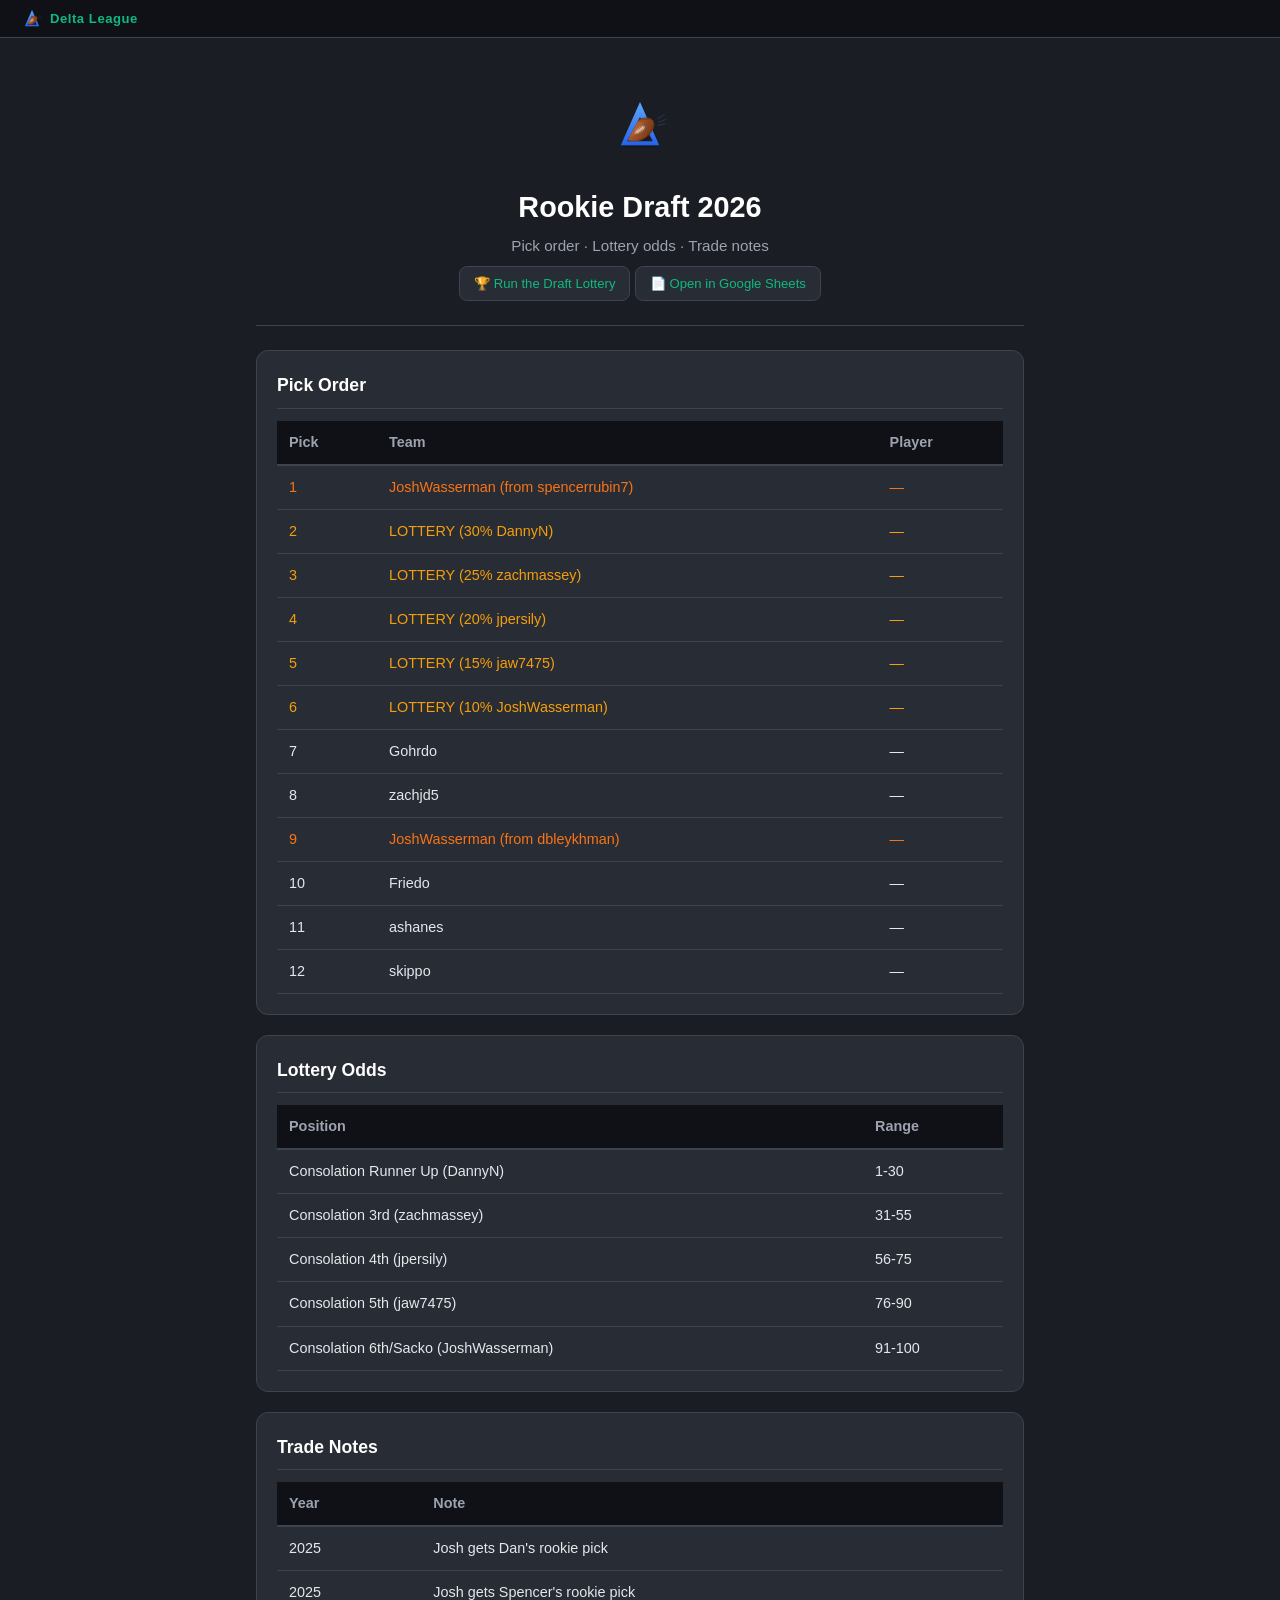
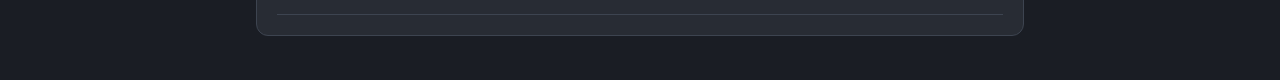
<file: rookie-draft.html>
<!DOCTYPE html>
<html lang="en">
<head>
    <meta charset="UTF-8">
    <meta name="viewport" content="width=device-width, initial-scale=1.0">
    <meta property="og:title" content="Rookie Draft 2026">
    <meta property="og:description" content="Pick order, lottery odds, and traded picks">
    <meta property="og:image" content="https://nachohead-mep.github.io/sleeper-keeper/images/og-default.png">
    <meta property="og:type" content="website">
    <meta name="twitter:card" content="summary_large_image">
    <meta name="twitter:title" content="Rookie Draft 2026">
    <meta name="twitter:description" content="Pick order, lottery odds, and traded picks">
    <meta name="twitter:image" content="https://nachohead-mep.github.io/sleeper-keeper/images/og-default.png">
    <title>Rookie Draft 2026</title>
    <link rel="stylesheet" href="style.css">
</head>
<body>
<nav class="site-nav">
    <a class="site-nav-home" href="index.html"><svg xmlns="http://www.w3.org/2000/svg" viewBox="0 0 200 200" width="24" height="24">
  <defs>
    <linearGradient id="ball" x1="0" y1="0" x2="1" y2="1">
      <stop offset="0%" stop-color="#C4742F"/>
      <stop offset="40%" stop-color="#A0522D"/>
      <stop offset="100%" stop-color="#6B3410"/>
    </linearGradient>
    <filter id="shadow" x="-20%" y="-20%" width="140%" height="140%">
      <feDropShadow dx="2" dy="3" stdDeviation="3" flood-color="#000" flood-opacity="0.4"/>
    </filter>
    <linearGradient id="deltaGrad" x1="0" y1="0" x2="0" y2="1">
      <stop offset="0%" stop-color="#60a5fa"/>
      <stop offset="100%" stop-color="#2563eb"/>
    </linearGradient>

    <!-- Clip: only show football inside the delta's inner triangle (the hole) -->
    <clipPath id="deltaHole">
      <path d="M100,72 L60,148 L140,148 Z"/>
    </clipPath>
    <clipPath id="exitTopLeft">
      <!-- Area below the delta's inner bottom edge only (bottom-left exit) -->
      <polygon points="0,148 60,148 0,200"/>
    </clipPath>
    <clipPath id="exitBottomRight">
      <!-- Area below and to the right of the delta's inner triangle -->
      <polygon points="200,0 100,72 140,148 200,200 200,0"/>
    </clipPath>
  </defs>

  <!-- Full delta drawn as one solid piece (back layer) -->
  <g filter="url(#shadow)">
    <!-- Outer triangle -->
    <path d="M100,25 L40,160 L160,160 Z" fill="url(#deltaGrad)"/>
    <!-- Inner cutout (matches background) -->
    <path d="M100,72 L60,148 L140,148 Z" fill="#1a1d24"/>
  </g>

  <!-- Football - clipped to only show through the delta's hole -->
  <g clip-path="url(#deltaHole)">
    <g transform="translate(100, 112) rotate(-35)" filter="url(#shadow)">
      <ellipse cx="0" cy="0" rx="50" ry="30" fill="url(#ball)" stroke="#5C2D06" stroke-width="1.5"/>
      <ellipse cx="-10" cy="-10" rx="32" ry="15" fill="#C4742F" opacity="0.4"/>
      <line x1="-18" y1="0" x2="18" y2="0" stroke="white" stroke-width="2.5" stroke-linecap="round"/>
      <line x1="-10" y1="-6" x2="-10" y2="6" stroke="white" stroke-width="1.8" stroke-linecap="round"/>
      <line x1="-3" y1="-7" x2="-3" y2="7" stroke="white" stroke-width="1.8" stroke-linecap="round"/>
      <line x1="4" y1="-7" x2="4" y2="7" stroke="white" stroke-width="1.8" stroke-linecap="round"/>
      <line x1="11" y1="-6" x2="11" y2="6" stroke="white" stroke-width="1.8" stroke-linecap="round"/>
      <path d="M-46,-8 Q-26,-28 0,-30 Q26,-28 46,-8" fill="none" stroke="#5C2D06" stroke-width="1.2"/>
      <path d="M-46,8 Q-26,28 0,30 Q26,28 46,8" fill="none" stroke="#5C2D06" stroke-width="1.2"/>
    </g>
  </g>

  <!-- Football poking out bottom-left (in front of delta) -->
  <g clip-path="url(#exitTopLeft)">
    <g transform="translate(100, 112) rotate(-35)">
      <ellipse cx="0" cy="0" rx="50" ry="30" fill="url(#ball)" stroke="#5C2D06" stroke-width="1.5"/>
      <ellipse cx="-10" cy="-10" rx="32" ry="15" fill="#C4742F" opacity="0.4"/>
      <line x1="-18" y1="0" x2="18" y2="0" stroke="white" stroke-width="2.5" stroke-linecap="round"/>
      <line x1="-10" y1="-6" x2="-10" y2="6" stroke="white" stroke-width="1.8" stroke-linecap="round"/>
      <line x1="-3" y1="-7" x2="-3" y2="7" stroke="white" stroke-width="1.8" stroke-linecap="round"/>
      <line x1="4" y1="-7" x2="4" y2="7" stroke="white" stroke-width="1.8" stroke-linecap="round"/>
      <line x1="11" y1="-6" x2="11" y2="6" stroke="white" stroke-width="1.8" stroke-linecap="round"/>
      <path d="M-46,-8 Q-26,-28 0,-30 Q26,-28 46,-8" fill="none" stroke="#5C2D06" stroke-width="1.2"/>
      <path d="M-46,8 Q-26,28 0,30 Q26,28 46,8" fill="none" stroke="#5C2D06" stroke-width="1.2"/>
    </g>
  </g>

  <!-- Football poking out bottom-right (in front of delta) -->
  <g clip-path="url(#exitBottomRight)">
    <g transform="translate(100, 112) rotate(-35)">
      <ellipse cx="0" cy="0" rx="50" ry="30" fill="url(#ball)" stroke="#5C2D06" stroke-width="1.5"/>
      <ellipse cx="-10" cy="-10" rx="32" ry="15" fill="#C4742F" opacity="0.4"/>
      <line x1="-18" y1="0" x2="18" y2="0" stroke="white" stroke-width="2.5" stroke-linecap="round"/>
      <line x1="-10" y1="-6" x2="-10" y2="6" stroke="white" stroke-width="1.8" stroke-linecap="round"/>
      <line x1="-3" y1="-7" x2="-3" y2="7" stroke="white" stroke-width="1.8" stroke-linecap="round"/>
      <line x1="4" y1="-7" x2="4" y2="7" stroke="white" stroke-width="1.8" stroke-linecap="round"/>
      <line x1="11" y1="-6" x2="11" y2="6" stroke="white" stroke-width="1.8" stroke-linecap="round"/>
      <path d="M-46,-8 Q-26,-28 0,-30 Q26,-28 46,-8" fill="none" stroke="#5C2D06" stroke-width="1.2"/>
      <path d="M-46,8 Q-26,28 0,30 Q26,28 46,8" fill="none" stroke="#5C2D06" stroke-width="1.2"/>
    </g>
  </g>

  <!-- Motion lines -->
  <g opacity="0.3" stroke="#60a5fa" stroke-width="2" stroke-linecap="round">
    <line x1="155" y1="78" x2="175" y2="65"/>
    <line x1="158" y1="88" x2="182" y2="79"/>
    <line x1="156" y1="98" x2="178" y2="93"/>
  </g>
</svg>
 Delta League</a>
</nav>
<div class="container-narrow">
    <div class="page-header">
        <div class="page-header-icon"><svg xmlns="http://www.w3.org/2000/svg" viewBox="0 0 200 200" width="64" height="64">
  <defs>
    <linearGradient id="ball" x1="0" y1="0" x2="1" y2="1">
      <stop offset="0%" stop-color="#C4742F"/>
      <stop offset="40%" stop-color="#A0522D"/>
      <stop offset="100%" stop-color="#6B3410"/>
    </linearGradient>
    <filter id="shadow" x="-20%" y="-20%" width="140%" height="140%">
      <feDropShadow dx="2" dy="3" stdDeviation="3" flood-color="#000" flood-opacity="0.4"/>
    </filter>
    <linearGradient id="deltaGrad" x1="0" y1="0" x2="0" y2="1">
      <stop offset="0%" stop-color="#60a5fa"/>
      <stop offset="100%" stop-color="#2563eb"/>
    </linearGradient>

    <!-- Clip: only show football inside the delta's inner triangle (the hole) -->
    <clipPath id="deltaHole">
      <path d="M100,72 L60,148 L140,148 Z"/>
    </clipPath>
    <clipPath id="exitTopLeft">
      <!-- Area below the delta's inner bottom edge only (bottom-left exit) -->
      <polygon points="0,148 60,148 0,200"/>
    </clipPath>
    <clipPath id="exitBottomRight">
      <!-- Area below and to the right of the delta's inner triangle -->
      <polygon points="200,0 100,72 140,148 200,200 200,0"/>
    </clipPath>
  </defs>

  <!-- Full delta drawn as one solid piece (back layer) -->
  <g filter="url(#shadow)">
    <!-- Outer triangle -->
    <path d="M100,25 L40,160 L160,160 Z" fill="url(#deltaGrad)"/>
    <!-- Inner cutout (matches background) -->
    <path d="M100,72 L60,148 L140,148 Z" fill="#1a1d24"/>
  </g>

  <!-- Football - clipped to only show through the delta's hole -->
  <g clip-path="url(#deltaHole)">
    <g transform="translate(100, 112) rotate(-35)" filter="url(#shadow)">
      <ellipse cx="0" cy="0" rx="50" ry="30" fill="url(#ball)" stroke="#5C2D06" stroke-width="1.5"/>
      <ellipse cx="-10" cy="-10" rx="32" ry="15" fill="#C4742F" opacity="0.4"/>
      <line x1="-18" y1="0" x2="18" y2="0" stroke="white" stroke-width="2.5" stroke-linecap="round"/>
      <line x1="-10" y1="-6" x2="-10" y2="6" stroke="white" stroke-width="1.8" stroke-linecap="round"/>
      <line x1="-3" y1="-7" x2="-3" y2="7" stroke="white" stroke-width="1.8" stroke-linecap="round"/>
      <line x1="4" y1="-7" x2="4" y2="7" stroke="white" stroke-width="1.8" stroke-linecap="round"/>
      <line x1="11" y1="-6" x2="11" y2="6" stroke="white" stroke-width="1.8" stroke-linecap="round"/>
      <path d="M-46,-8 Q-26,-28 0,-30 Q26,-28 46,-8" fill="none" stroke="#5C2D06" stroke-width="1.2"/>
      <path d="M-46,8 Q-26,28 0,30 Q26,28 46,8" fill="none" stroke="#5C2D06" stroke-width="1.2"/>
    </g>
  </g>

  <!-- Football poking out bottom-left (in front of delta) -->
  <g clip-path="url(#exitTopLeft)">
    <g transform="translate(100, 112) rotate(-35)">
      <ellipse cx="0" cy="0" rx="50" ry="30" fill="url(#ball)" stroke="#5C2D06" stroke-width="1.5"/>
      <ellipse cx="-10" cy="-10" rx="32" ry="15" fill="#C4742F" opacity="0.4"/>
      <line x1="-18" y1="0" x2="18" y2="0" stroke="white" stroke-width="2.5" stroke-linecap="round"/>
      <line x1="-10" y1="-6" x2="-10" y2="6" stroke="white" stroke-width="1.8" stroke-linecap="round"/>
      <line x1="-3" y1="-7" x2="-3" y2="7" stroke="white" stroke-width="1.8" stroke-linecap="round"/>
      <line x1="4" y1="-7" x2="4" y2="7" stroke="white" stroke-width="1.8" stroke-linecap="round"/>
      <line x1="11" y1="-6" x2="11" y2="6" stroke="white" stroke-width="1.8" stroke-linecap="round"/>
      <path d="M-46,-8 Q-26,-28 0,-30 Q26,-28 46,-8" fill="none" stroke="#5C2D06" stroke-width="1.2"/>
      <path d="M-46,8 Q-26,28 0,30 Q26,28 46,8" fill="none" stroke="#5C2D06" stroke-width="1.2"/>
    </g>
  </g>

  <!-- Football poking out bottom-right (in front of delta) -->
  <g clip-path="url(#exitBottomRight)">
    <g transform="translate(100, 112) rotate(-35)">
      <ellipse cx="0" cy="0" rx="50" ry="30" fill="url(#ball)" stroke="#5C2D06" stroke-width="1.5"/>
      <ellipse cx="-10" cy="-10" rx="32" ry="15" fill="#C4742F" opacity="0.4"/>
      <line x1="-18" y1="0" x2="18" y2="0" stroke="white" stroke-width="2.5" stroke-linecap="round"/>
      <line x1="-10" y1="-6" x2="-10" y2="6" stroke="white" stroke-width="1.8" stroke-linecap="round"/>
      <line x1="-3" y1="-7" x2="-3" y2="7" stroke="white" stroke-width="1.8" stroke-linecap="round"/>
      <line x1="4" y1="-7" x2="4" y2="7" stroke="white" stroke-width="1.8" stroke-linecap="round"/>
      <line x1="11" y1="-6" x2="11" y2="6" stroke="white" stroke-width="1.8" stroke-linecap="round"/>
      <path d="M-46,-8 Q-26,-28 0,-30 Q26,-28 46,-8" fill="none" stroke="#5C2D06" stroke-width="1.2"/>
      <path d="M-46,8 Q-26,28 0,30 Q26,28 46,8" fill="none" stroke="#5C2D06" stroke-width="1.2"/>
    </g>
  </g>

  <!-- Motion lines -->
  <g opacity="0.3" stroke="#60a5fa" stroke-width="2" stroke-linecap="round">
    <line x1="155" y1="78" x2="175" y2="65"/>
    <line x1="158" y1="88" x2="182" y2="79"/>
    <line x1="156" y1="98" x2="178" y2="93"/>
  </g>
</svg>
</div>
        <h1>Rookie Draft 2026</h1>
        <p class="subtitle">Pick order &middot; Lottery odds &middot; Trade notes</p>
        <a class="sheet-link" href="rookie-lottery.html?seed=RIPTobin&amp;lock=1">&#127942; Run the Draft Lottery</a>
        <a class="sheet-link" href="https://docs.google.com/spreadsheets/d/1BDMxK_aXO3uRSkIEHr6oDowLUvqWCQd5vxkmanFcRPU/edit" target="_blank">&#128196; Open in Google Sheets</a>
    </div>

    <div class="section-card">
        <h2>Pick Order</h2>
        <table class="draft-table">
            <thead><tr><th>Pick</th><th>Team</th><th>Player</th></tr></thead>
            <tbody><tr class="pick-traded"><td>1</td><td>JoshWasserman (from spencerrubin7)</td><td>—</td></tr>
<tr class="lottery"><td>2</td><td>LOTTERY (30% DannyN)</td><td>—</td></tr>
<tr class="lottery"><td>3</td><td>LOTTERY (25% zachmassey)</td><td>—</td></tr>
<tr class="lottery"><td>4</td><td>LOTTERY (20% jpersily)</td><td>—</td></tr>
<tr class="lottery"><td>5</td><td>LOTTERY (15% jaw7475)</td><td>—</td></tr>
<tr class="lottery"><td>6</td><td>LOTTERY (10% JoshWasserman)</td><td>—</td></tr>
<tr><td>7</td><td>Gohrdo</td><td>—</td></tr>
<tr><td>8</td><td>zachjd5</td><td>—</td></tr>
<tr class="pick-traded"><td>9</td><td>JoshWasserman (from dbleykhman)</td><td>—</td></tr>
<tr><td>10</td><td>Friedo</td><td>—</td></tr>
<tr><td>11</td><td>ashanes</td><td>—</td></tr>
<tr><td>12</td><td>skippo</td><td>—</td></tr>
</tbody>
        </table>
    </div>

    <div class="section-card">
        <h2>Lottery Odds</h2>
        <table class="draft-table">
            <thead><tr><th>Position</th><th>Range</th></tr></thead>
            <tbody><tr><td>Consolation Runner Up (DannyN)</td><td>1-30</td></tr>
<tr><td>Consolation 3rd (zachmassey)</td><td>31-55</td></tr>
<tr><td>Consolation 4th (jpersily)</td><td>56-75</td></tr>
<tr><td>Consolation 5th (jaw7475)</td><td>76-90</td></tr>
<tr><td>Consolation 6th/Sacko (JoshWasserman)</td><td>91-100</td></tr>
</tbody>
        </table>
    </div>

    <div class="section-card">
        <h2>Trade Notes</h2>
        <table class="draft-table">
            <thead><tr><th>Year</th><th>Note</th></tr></thead>
            <tbody><tr><td>2025</td><td>Josh gets Dan's rookie pick</td></tr>
<tr><td>2025</td><td>Josh gets Spencer's rookie pick</td></tr>
</tbody>
        </table>
    </div>
</div>
</body></html>
</file>
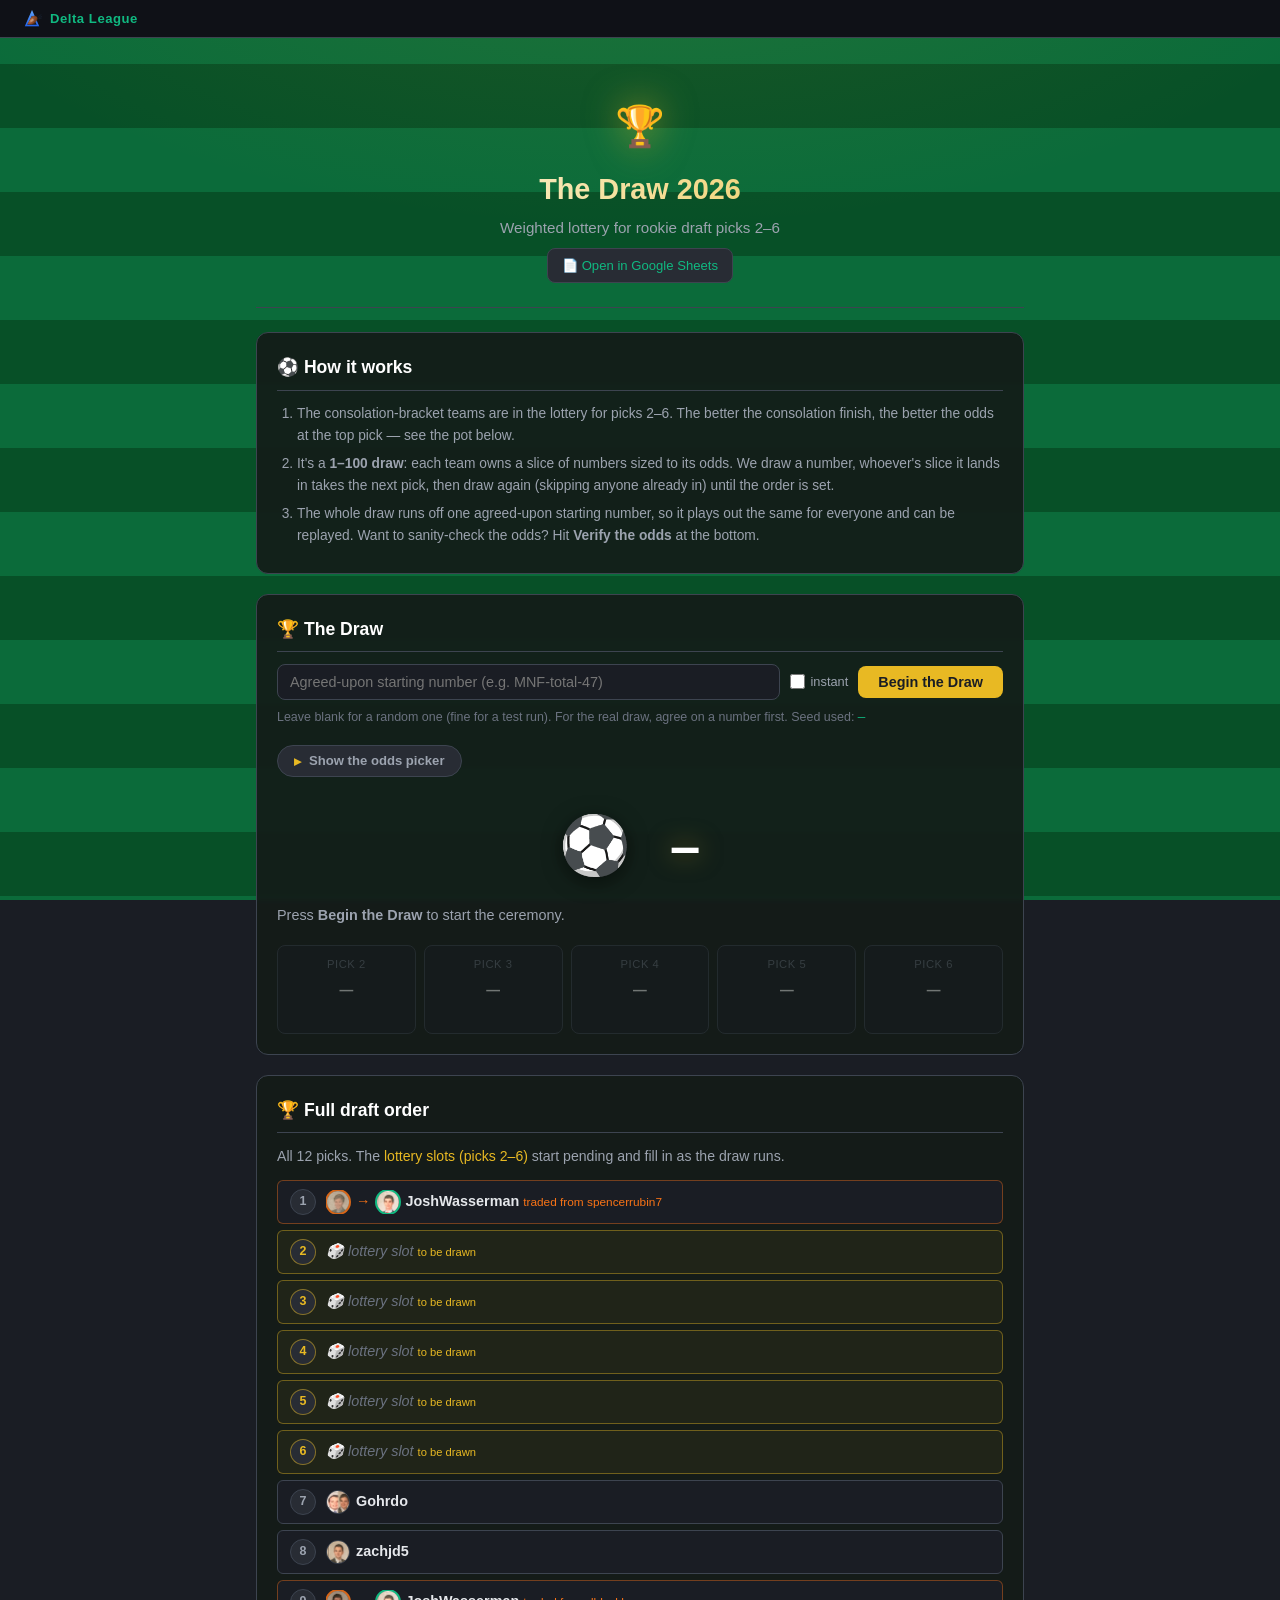
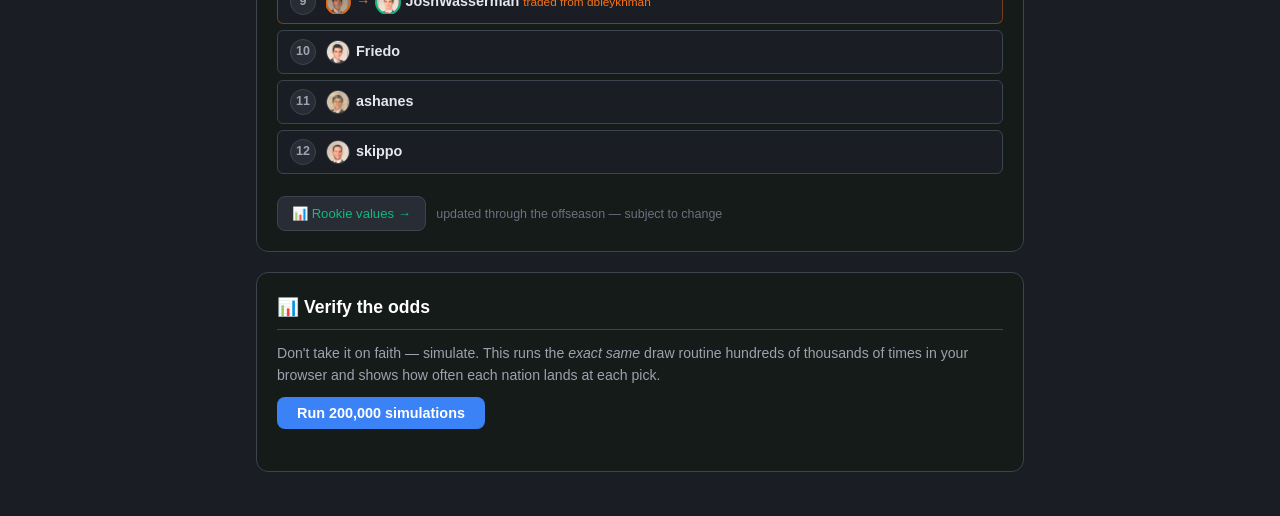
<file: rookie-lottery.html>
<!DOCTYPE html>
<html lang="en">
<head>
    <meta charset="UTF-8">
    <meta name="viewport" content="width=device-width, initial-scale=1.0">
    <meta property="og:title" content="Rookie Draft Lottery 2026">
    <meta property="og:description" content="World Cup-style weighted lottery for the rookie draft">
    <meta property="og:image" content="https://nachohead-mep.github.io/sleeper-keeper/images/og-default.png">
    <meta property="og:type" content="website">
    <meta name="twitter:card" content="summary_large_image">
    <meta name="twitter:title" content="Rookie Draft Lottery 2026">
    <meta name="twitter:description" content="World Cup-style weighted lottery for the rookie draft">
    <meta name="twitter:image" content="https://nachohead-mep.github.io/sleeper-keeper/images/og-default.png">
    <title>Rookie Draft Lottery 2026</title>
    <link rel="stylesheet" href="style.css">
</head>
<body class="wc-theme">
<nav class="site-nav">
    <a class="site-nav-home" href="index.html"><svg xmlns="http://www.w3.org/2000/svg" viewBox="0 0 200 200" width="24" height="24">
  <defs>
    <linearGradient id="ball" x1="0" y1="0" x2="1" y2="1">
      <stop offset="0%" stop-color="#C4742F"/>
      <stop offset="40%" stop-color="#A0522D"/>
      <stop offset="100%" stop-color="#6B3410"/>
    </linearGradient>
    <filter id="shadow" x="-20%" y="-20%" width="140%" height="140%">
      <feDropShadow dx="2" dy="3" stdDeviation="3" flood-color="#000" flood-opacity="0.4"/>
    </filter>
    <linearGradient id="deltaGrad" x1="0" y1="0" x2="0" y2="1">
      <stop offset="0%" stop-color="#60a5fa"/>
      <stop offset="100%" stop-color="#2563eb"/>
    </linearGradient>

    <!-- Clip: only show football inside the delta's inner triangle (the hole) -->
    <clipPath id="deltaHole">
      <path d="M100,72 L60,148 L140,148 Z"/>
    </clipPath>
    <clipPath id="exitTopLeft">
      <!-- Area below the delta's inner bottom edge only (bottom-left exit) -->
      <polygon points="0,148 60,148 0,200"/>
    </clipPath>
    <clipPath id="exitBottomRight">
      <!-- Area below and to the right of the delta's inner triangle -->
      <polygon points="200,0 100,72 140,148 200,200 200,0"/>
    </clipPath>
  </defs>

  <!-- Full delta drawn as one solid piece (back layer) -->
  <g filter="url(#shadow)">
    <!-- Outer triangle -->
    <path d="M100,25 L40,160 L160,160 Z" fill="url(#deltaGrad)"/>
    <!-- Inner cutout (matches background) -->
    <path d="M100,72 L60,148 L140,148 Z" fill="#1a1d24"/>
  </g>

  <!-- Football - clipped to only show through the delta's hole -->
  <g clip-path="url(#deltaHole)">
    <g transform="translate(100, 112) rotate(-35)" filter="url(#shadow)">
      <ellipse cx="0" cy="0" rx="50" ry="30" fill="url(#ball)" stroke="#5C2D06" stroke-width="1.5"/>
      <ellipse cx="-10" cy="-10" rx="32" ry="15" fill="#C4742F" opacity="0.4"/>
      <line x1="-18" y1="0" x2="18" y2="0" stroke="white" stroke-width="2.5" stroke-linecap="round"/>
      <line x1="-10" y1="-6" x2="-10" y2="6" stroke="white" stroke-width="1.8" stroke-linecap="round"/>
      <line x1="-3" y1="-7" x2="-3" y2="7" stroke="white" stroke-width="1.8" stroke-linecap="round"/>
      <line x1="4" y1="-7" x2="4" y2="7" stroke="white" stroke-width="1.8" stroke-linecap="round"/>
      <line x1="11" y1="-6" x2="11" y2="6" stroke="white" stroke-width="1.8" stroke-linecap="round"/>
      <path d="M-46,-8 Q-26,-28 0,-30 Q26,-28 46,-8" fill="none" stroke="#5C2D06" stroke-width="1.2"/>
      <path d="M-46,8 Q-26,28 0,30 Q26,28 46,8" fill="none" stroke="#5C2D06" stroke-width="1.2"/>
    </g>
  </g>

  <!-- Football poking out bottom-left (in front of delta) -->
  <g clip-path="url(#exitTopLeft)">
    <g transform="translate(100, 112) rotate(-35)">
      <ellipse cx="0" cy="0" rx="50" ry="30" fill="url(#ball)" stroke="#5C2D06" stroke-width="1.5"/>
      <ellipse cx="-10" cy="-10" rx="32" ry="15" fill="#C4742F" opacity="0.4"/>
      <line x1="-18" y1="0" x2="18" y2="0" stroke="white" stroke-width="2.5" stroke-linecap="round"/>
      <line x1="-10" y1="-6" x2="-10" y2="6" stroke="white" stroke-width="1.8" stroke-linecap="round"/>
      <line x1="-3" y1="-7" x2="-3" y2="7" stroke="white" stroke-width="1.8" stroke-linecap="round"/>
      <line x1="4" y1="-7" x2="4" y2="7" stroke="white" stroke-width="1.8" stroke-linecap="round"/>
      <line x1="11" y1="-6" x2="11" y2="6" stroke="white" stroke-width="1.8" stroke-linecap="round"/>
      <path d="M-46,-8 Q-26,-28 0,-30 Q26,-28 46,-8" fill="none" stroke="#5C2D06" stroke-width="1.2"/>
      <path d="M-46,8 Q-26,28 0,30 Q26,28 46,8" fill="none" stroke="#5C2D06" stroke-width="1.2"/>
    </g>
  </g>

  <!-- Football poking out bottom-right (in front of delta) -->
  <g clip-path="url(#exitBottomRight)">
    <g transform="translate(100, 112) rotate(-35)">
      <ellipse cx="0" cy="0" rx="50" ry="30" fill="url(#ball)" stroke="#5C2D06" stroke-width="1.5"/>
      <ellipse cx="-10" cy="-10" rx="32" ry="15" fill="#C4742F" opacity="0.4"/>
      <line x1="-18" y1="0" x2="18" y2="0" stroke="white" stroke-width="2.5" stroke-linecap="round"/>
      <line x1="-10" y1="-6" x2="-10" y2="6" stroke="white" stroke-width="1.8" stroke-linecap="round"/>
      <line x1="-3" y1="-7" x2="-3" y2="7" stroke="white" stroke-width="1.8" stroke-linecap="round"/>
      <line x1="4" y1="-7" x2="4" y2="7" stroke="white" stroke-width="1.8" stroke-linecap="round"/>
      <line x1="11" y1="-6" x2="11" y2="6" stroke="white" stroke-width="1.8" stroke-linecap="round"/>
      <path d="M-46,-8 Q-26,-28 0,-30 Q26,-28 46,-8" fill="none" stroke="#5C2D06" stroke-width="1.2"/>
      <path d="M-46,8 Q-26,28 0,30 Q26,28 46,8" fill="none" stroke="#5C2D06" stroke-width="1.2"/>
    </g>
  </g>

  <!-- Motion lines -->
  <g opacity="0.3" stroke="#60a5fa" stroke-width="2" stroke-linecap="round">
    <line x1="155" y1="78" x2="175" y2="65"/>
    <line x1="158" y1="88" x2="182" y2="79"/>
    <line x1="156" y1="98" x2="178" y2="93"/>
  </g>
</svg>
 Delta League</a>
</nav>
<div class="container-narrow">
    <div class="page-header wc-header">
        <div class="page-header-icon">&#127942;</div>
        <h1>The Draw 2026</h1>
        <p class="subtitle">Weighted lottery for rookie draft picks 2&ndash;6</p>
        <a class="sheet-link" href="https://docs.google.com/spreadsheets/d/1BDMxK_aXO3uRSkIEHr6oDowLUvqWCQd5vxkmanFcRPU/edit" target="_blank">&#128196; Open in Google Sheets</a>
    </div>

    <div class="section-card lottery-intro">
        <h2>&#9917; How it works</h2>
        <ol>
            <li>The consolation-bracket teams are in the lottery for picks 2&ndash;6. The better the
                consolation finish, the better the odds at the top pick &mdash; see the pot below.</li>
            <li>It's a <strong>1&ndash;100 draw</strong>: each team owns a slice of numbers sized to its odds.
                We draw a number, whoever's slice it lands in takes the next pick, then draw again (skipping anyone
                already in) until the order is set.</li>
            <li>The whole draw runs off one agreed-upon starting number, so it plays out the same for everyone and
                can be replayed. Want to sanity-check the odds? Hit <strong>Verify the odds</strong> at the bottom.</li>
        </ol>
    </div>

    <div class="section-card">
        <h2>&#127942; The Draw</h2>
        <div class="official-banner" id="officialBanner">
            <div>&#128274; This is the <strong>official draw</strong> (seed <code id="officialSeed"></code>).
            Press <strong>Watch the Official Draw</strong> when you're ready &mdash; everyone with this link sees the same result.</div>
            <a class="practice-link" href="?practice=1" target="_blank" rel="noopener">&#129514; Open a practice run to try other seeds &rarr;</a>
        </div>
        <div class="practice-banner" id="practiceBanner">
            &#129514; <strong>Practice run.</strong> Enter any seed and draw to see how it could play out &mdash; this isn't the official result.
        </div>
        <div class="seed-controls">
            <input id="seed" placeholder="Agreed-upon starting number (e.g. MNF-total-47)">
            <label class="toggle-label"><input type="checkbox" id="instant"> instant</label>
            <button class="btn" id="runBtn">Begin the Draw</button>
        </div>
        <div class="seed-note">
            Leave blank for a random one (fine for a test run). For the real draw, agree on a number first.
            Seed used: <span class="seed-shown" id="seedShown">&mdash;</span>
        </div>
        <div class="permalink-box" id="permaBox" style="display:none">
            <span class="permalink-label">&#128279; Shareable link</span>
            <input id="permaUrl" class="permalink-url" readonly>
            <button class="btn btn-small" id="permalink">Copy</button>
        </div>

        <button type="button" class="collapse-btn" id="potToggle" aria-expanded="false" aria-controls="drawMechanics">
            <span class="chev">&#9656;</span>
            <span id="potToggleLabel">Show the odds picker</span>
        </button>

        <div id="drawMechanics" class="hidden">
            <div class="pot-label">The pot &mdash; 100 balls by odds</div>
            <div class="odds-bar" id="oddsBar"></div>
        </div>

        <div class="roll-stage" id="rollStage">
            <div class="draw-ball">
                <span class="draw-ball-icon" id="drawBall">&#9917;</span>
                <span class="roll-num" id="rollNum">&ndash;</span>
            </div>
        </div>

        <div class="roll-status" id="rollStatus">Press <strong>Begin the Draw</strong> to start the ceremony.</div>

        <div class="pitch" id="pitch" style="display:none"></div>

        <div class="board" id="board"></div>
    </div>

    <div class="section-card">
        <h2>&#127942; Full draft order</h2>
        <p style="color:var(--text-secondary); font-size:0.88rem; margin-bottom:12px;">
            All 12 picks. The
            <span style="color:var(--wc-gold)">lottery slots (picks 2&ndash;6)</span>
            start pending and fill in as the draw runs.
        </p>
        <div class="order-list" id="fullOrder"></div>
        <p style="margin-top:14px;">
            <a class="sheet-link" href="rookie-values.html">&#128202; Rookie values &rarr;</a>
            <span style="color:var(--text-muted); font-size:0.78rem; margin-left:6px;">updated through the offseason &mdash; subject to change</span>
        </p>
    </div>

    <div class="section-card">
        <h2>&#128202; Verify the odds</h2>
        <p style="color:var(--text-secondary); font-size:0.88rem;">
            Don't take it on faith &mdash; simulate. This runs the <em>exact same</em> draw routine
            hundreds of thousands of times in your browser and shows how often each nation lands at each pick.
        </p>
        <button class="btn" id="simBtn" style="margin-top:10px;">Run 200,000 simulations</button>
        <table class="sim-table" id="simTable"></table>
        <p class="seed-note" id="simNote"></p>
    </div>
</div>

<div class="lightbox" id="lightbox"><img id="lightbox-img" alt="headshot"></div>

<script>

const TEAMS = [{"name": "DannyN", "label": "Consolation Runner Up", "lo": 1, "hi": 30, "weight": 30, "color": "#3b82f6", "cc": "", "photo": "photos/DannyN.png"}, {"name": "zachmassey", "label": "Consolation 3rd", "lo": 31, "hi": 55, "weight": 25, "color": "#10b981", "cc": "", "photo": "photos/zachmassey.png"}, {"name": "jpersily", "label": "Consolation 4th", "lo": 56, "hi": 75, "weight": 20, "color": "#f59e0b", "cc": "", "photo": "photos/jpersily.png"}, {"name": "jaw7475", "label": "Consolation 5th", "lo": 76, "hi": 90, "weight": 15, "color": "#ef4444", "cc": "", "photo": "photos/jaw7475.png"}, {"name": "JoshWasserman", "label": "Consolation 6th/Sacko", "lo": 91, "hi": 100, "weight": 10, "color": "#a855f7", "cc": "", "photo": "photos/JoshWasserman.png"}];
const ALL_PICKS = [{"pick": "1", "team": "JoshWasserman (from spencerrubin7)", "lottery": false, "owner": "JoshWasserman", "photo": "photos/JoshWasserman.png", "from_handle": "spencerrubin7", "from_photo": "photos/spencerrubin7.png"}, {"pick": "2", "team": "LOTTERY (30% DannyN)", "lottery": true, "photo": "", "owner": "", "from_handle": "", "from_photo": ""}, {"pick": "3", "team": "LOTTERY (25% zachmassey)", "lottery": true, "photo": "", "owner": "", "from_handle": "", "from_photo": ""}, {"pick": "4", "team": "LOTTERY (20% jpersily)", "lottery": true, "photo": "", "owner": "", "from_handle": "", "from_photo": ""}, {"pick": "5", "team": "LOTTERY (15% jaw7475)", "lottery": true, "photo": "", "owner": "", "from_handle": "", "from_photo": ""}, {"pick": "6", "team": "LOTTERY (10% JoshWasserman)", "lottery": true, "photo": "", "owner": "", "from_handle": "", "from_photo": ""}, {"pick": "7", "team": "Gohrdo", "lottery": false, "owner": "Gohrdo", "photo": "photos/Gohrdo.png", "from_handle": "", "from_photo": ""}, {"pick": "8", "team": "zachjd5", "lottery": false, "owner": "zachjd5", "photo": "photos/zachjd5.png", "from_handle": "", "from_photo": ""}, {"pick": "9", "team": "JoshWasserman (from dbleykhman)", "lottery": false, "owner": "JoshWasserman", "photo": "photos/JoshWasserman.png", "from_handle": "dbleykhman", "from_photo": "photos/dbleykhman.png"}, {"pick": "10", "team": "Friedo", "lottery": false, "owner": "Friedo", "photo": "photos/Friedo.png", "from_handle": "", "from_photo": ""}, {"pick": "11", "team": "ashanes", "lottery": false, "owner": "ashanes", "photo": "photos/ashanes.png", "from_handle": "", "from_photo": ""}, {"pick": "12", "team": "skippo", "lottery": false, "owner": "skippo", "photo": "photos/skippo.png", "from_handle": "", "from_photo": ""}];  // full 1-N order; lottery slots get filled by the draw

// ── Deterministic PRNG (seed string -> reproducible stream) ──────────
function cyrb53(str, seed) {
  let h1 = 0xdeadbeef ^ (seed || 0), h2 = 0x41c6ce57 ^ (seed || 0);
  for (let i = 0; i < str.length; i++) {
    const ch = str.charCodeAt(i);
    h1 = Math.imul(h1 ^ ch, 2654435761);
    h2 = Math.imul(h2 ^ ch, 1597334677);
  }
  h1 = Math.imul(h1 ^ (h1 >>> 16), 2246822507); h1 ^= Math.imul(h2 ^ (h2 >>> 13), 3266489909);
  h2 = Math.imul(h2 ^ (h2 >>> 16), 2246822507); h2 ^= Math.imul(h1 ^ (h1 >>> 13), 3266489909);
  return (h1 >>> 0);
}
function mulberry32(a) {
  return function () {
    a |= 0; a = (a + 0x6D2B79F5) | 0;
    let t = Math.imul(a ^ (a >>> 15), 1 | a);
    t = (t + Math.imul(t ^ (t >>> 7), 61 | t)) ^ t;
    return ((t ^ (t >>> 14)) >>> 0) / 4294967296;
  };
}
function rngFromSeed(s) { return mulberry32(cyrb53(s)); }

function teamForRoll(roll) {
  for (let i = 0; i < TEAMS.length; i++)
    if (roll >= TEAMS[i].lo && roll <= TEAMS[i].hi) return i;
  return -1;
}

// Sequential weighted draw without replacement, via repeated 1-100 rolls
// (re-roll on an already-drafted team). Returns the full ordered result plus
// a log of every roll so the animation can replay it faithfully.
function runLottery(rng) {
  const taken = new Set();
  const order = [];     // order[k] -> overall pick (k + 2)
  const log = [];
  while (order.length < TEAMS.length - 1) {
    const roll = 1 + Math.floor(rng() * 100);
    const ti = teamForRoll(roll);
    const skipped = taken.has(ti);
    if (!skipped) { taken.add(ti); order.push(ti); }
    log.push({ roll: roll, teamIndex: ti, skipped: skipped, pick: skipped ? null : order.length + 1 });
  }
  const last = TEAMS.findIndex((_, i) => !taken.has(i));
  order.push(last);
  log.push({ roll: null, teamIndex: last, skipped: false, pick: order.length + 1, auto: true });
  return { order: order, log: log };
}

// ── DOM helpers ─────────────────────────────────────────────────────
const $ = (id) => document.getElementById(id);
const sleep = (ms) => new Promise((r) => setTimeout(r, ms));
let animating = false;

function flagHtml(t) {
  return t.cc ? '<img class="flag" src="https://flagcdn.com/h20/' + t.cc + '.png" alt=""> ' : '';
}
function avatarHtml(photo, cls) {
  return photo ? '<img class="avatar ' + (cls || "") + '" src="' + photo + '" alt="" loading="lazy"> ' : '';
}

function buildBar() {
  const bar = $("oddsBar");
  bar.innerHTML = "";
  TEAMS.forEach((t, i) => {
    const seg = document.createElement("div");
    seg.className = "odds-seg"; seg.id = "seg-" + i;
    seg.style.flexGrow = t.weight; seg.style.background = t.color;
    seg.innerHTML = '<span class="seg-name">' + flagHtml(t) + t.name + '</span>' +
                    '<span class="seg-pct">' + t.weight + ' balls &middot; ' + t.lo + '-' + t.hi + '</span>';
    bar.appendChild(seg);
  });
  const ptr = document.createElement("div");
  ptr.className = "odds-pointer"; ptr.id = "oddsPointer"; ptr.style.left = "0%";
  bar.appendChild(ptr);
}
function movePointer(roll) { $("oddsPointer").style.left = (roll - 0.5) + "%"; }
function dimSegments(on) {
  TEAMS.forEach((_, i) => $("seg-" + i).classList.toggle("dim", on));
}
function hotSegment(i) {
  TEAMS.forEach((_, j) => $("seg-" + j).classList.toggle("hot", j === i));
}

function buildBoard() {
  const b = $("board");
  b.innerHTML = "";
  for (let p = 2; p <= TEAMS.length + 1; p++) {
    const slot = document.createElement("div");
    slot.className = "board-slot"; slot.id = "slot-" + p;
    slot.innerHTML = '<div class="slot-pick">Pick ' + p + '</div>' +
                     '<div class="slot-team">&mdash;</div>' +
                     '<div class="slot-roll">&nbsp;</div>';
    b.appendChild(slot);
  }
}
function fillSlot(pick, teamIndex, roll) {
  const slot = $("slot-" + pick);
  const t = TEAMS[teamIndex];
  slot.classList.add("filled", "reveal");
  slot.querySelector(".slot-team").innerHTML =
    avatarHtml(t.photo, "av-md") + flagHtml(t) + t.name;
  slot.querySelector(".slot-roll").textContent = roll === null ? "last ball remaining" : "ball " + roll;
  slot.addEventListener("animationend", () => slot.classList.remove("reveal"), { once: true });
}

// Full draft order (picks 1..N). Lottery slots start "pending" and fill as drawn.
function buildFullOrder() {
  const el = $("fullOrder");
  el.innerHTML = "";
  ALL_PICKS.forEach((p) => {
    const row = document.createElement("div");
    row.className = "order-row" + (p.lottery ? " is-lottery" : "") + (p.from_handle ? " is-traded-row" : "");
    if (p.lottery) row.id = "full-" + p.pick;
    let team;
    if (p.lottery) {
      team = '<span class="order-pending">&#127922; lottery slot <span class="lottery-tag">to be drawn</span></span>';
    } else if (p.from_handle) {
      // Traded pick: original owner &rarr; current owner, colour-coded.
      team = avatarHtml(p.from_photo, "av-sm av-from") +
             '<span class="trade-arrow">&rarr;</span>' +
             avatarHtml(p.photo, "av-sm av-owner") +
             '<span class="trade-text">' + escapeHtml(p.owner) +
             ' <span class="trade-from">traded from ' + escapeHtml(p.from_handle) + '</span></span>';
    } else {
      team = avatarHtml(p.photo, "av-sm") + escapeHtml(p.team);
    }
    row.innerHTML = '<span class="order-pick">' + p.pick + '</span>' +
                    '<span class="order-team' + (p.from_handle ? ' is-traded' : '') + '">' + team + '</span>';
    el.appendChild(row);
  });
}
function setFullOrder(pick, teamIndex) {
  const row = $("full-" + pick);
  if (!row) return;
  const t = TEAMS[teamIndex];
  row.classList.add("filled", "reveal");
  row.querySelector(".order-team").innerHTML =
    avatarHtml(t.photo, "av-sm") + flagHtml(t) + t.name;
  row.addEventListener("animationend", () => row.classList.remove("reveal"), { once: true });
}
function escapeHtml(s) {
  return String(s).replace(/&/g, "&amp;").replace(/</g, "&lt;").replace(/>/g, "&gt;");
}

function animateRoll(target, dur) {
  return new Promise((resolve) => {
    const el = $("rollNum"), ball = $("drawBall");
    ball.classList.add("rolling");
    const start = performance.now();
    let last = 0;
    function frame(now) {
      const p = Math.min(1, (now - start) / dur);
      if (p < 0.88) {
        // slow the visible flicker so the numbers are readable, not a blur
        if (now - last > 70) { const r = 1 + Math.floor(Math.random() * 100); el.textContent = r; movePointer(r); last = now; }
        requestAnimationFrame(frame);
      } else {
        el.textContent = target; movePointer(target); ball.classList.remove("rolling"); resolve();
      }
    }
    requestAnimationFrame(frame);
  });
}

function buildPermalink(seedStr) {
  // Locked link, but no auto-start — the recipient presses play when ready.
  return location.origin + location.pathname + "?seed=" + encodeURIComponent(seedStr) + "&lock=1";
}

let seedLocked = false;
function lockSeed(s) {
  seedLocked = true;
  $("seed").value = s;
  $("seed").readOnly = true;
  $("seed").classList.add("locked");
  $("runBtn").textContent = "Watch the Official Draw";
  $("rollStatus").innerHTML = 'Press <strong>Watch the Official Draw</strong> when ready.';
  $("officialBanner").classList.add("show");
  $("officialSeed").textContent = s;
}
function showPractice() {
  $("practiceBanner").classList.add("show");
}

// How far the drawn number sits from a team's ball-range (0 if inside).
function rangeDistance(roll, t) {
  if (roll < t.lo) return t.lo - roll;
  if (roll > t.hi) return roll - t.hi;
  return 0;
}

// Penalty shootout for one pick. The nation the ball landed on scores; the
// others are ranked by how close their range was to the number — closest is
// saved, next clangs off the crossbar, the rest sky it. Purely cosmetic: the
// winner is already decided by the provably-fair draw above.
// Commentary pools per outcome — chosen deterministically from the draw so a
// shared/locked link shows the same call-outs for everyone.
const SHOT = {
  score: ["top corner &mdash; buried it!", "roofs it, no chance!", "slots it bottom corner &mdash; GOAL!",
          "sends the keeper the wrong way &mdash; scores!", "cool as you like &mdash; buried!",
          "rifles it home!", "tucked away, top bins!"],
  saved: ["tipped off the keeper's fingertips &mdash; what a save!", "huge save &mdash; denied!",
          "the keeper guesses right and stops it!", "stoned by the keeper!", "parried away &mdash; denied!",
          "full stretch &mdash; what a stop!"],
  crossbar: ["off the crossbar!", "rattles the woodwork and out!", "off the post &mdash; so close!",
             "clangs the bar &mdash; no goal!", "inches away &mdash; off the frame!"],
  miss: ["way off &mdash; into the stands!", "skies it over the bar", "drags it wide of the post",
         "blazes it over the top", "scuffs it well wide", "slips and slices it miles wide",
         "wide &mdash; never close"],
};
const REVEAL_ORDER = { miss: 0, crossbar: 1, saved: 2, score: 3 };

function shootout(remaining, winnerIdx, roll, instant) {
  const pitch = $("pitch");
  pitch.style.display = "block";
  pitch.innerHTML = '<div class="goal-banner">&#129349; Penalty shootout for the pick</div>';

  // Assign each kicker an outcome.
  const outcome = {};
  outcome[winnerIdx] = "score";
  remaining.filter((ti) => ti !== winnerIdx)
    .sort((a, b) => rangeDistance(roll, TEAMS[a]) - rangeDistance(roll, TEAMS[b]))
    .forEach((ti, idx) => { outcome[ti] = idx === 0 ? "saved" : idx === 1 ? "crossbar" : "miss"; });

  const rows = remaining.map((ti) => {
    const t = TEAMS[ti];
    const row = document.createElement("div");
    row.className = "kicker";
    row.innerHTML =
      '<span class="kicker-name">' + avatarHtml(t.photo, "av-md") + flagHtml(t) + t.name + '</span>' +
      '<span class="lane"><span class="ball">&#9917;</span></span>' +
      '<span class="keeper">&#129508;</span>' +
      '<span class="net">&#129349;</span>' +
      '<span class="kicker-result"></span>';
    pitch.appendChild(row);
    return { ti: ti, row: row };
  });
  const settle = ({ ti, row }) => {
    const oc = outcome[ti];
    row.classList.add(oc);
    const pool = SHOT[oc];
    const idx = (((roll == null ? 7 : roll) + ti * 31) % pool.length + pool.length) % pool.length;
    row.querySelector(".kicker-result").innerHTML = pool[idx];
  };
  if (instant) { rows.forEach(settle); return Promise.resolve(); }

  // Reveal misses first, building up to the goal.
  const order = rows.slice().sort((a, b) => REVEAL_ORDER[outcome[a.ti]] - REVEAL_ORDER[outcome[b.ti]]);
  void pitch.offsetWidth; // force reflow so CSS transitions/animations fire
  return new Promise((resolve) => {
    order.forEach((r, i) => setTimeout(() => settle(r), 400 + i * 700));
    setTimeout(resolve, 400 + order.length * 700 + 1300);
  });
}

async function play(seedStr, instant) {
  if (animating) return;
  animating = true;
  $("runBtn").disabled = true;
  try { $("rollStage").scrollIntoView({ behavior: "smooth", block: "start" }); } catch (e) {}
  $("seedShown").textContent = seedStr;
  $("permaUrl").value = buildPermalink(seedStr);
  $("permaBox").style.display = "flex";
  buildBoard(); buildFullOrder(); dimSegments(false); hotSegment(-1);
  $("pitch").style.display = "none"; $("pitch").innerHTML = "";

  const placed = new Set();
  const { log } = runLottery(rngFromSeed(seedStr));
  for (const ev of log) {
    if (ev.roll !== null) {
      // The ball + number always show; movePointer just updates the (maybe-hidden) odds bar.
      if (instant) { $("rollNum").textContent = ev.roll; movePointer(ev.roll); }
      else await animateRoll(ev.roll, 1700);
    }
    if (ev.skipped) {
      // Landed on a team already out of the pot — don't re-highlight them.
      $("rollStatus").innerHTML = '<span style="color:var(--accent-yellow)">Ball ' + ev.roll +
        ' &rarr; ' + TEAMS[ev.teamIndex].name + ' already drawn &mdash; back in the pot</span>';
      if (!instant) await sleep(950);
    } else {
      const remaining = TEAMS.map((_, i) => i).filter((i) => !placed.has(i));
      // Don't name the winner yet — let the shootout's goal be the reveal.
      $("rollStatus").innerHTML = ev.auto
        ? 'The final kicker steps up for Pick ' + ev.pick + '&hellip;'
        : 'Ball ' + ev.roll + ' &mdash; the kickers line up for Pick ' + ev.pick + '&hellip;';
      await shootout(remaining, ev.teamIndex, ev.roll, instant);
      placed.add(ev.teamIndex);
      hotSegment(ev.teamIndex); // reveal on the picker only after the goal
      fillSlot(ev.pick, ev.teamIndex, ev.roll);
      setFullOrder(ev.pick, ev.teamIndex);
      $("rollStatus").innerHTML = '&#9917; Pick ' + ev.pick + ' &rarr; <strong>' + TEAMS[ev.teamIndex].name + '</strong> scores!';
      if (!instant) await sleep(900);
      $("seg-" + ev.teamIndex).classList.add("dim");
      hotSegment(-1); // clear the highlight now that they're out of the pool
    }
  }
  hotSegment(-1);
  $("pitch").style.display = "none";
  $("rollStatus").innerHTML = '&#127942; <span style="color:var(--accent-green)">The draw is complete &mdash; reproducible from the seed above.</span>';
  $("runBtn").disabled = false;
  $("runBtn").textContent = seedLocked ? "Watch Again" : "Draw Again";
  animating = false;
}

// ── Monte Carlo fairness check ──────────────────────────────────────
function runSimulation() {
  const N = 200000;
  const counts = TEAMS.map(() => new Array(TEAMS.length).fill(0));
  for (let n = 0; n < N; n++) {
    const { order } = runLottery(Math.random);
    order.forEach((ti, slot) => { counts[ti][slot]++; });
  }
  let head = '<tr><th class="team-cell">Team</th><th>Target<br>(Pick 2)</th>';
  for (let p = 2; p <= TEAMS.length + 1; p++) head += '<th>Pick ' + p + '</th>';
  head += '</tr>';
  let body = "";
  TEAMS.forEach((t, i) => {
    const sim2 = 100 * counts[i][0] / N;
    const good = Math.abs(sim2 - t.weight) < 0.6;
    body += '<tr><td class="team-cell"><span class="slot-dot" style="background:' + t.color +
            '"></span>' + flagHtml(t) + t.name + '</td>';
    body += '<td class="target">' + t.weight + '%</td>';
    counts[i].forEach((c, slot) => {
      const pct = (100 * c / N).toFixed(1);
      const cls = slot === 0 ? (good ? "match-good" : "") : "";
      body += '<td class="' + cls + '">' + pct + '%</td>';
    });
    body += '</tr>';
  });
  $("simTable").innerHTML = head + body;
  $("simNote").textContent = "Each team's Pick-2 rate (green) matches its target odds within rounding — the " +
    "draw respects the weights. Run again for a fresh " + N.toLocaleString() + "-draw sample.";
}

// ── Wiring ──────────────────────────────────────────────────────────
function randomSeed() {
  return "delta-" + Math.random().toString(36).slice(2, 8) + Math.random().toString(36).slice(2, 6);
}
buildBar(); buildBoard(); buildFullOrder();
$("runBtn").addEventListener("click", () => {
  let s = $("seed").value.trim();
  if (!s) {
    if (seedLocked) return;
    s = randomSeed(); $("seed").value = s;
  }
  play(s, $("instant").checked);
});
$("permalink").addEventListener("click", () => {
  $("permaUrl").select();
  navigator.clipboard.writeText($("permaUrl").value).then(() => {
    $("permalink").textContent = "✓ Copied";
    setTimeout(() => { $("permalink").textContent = "Copy"; }, 1600);
  });
});
$("simBtn").addEventListener("click", () => {
  $("simBtn").disabled = true; $("simNote").textContent = "Running 200,000 draws…";
  setTimeout(() => { runSimulation(); $("simBtn").disabled = false; }, 30);
});
$("potToggle").addEventListener("click", () => {
  const hidden = $("drawMechanics").classList.toggle("hidden");
  $("potToggle").classList.toggle("open", !hidden);
  $("potToggle").setAttribute("aria-expanded", String(!hidden));
  $("potToggleLabel").textContent = (hidden ? "Show" : "Hide") + " the odds picker";
});

// Click any headshot to enlarge it
document.addEventListener("click", (e) => {
  const lb = $("lightbox");
  const img = e.target.closest ? e.target.closest("img.avatar") : null;
  if (img) { $("lightbox-img").src = img.src; lb.classList.add("open"); }
  else if (e.target === lb) { lb.classList.remove("open"); }
});
document.addEventListener("keydown", (e) => {
  if (e.key === "Escape") $("lightbox").classList.remove("open");
});

const params = new URLSearchParams(location.search);
if (params.get("practice")) showPractice();
if (params.get("seed")) {
  const s = params.get("seed");
  if (params.get("lock")) lockSeed(s); else $("seed").value = s;
  // Locked (shared) links never auto-start, even older links that still carry run=1.
  if (params.get("run") && !params.get("lock")) play(s, false);
}

</script>
</body></html>
</file>
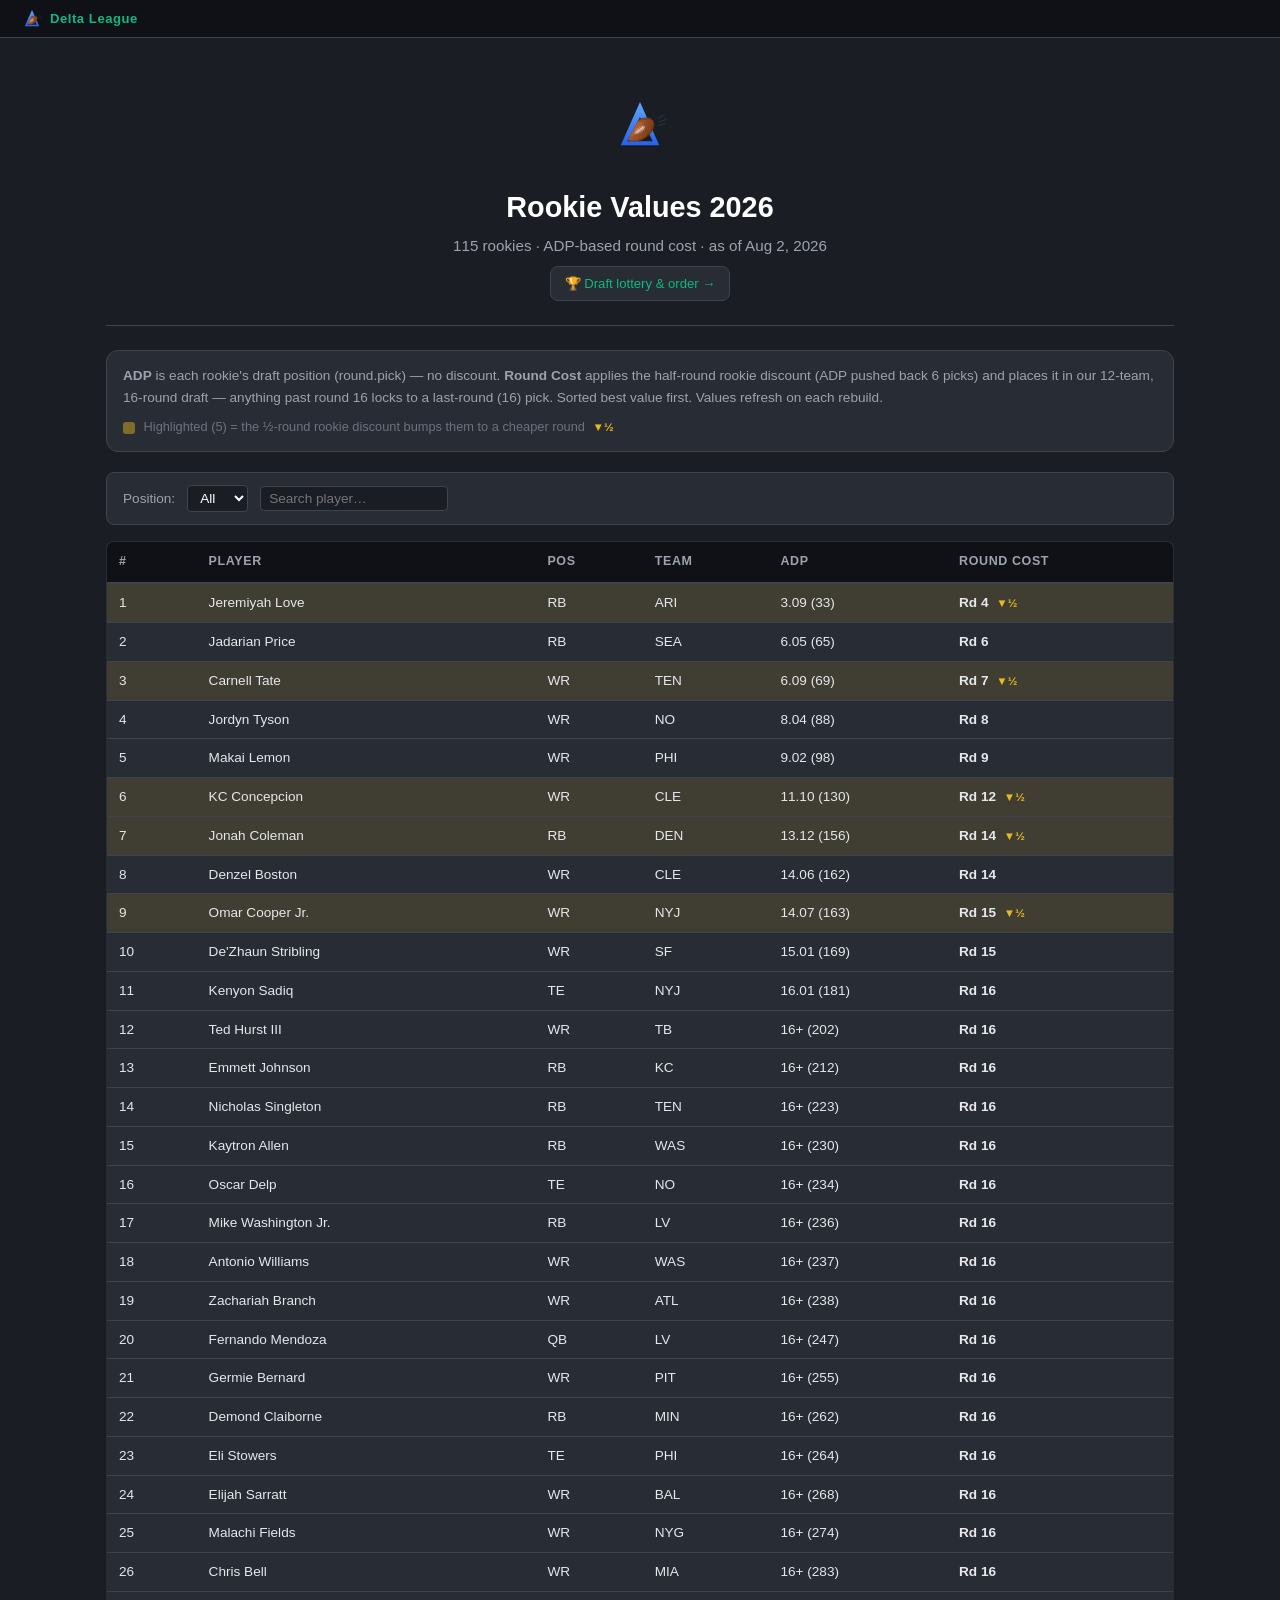
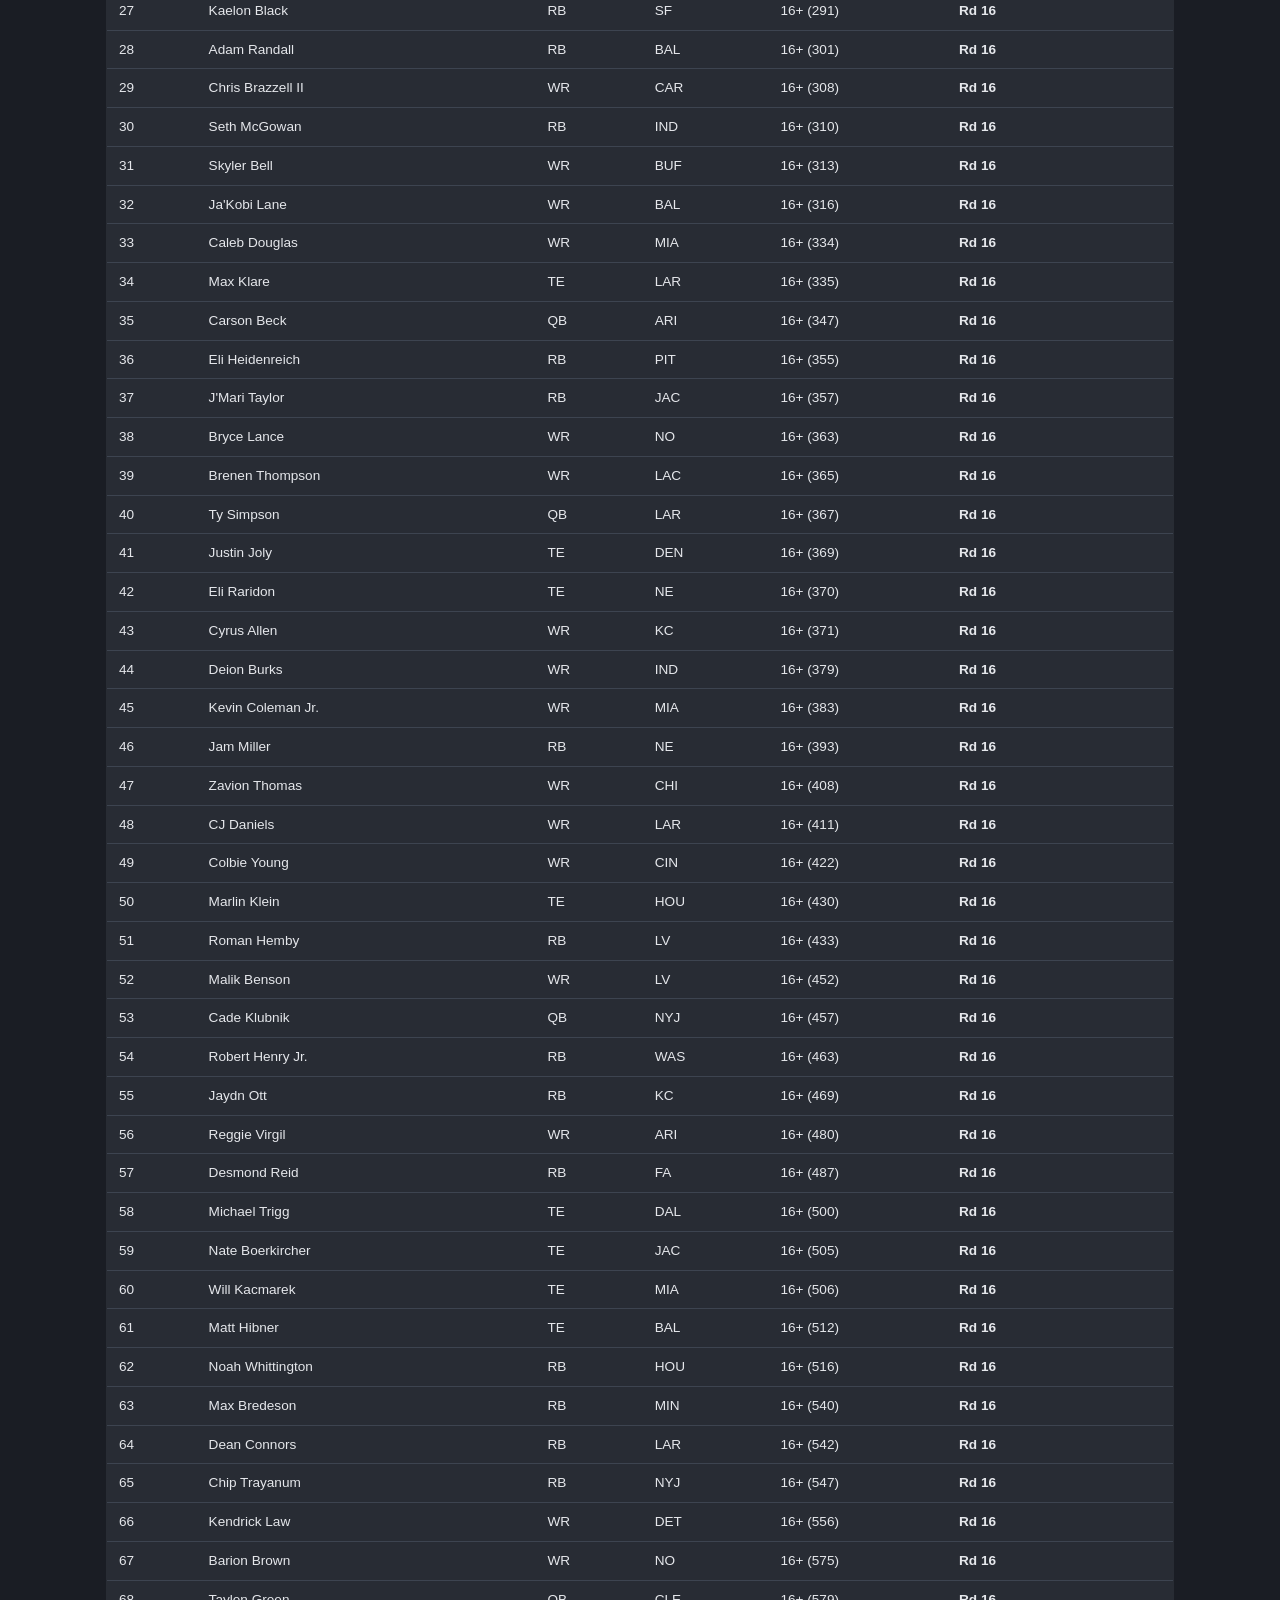
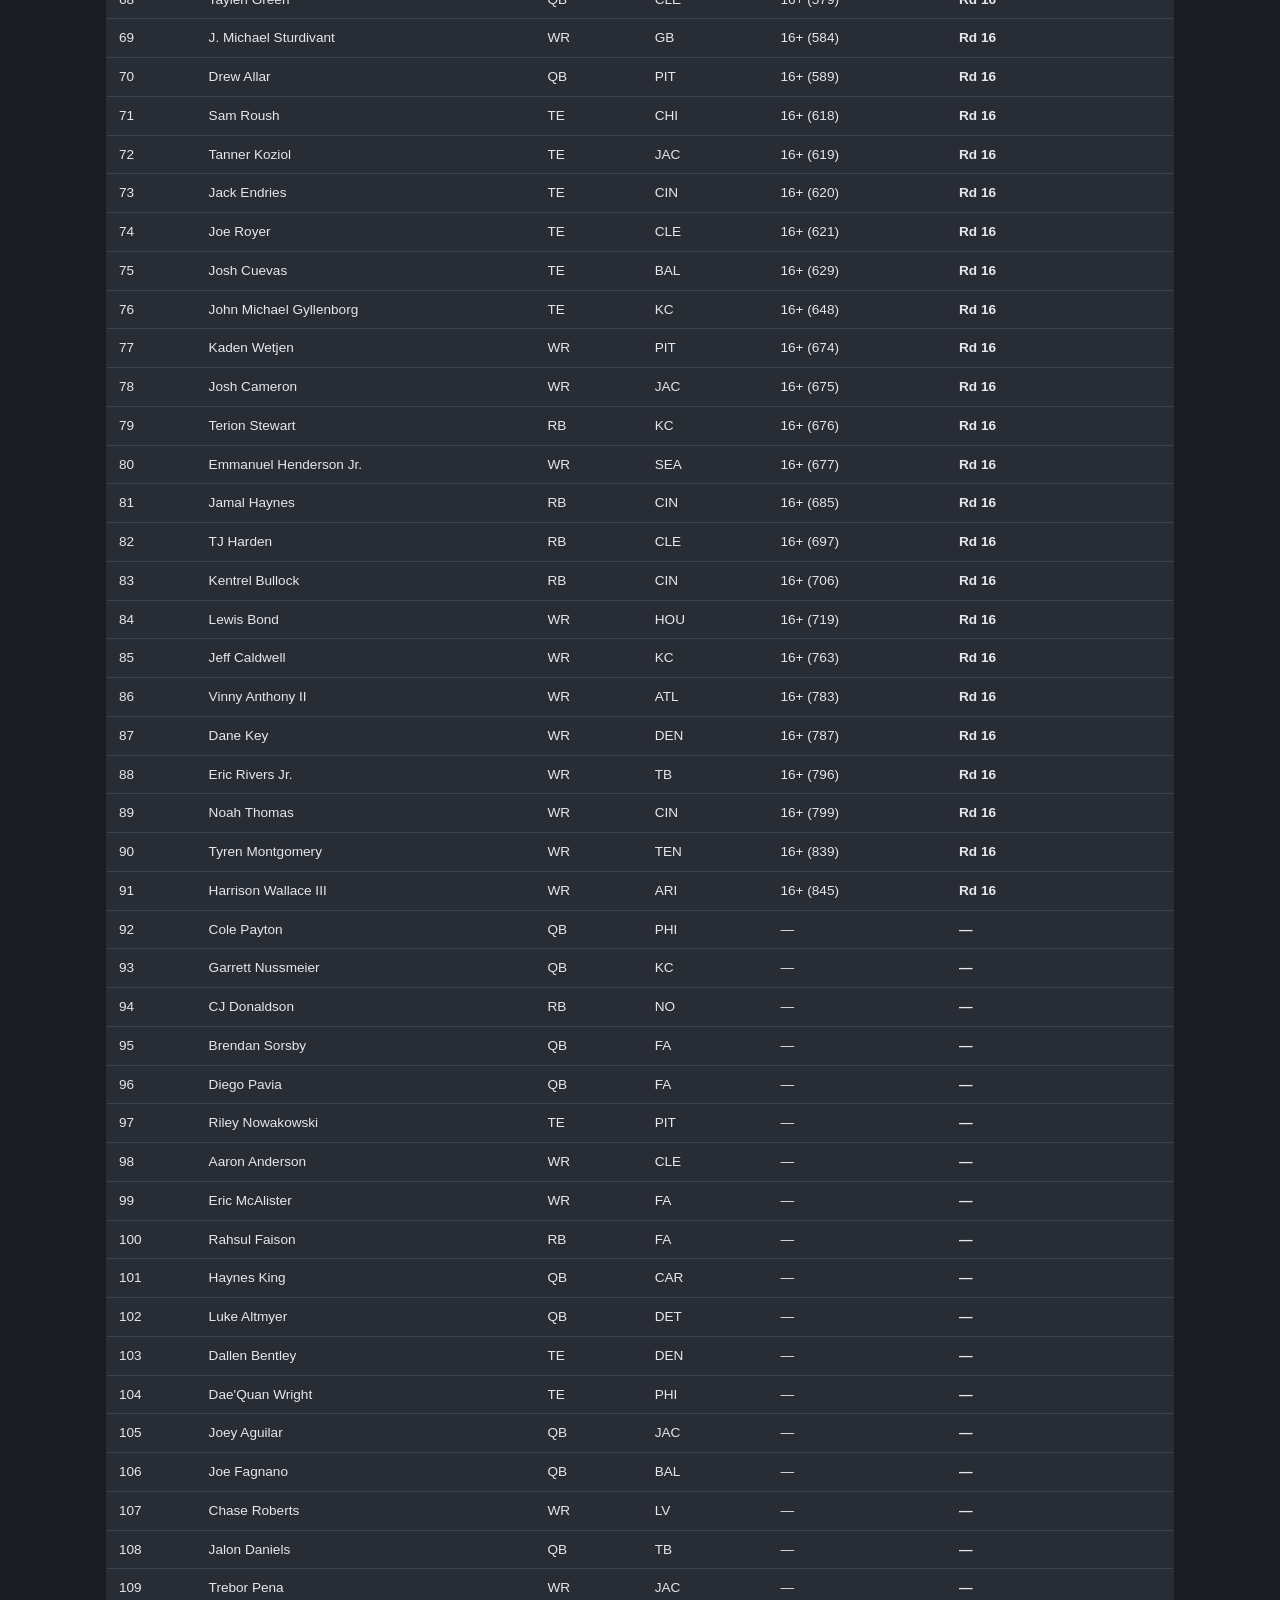
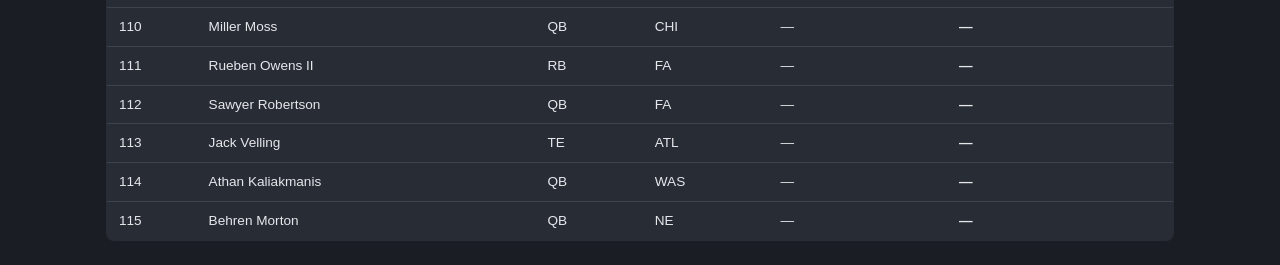
<file: rookie-values.html>
<!DOCTYPE html>
<html lang="en">
<head>
    <meta charset="UTF-8">
    <meta name="viewport" content="width=device-width, initial-scale=1.0">
    <meta property="og:title" content="Rookie Values 2026">
    <meta property="og:description" content="Incoming rookie ADP and draft cost">
    <meta property="og:image" content="https://nachohead-mep.github.io/sleeper-keeper/images/og-default.png">
    <meta property="og:type" content="website">
    <meta name="twitter:card" content="summary_large_image">
    <meta name="twitter:title" content="Rookie Values 2026">
    <meta name="twitter:description" content="Incoming rookie ADP and draft cost">
    <meta name="twitter:image" content="https://nachohead-mep.github.io/sleeper-keeper/images/og-default.png">
    <title>Rookie Values 2026</title>
    <link rel="stylesheet" href="style.css">
</head>
<body>
<nav class="site-nav">
    <a class="site-nav-home" href="index.html"><svg xmlns="http://www.w3.org/2000/svg" viewBox="0 0 200 200" width="24" height="24">
  <defs>
    <linearGradient id="ball" x1="0" y1="0" x2="1" y2="1">
      <stop offset="0%" stop-color="#C4742F"/>
      <stop offset="40%" stop-color="#A0522D"/>
      <stop offset="100%" stop-color="#6B3410"/>
    </linearGradient>
    <filter id="shadow" x="-20%" y="-20%" width="140%" height="140%">
      <feDropShadow dx="2" dy="3" stdDeviation="3" flood-color="#000" flood-opacity="0.4"/>
    </filter>
    <linearGradient id="deltaGrad" x1="0" y1="0" x2="0" y2="1">
      <stop offset="0%" stop-color="#60a5fa"/>
      <stop offset="100%" stop-color="#2563eb"/>
    </linearGradient>

    <!-- Clip: only show football inside the delta's inner triangle (the hole) -->
    <clipPath id="deltaHole">
      <path d="M100,72 L60,148 L140,148 Z"/>
    </clipPath>
    <clipPath id="exitTopLeft">
      <!-- Area below the delta's inner bottom edge only (bottom-left exit) -->
      <polygon points="0,148 60,148 0,200"/>
    </clipPath>
    <clipPath id="exitBottomRight">
      <!-- Area below and to the right of the delta's inner triangle -->
      <polygon points="200,0 100,72 140,148 200,200 200,0"/>
    </clipPath>
  </defs>

  <!-- Full delta drawn as one solid piece (back layer) -->
  <g filter="url(#shadow)">
    <!-- Outer triangle -->
    <path d="M100,25 L40,160 L160,160 Z" fill="url(#deltaGrad)"/>
    <!-- Inner cutout (matches background) -->
    <path d="M100,72 L60,148 L140,148 Z" fill="#1a1d24"/>
  </g>

  <!-- Football - clipped to only show through the delta's hole -->
  <g clip-path="url(#deltaHole)">
    <g transform="translate(100, 112) rotate(-35)" filter="url(#shadow)">
      <ellipse cx="0" cy="0" rx="50" ry="30" fill="url(#ball)" stroke="#5C2D06" stroke-width="1.5"/>
      <ellipse cx="-10" cy="-10" rx="32" ry="15" fill="#C4742F" opacity="0.4"/>
      <line x1="-18" y1="0" x2="18" y2="0" stroke="white" stroke-width="2.5" stroke-linecap="round"/>
      <line x1="-10" y1="-6" x2="-10" y2="6" stroke="white" stroke-width="1.8" stroke-linecap="round"/>
      <line x1="-3" y1="-7" x2="-3" y2="7" stroke="white" stroke-width="1.8" stroke-linecap="round"/>
      <line x1="4" y1="-7" x2="4" y2="7" stroke="white" stroke-width="1.8" stroke-linecap="round"/>
      <line x1="11" y1="-6" x2="11" y2="6" stroke="white" stroke-width="1.8" stroke-linecap="round"/>
      <path d="M-46,-8 Q-26,-28 0,-30 Q26,-28 46,-8" fill="none" stroke="#5C2D06" stroke-width="1.2"/>
      <path d="M-46,8 Q-26,28 0,30 Q26,28 46,8" fill="none" stroke="#5C2D06" stroke-width="1.2"/>
    </g>
  </g>

  <!-- Football poking out bottom-left (in front of delta) -->
  <g clip-path="url(#exitTopLeft)">
    <g transform="translate(100, 112) rotate(-35)">
      <ellipse cx="0" cy="0" rx="50" ry="30" fill="url(#ball)" stroke="#5C2D06" stroke-width="1.5"/>
      <ellipse cx="-10" cy="-10" rx="32" ry="15" fill="#C4742F" opacity="0.4"/>
      <line x1="-18" y1="0" x2="18" y2="0" stroke="white" stroke-width="2.5" stroke-linecap="round"/>
      <line x1="-10" y1="-6" x2="-10" y2="6" stroke="white" stroke-width="1.8" stroke-linecap="round"/>
      <line x1="-3" y1="-7" x2="-3" y2="7" stroke="white" stroke-width="1.8" stroke-linecap="round"/>
      <line x1="4" y1="-7" x2="4" y2="7" stroke="white" stroke-width="1.8" stroke-linecap="round"/>
      <line x1="11" y1="-6" x2="11" y2="6" stroke="white" stroke-width="1.8" stroke-linecap="round"/>
      <path d="M-46,-8 Q-26,-28 0,-30 Q26,-28 46,-8" fill="none" stroke="#5C2D06" stroke-width="1.2"/>
      <path d="M-46,8 Q-26,28 0,30 Q26,28 46,8" fill="none" stroke="#5C2D06" stroke-width="1.2"/>
    </g>
  </g>

  <!-- Football poking out bottom-right (in front of delta) -->
  <g clip-path="url(#exitBottomRight)">
    <g transform="translate(100, 112) rotate(-35)">
      <ellipse cx="0" cy="0" rx="50" ry="30" fill="url(#ball)" stroke="#5C2D06" stroke-width="1.5"/>
      <ellipse cx="-10" cy="-10" rx="32" ry="15" fill="#C4742F" opacity="0.4"/>
      <line x1="-18" y1="0" x2="18" y2="0" stroke="white" stroke-width="2.5" stroke-linecap="round"/>
      <line x1="-10" y1="-6" x2="-10" y2="6" stroke="white" stroke-width="1.8" stroke-linecap="round"/>
      <line x1="-3" y1="-7" x2="-3" y2="7" stroke="white" stroke-width="1.8" stroke-linecap="round"/>
      <line x1="4" y1="-7" x2="4" y2="7" stroke="white" stroke-width="1.8" stroke-linecap="round"/>
      <line x1="11" y1="-6" x2="11" y2="6" stroke="white" stroke-width="1.8" stroke-linecap="round"/>
      <path d="M-46,-8 Q-26,-28 0,-30 Q26,-28 46,-8" fill="none" stroke="#5C2D06" stroke-width="1.2"/>
      <path d="M-46,8 Q-26,28 0,30 Q26,28 46,8" fill="none" stroke="#5C2D06" stroke-width="1.2"/>
    </g>
  </g>

  <!-- Motion lines -->
  <g opacity="0.3" stroke="#60a5fa" stroke-width="2" stroke-linecap="round">
    <line x1="155" y1="78" x2="175" y2="65"/>
    <line x1="158" y1="88" x2="182" y2="79"/>
    <line x1="156" y1="98" x2="178" y2="93"/>
  </g>
</svg>
 Delta League</a>
</nav>
<div class="container">
    <div class="page-header">
        <div class="page-header-icon"><svg xmlns="http://www.w3.org/2000/svg" viewBox="0 0 200 200" width="64" height="64">
  <defs>
    <linearGradient id="ball" x1="0" y1="0" x2="1" y2="1">
      <stop offset="0%" stop-color="#C4742F"/>
      <stop offset="40%" stop-color="#A0522D"/>
      <stop offset="100%" stop-color="#6B3410"/>
    </linearGradient>
    <filter id="shadow" x="-20%" y="-20%" width="140%" height="140%">
      <feDropShadow dx="2" dy="3" stdDeviation="3" flood-color="#000" flood-opacity="0.4"/>
    </filter>
    <linearGradient id="deltaGrad" x1="0" y1="0" x2="0" y2="1">
      <stop offset="0%" stop-color="#60a5fa"/>
      <stop offset="100%" stop-color="#2563eb"/>
    </linearGradient>

    <!-- Clip: only show football inside the delta's inner triangle (the hole) -->
    <clipPath id="deltaHole">
      <path d="M100,72 L60,148 L140,148 Z"/>
    </clipPath>
    <clipPath id="exitTopLeft">
      <!-- Area below the delta's inner bottom edge only (bottom-left exit) -->
      <polygon points="0,148 60,148 0,200"/>
    </clipPath>
    <clipPath id="exitBottomRight">
      <!-- Area below and to the right of the delta's inner triangle -->
      <polygon points="200,0 100,72 140,148 200,200 200,0"/>
    </clipPath>
  </defs>

  <!-- Full delta drawn as one solid piece (back layer) -->
  <g filter="url(#shadow)">
    <!-- Outer triangle -->
    <path d="M100,25 L40,160 L160,160 Z" fill="url(#deltaGrad)"/>
    <!-- Inner cutout (matches background) -->
    <path d="M100,72 L60,148 L140,148 Z" fill="#1a1d24"/>
  </g>

  <!-- Football - clipped to only show through the delta's hole -->
  <g clip-path="url(#deltaHole)">
    <g transform="translate(100, 112) rotate(-35)" filter="url(#shadow)">
      <ellipse cx="0" cy="0" rx="50" ry="30" fill="url(#ball)" stroke="#5C2D06" stroke-width="1.5"/>
      <ellipse cx="-10" cy="-10" rx="32" ry="15" fill="#C4742F" opacity="0.4"/>
      <line x1="-18" y1="0" x2="18" y2="0" stroke="white" stroke-width="2.5" stroke-linecap="round"/>
      <line x1="-10" y1="-6" x2="-10" y2="6" stroke="white" stroke-width="1.8" stroke-linecap="round"/>
      <line x1="-3" y1="-7" x2="-3" y2="7" stroke="white" stroke-width="1.8" stroke-linecap="round"/>
      <line x1="4" y1="-7" x2="4" y2="7" stroke="white" stroke-width="1.8" stroke-linecap="round"/>
      <line x1="11" y1="-6" x2="11" y2="6" stroke="white" stroke-width="1.8" stroke-linecap="round"/>
      <path d="M-46,-8 Q-26,-28 0,-30 Q26,-28 46,-8" fill="none" stroke="#5C2D06" stroke-width="1.2"/>
      <path d="M-46,8 Q-26,28 0,30 Q26,28 46,8" fill="none" stroke="#5C2D06" stroke-width="1.2"/>
    </g>
  </g>

  <!-- Football poking out bottom-left (in front of delta) -->
  <g clip-path="url(#exitTopLeft)">
    <g transform="translate(100, 112) rotate(-35)">
      <ellipse cx="0" cy="0" rx="50" ry="30" fill="url(#ball)" stroke="#5C2D06" stroke-width="1.5"/>
      <ellipse cx="-10" cy="-10" rx="32" ry="15" fill="#C4742F" opacity="0.4"/>
      <line x1="-18" y1="0" x2="18" y2="0" stroke="white" stroke-width="2.5" stroke-linecap="round"/>
      <line x1="-10" y1="-6" x2="-10" y2="6" stroke="white" stroke-width="1.8" stroke-linecap="round"/>
      <line x1="-3" y1="-7" x2="-3" y2="7" stroke="white" stroke-width="1.8" stroke-linecap="round"/>
      <line x1="4" y1="-7" x2="4" y2="7" stroke="white" stroke-width="1.8" stroke-linecap="round"/>
      <line x1="11" y1="-6" x2="11" y2="6" stroke="white" stroke-width="1.8" stroke-linecap="round"/>
      <path d="M-46,-8 Q-26,-28 0,-30 Q26,-28 46,-8" fill="none" stroke="#5C2D06" stroke-width="1.2"/>
      <path d="M-46,8 Q-26,28 0,30 Q26,28 46,8" fill="none" stroke="#5C2D06" stroke-width="1.2"/>
    </g>
  </g>

  <!-- Football poking out bottom-right (in front of delta) -->
  <g clip-path="url(#exitBottomRight)">
    <g transform="translate(100, 112) rotate(-35)">
      <ellipse cx="0" cy="0" rx="50" ry="30" fill="url(#ball)" stroke="#5C2D06" stroke-width="1.5"/>
      <ellipse cx="-10" cy="-10" rx="32" ry="15" fill="#C4742F" opacity="0.4"/>
      <line x1="-18" y1="0" x2="18" y2="0" stroke="white" stroke-width="2.5" stroke-linecap="round"/>
      <line x1="-10" y1="-6" x2="-10" y2="6" stroke="white" stroke-width="1.8" stroke-linecap="round"/>
      <line x1="-3" y1="-7" x2="-3" y2="7" stroke="white" stroke-width="1.8" stroke-linecap="round"/>
      <line x1="4" y1="-7" x2="4" y2="7" stroke="white" stroke-width="1.8" stroke-linecap="round"/>
      <line x1="11" y1="-6" x2="11" y2="6" stroke="white" stroke-width="1.8" stroke-linecap="round"/>
      <path d="M-46,-8 Q-26,-28 0,-30 Q26,-28 46,-8" fill="none" stroke="#5C2D06" stroke-width="1.2"/>
      <path d="M-46,8 Q-26,28 0,30 Q26,28 46,8" fill="none" stroke="#5C2D06" stroke-width="1.2"/>
    </g>
  </g>

  <!-- Motion lines -->
  <g opacity="0.3" stroke="#60a5fa" stroke-width="2" stroke-linecap="round">
    <line x1="155" y1="78" x2="175" y2="65"/>
    <line x1="158" y1="88" x2="182" y2="79"/>
    <line x1="156" y1="98" x2="178" y2="93"/>
  </g>
</svg>
</div>
        <h1>Rookie Values 2026</h1>
        <p class="subtitle">115 rookies &middot; ADP-based round cost &middot; as of Aug 2, 2026</p>
        <a class="sheet-link" href="rookie-lottery.html?seed=RIPTobin&amp;lock=1">&#127942; Draft lottery &amp; order &rarr;</a>
    </div>

    <div class="section-card" style="padding:14px 16px;">
        <p style="color:var(--text-secondary); font-size:0.85rem; margin:0;"><strong>ADP</strong> is each rookie's draft position (round.pick) &mdash; no discount. <strong>Round Cost</strong> applies the half-round rookie discount (ADP pushed back 6 picks) and places it in our 12-team, 16-round draft &mdash; anything past round 16 locks to a last-round (16) pick. Sorted best value first. Values refresh on each rebuild.</p>
        <p style="margin:8px 0 0; font-size:0.8rem; color:var(--text-muted);"><span class="disc-key"></span> Highlighted (5) = the &frac12;-round rookie discount bumps them to a cheaper round <span class="disc-badge">&#9660;&frac12;</span></p>
    </div>

    <div class="filter-bar">
        <label for="pos-filter">Position:</label>
        <select id="pos-filter"><option value="">All</option><option value="QB">QB</option><option value="RB">RB</option><option value="WR">WR</option><option value="TE">TE</option></select>
        <input id="name-filter" placeholder="Search player&hellip;"
               style="background:var(--bg-primary); color:var(--text-primary); border:1px solid var(--border); border-radius:4px; padding:4px 8px; font-size:0.85rem;">
    </div>

    <table class="data-table" id="rookie-table">
        <thead><tr>
            <th data-col="0" data-num="1">#  <span class="sort-arrow"></span></th>
            <th data-col="1">Player <span class="sort-arrow"></span></th>
            <th data-col="2">Pos <span class="sort-arrow"></span></th>
            <th data-col="3">Team <span class="sort-arrow"></span></th>
            <th data-col="4" data-num="1">ADP <span class="sort-arrow"></span></th><th data-col="5" data-num="1">Round Cost <span class="sort-arrow"></span></th>
        </tr></thead>
        <tbody>
<tr data-pos="RB" class="discount-affected"><td>1</td><td>Jeremiyah Love</td><td>RB</td><td>ARI</td><td>3.09 (33)</td><td><strong>Rd 4 <span class="disc-badge" title="The half-round discount drops them to a cheaper round">&#9660;&frac12;</span></strong></td></tr>
<tr data-pos="RB"><td>2</td><td>Jadarian Price</td><td>RB</td><td>SEA</td><td>6.05 (65)</td><td><strong>Rd 6</strong></td></tr>
<tr data-pos="WR" class="discount-affected"><td>3</td><td>Carnell Tate</td><td>WR</td><td>TEN</td><td>6.09 (69)</td><td><strong>Rd 7 <span class="disc-badge" title="The half-round discount drops them to a cheaper round">&#9660;&frac12;</span></strong></td></tr>
<tr data-pos="WR"><td>4</td><td>Jordyn Tyson</td><td>WR</td><td>NO</td><td>8.04 (88)</td><td><strong>Rd 8</strong></td></tr>
<tr data-pos="WR"><td>5</td><td>Makai Lemon</td><td>WR</td><td>PHI</td><td>9.02 (98)</td><td><strong>Rd 9</strong></td></tr>
<tr data-pos="WR" class="discount-affected"><td>6</td><td>KC Concepcion</td><td>WR</td><td>CLE</td><td>11.10 (130)</td><td><strong>Rd 12 <span class="disc-badge" title="The half-round discount drops them to a cheaper round">&#9660;&frac12;</span></strong></td></tr>
<tr data-pos="RB" class="discount-affected"><td>7</td><td>Jonah Coleman</td><td>RB</td><td>DEN</td><td>13.12 (156)</td><td><strong>Rd 14 <span class="disc-badge" title="The half-round discount drops them to a cheaper round">&#9660;&frac12;</span></strong></td></tr>
<tr data-pos="WR"><td>8</td><td>Denzel Boston</td><td>WR</td><td>CLE</td><td>14.06 (162)</td><td><strong>Rd 14</strong></td></tr>
<tr data-pos="WR" class="discount-affected"><td>9</td><td>Omar Cooper Jr.</td><td>WR</td><td>NYJ</td><td>14.07 (163)</td><td><strong>Rd 15 <span class="disc-badge" title="The half-round discount drops them to a cheaper round">&#9660;&frac12;</span></strong></td></tr>
<tr data-pos="WR"><td>10</td><td>De'Zhaun Stribling</td><td>WR</td><td>SF</td><td>15.01 (169)</td><td><strong>Rd 15</strong></td></tr>
<tr data-pos="TE"><td>11</td><td>Kenyon Sadiq</td><td>TE</td><td>NYJ</td><td>16.01 (181)</td><td><strong>Rd 16</strong></td></tr>
<tr data-pos="WR"><td>12</td><td>Ted Hurst III</td><td>WR</td><td>TB</td><td>16+ (202)</td><td><strong>Rd 16</strong></td></tr>
<tr data-pos="RB"><td>13</td><td>Emmett Johnson</td><td>RB</td><td>KC</td><td>16+ (212)</td><td><strong>Rd 16</strong></td></tr>
<tr data-pos="RB"><td>14</td><td>Nicholas Singleton</td><td>RB</td><td>TEN</td><td>16+ (223)</td><td><strong>Rd 16</strong></td></tr>
<tr data-pos="RB"><td>15</td><td>Kaytron Allen</td><td>RB</td><td>WAS</td><td>16+ (230)</td><td><strong>Rd 16</strong></td></tr>
<tr data-pos="TE"><td>16</td><td>Oscar Delp</td><td>TE</td><td>NO</td><td>16+ (234)</td><td><strong>Rd 16</strong></td></tr>
<tr data-pos="RB"><td>17</td><td>Mike Washington Jr.</td><td>RB</td><td>LV</td><td>16+ (236)</td><td><strong>Rd 16</strong></td></tr>
<tr data-pos="WR"><td>18</td><td>Antonio Williams</td><td>WR</td><td>WAS</td><td>16+ (237)</td><td><strong>Rd 16</strong></td></tr>
<tr data-pos="WR"><td>19</td><td>Zachariah Branch</td><td>WR</td><td>ATL</td><td>16+ (238)</td><td><strong>Rd 16</strong></td></tr>
<tr data-pos="QB"><td>20</td><td>Fernando Mendoza</td><td>QB</td><td>LV</td><td>16+ (247)</td><td><strong>Rd 16</strong></td></tr>
<tr data-pos="WR"><td>21</td><td>Germie Bernard</td><td>WR</td><td>PIT</td><td>16+ (255)</td><td><strong>Rd 16</strong></td></tr>
<tr data-pos="RB"><td>22</td><td>Demond Claiborne</td><td>RB</td><td>MIN</td><td>16+ (262)</td><td><strong>Rd 16</strong></td></tr>
<tr data-pos="TE"><td>23</td><td>Eli Stowers</td><td>TE</td><td>PHI</td><td>16+ (264)</td><td><strong>Rd 16</strong></td></tr>
<tr data-pos="WR"><td>24</td><td>Elijah Sarratt</td><td>WR</td><td>BAL</td><td>16+ (268)</td><td><strong>Rd 16</strong></td></tr>
<tr data-pos="WR"><td>25</td><td>Malachi Fields</td><td>WR</td><td>NYG</td><td>16+ (274)</td><td><strong>Rd 16</strong></td></tr>
<tr data-pos="WR"><td>26</td><td>Chris Bell</td><td>WR</td><td>MIA</td><td>16+ (283)</td><td><strong>Rd 16</strong></td></tr>
<tr data-pos="RB"><td>27</td><td>Kaelon Black</td><td>RB</td><td>SF</td><td>16+ (291)</td><td><strong>Rd 16</strong></td></tr>
<tr data-pos="RB"><td>28</td><td>Adam Randall</td><td>RB</td><td>BAL</td><td>16+ (301)</td><td><strong>Rd 16</strong></td></tr>
<tr data-pos="WR"><td>29</td><td>Chris Brazzell II</td><td>WR</td><td>CAR</td><td>16+ (308)</td><td><strong>Rd 16</strong></td></tr>
<tr data-pos="RB"><td>30</td><td>Seth McGowan</td><td>RB</td><td>IND</td><td>16+ (310)</td><td><strong>Rd 16</strong></td></tr>
<tr data-pos="WR"><td>31</td><td>Skyler Bell</td><td>WR</td><td>BUF</td><td>16+ (313)</td><td><strong>Rd 16</strong></td></tr>
<tr data-pos="WR"><td>32</td><td>Ja'Kobi Lane</td><td>WR</td><td>BAL</td><td>16+ (316)</td><td><strong>Rd 16</strong></td></tr>
<tr data-pos="WR"><td>33</td><td>Caleb Douglas</td><td>WR</td><td>MIA</td><td>16+ (334)</td><td><strong>Rd 16</strong></td></tr>
<tr data-pos="TE"><td>34</td><td>Max Klare</td><td>TE</td><td>LAR</td><td>16+ (335)</td><td><strong>Rd 16</strong></td></tr>
<tr data-pos="QB"><td>35</td><td>Carson Beck</td><td>QB</td><td>ARI</td><td>16+ (347)</td><td><strong>Rd 16</strong></td></tr>
<tr data-pos="RB"><td>36</td><td>Eli Heidenreich</td><td>RB</td><td>PIT</td><td>16+ (355)</td><td><strong>Rd 16</strong></td></tr>
<tr data-pos="RB"><td>37</td><td>J'Mari Taylor</td><td>RB</td><td>JAC</td><td>16+ (357)</td><td><strong>Rd 16</strong></td></tr>
<tr data-pos="WR"><td>38</td><td>Bryce Lance</td><td>WR</td><td>NO</td><td>16+ (363)</td><td><strong>Rd 16</strong></td></tr>
<tr data-pos="WR"><td>39</td><td>Brenen Thompson</td><td>WR</td><td>LAC</td><td>16+ (365)</td><td><strong>Rd 16</strong></td></tr>
<tr data-pos="QB"><td>40</td><td>Ty Simpson</td><td>QB</td><td>LAR</td><td>16+ (367)</td><td><strong>Rd 16</strong></td></tr>
<tr data-pos="TE"><td>41</td><td>Justin Joly</td><td>TE</td><td>DEN</td><td>16+ (369)</td><td><strong>Rd 16</strong></td></tr>
<tr data-pos="TE"><td>42</td><td>Eli Raridon</td><td>TE</td><td>NE</td><td>16+ (370)</td><td><strong>Rd 16</strong></td></tr>
<tr data-pos="WR"><td>43</td><td>Cyrus Allen</td><td>WR</td><td>KC</td><td>16+ (371)</td><td><strong>Rd 16</strong></td></tr>
<tr data-pos="WR"><td>44</td><td>Deion Burks</td><td>WR</td><td>IND</td><td>16+ (379)</td><td><strong>Rd 16</strong></td></tr>
<tr data-pos="WR"><td>45</td><td>Kevin Coleman Jr.</td><td>WR</td><td>MIA</td><td>16+ (383)</td><td><strong>Rd 16</strong></td></tr>
<tr data-pos="RB"><td>46</td><td>Jam Miller</td><td>RB</td><td>NE</td><td>16+ (393)</td><td><strong>Rd 16</strong></td></tr>
<tr data-pos="WR"><td>47</td><td>Zavion Thomas</td><td>WR</td><td>CHI</td><td>16+ (408)</td><td><strong>Rd 16</strong></td></tr>
<tr data-pos="WR"><td>48</td><td>CJ Daniels</td><td>WR</td><td>LAR</td><td>16+ (411)</td><td><strong>Rd 16</strong></td></tr>
<tr data-pos="WR"><td>49</td><td>Colbie Young</td><td>WR</td><td>CIN</td><td>16+ (422)</td><td><strong>Rd 16</strong></td></tr>
<tr data-pos="TE"><td>50</td><td>Marlin Klein</td><td>TE</td><td>HOU</td><td>16+ (430)</td><td><strong>Rd 16</strong></td></tr>
<tr data-pos="RB"><td>51</td><td>Roman Hemby</td><td>RB</td><td>LV</td><td>16+ (433)</td><td><strong>Rd 16</strong></td></tr>
<tr data-pos="WR"><td>52</td><td>Malik Benson</td><td>WR</td><td>LV</td><td>16+ (452)</td><td><strong>Rd 16</strong></td></tr>
<tr data-pos="QB"><td>53</td><td>Cade Klubnik</td><td>QB</td><td>NYJ</td><td>16+ (457)</td><td><strong>Rd 16</strong></td></tr>
<tr data-pos="RB"><td>54</td><td>Robert Henry Jr.</td><td>RB</td><td>WAS</td><td>16+ (463)</td><td><strong>Rd 16</strong></td></tr>
<tr data-pos="RB"><td>55</td><td>Jaydn Ott</td><td>RB</td><td>KC</td><td>16+ (469)</td><td><strong>Rd 16</strong></td></tr>
<tr data-pos="WR"><td>56</td><td>Reggie Virgil</td><td>WR</td><td>ARI</td><td>16+ (480)</td><td><strong>Rd 16</strong></td></tr>
<tr data-pos="RB"><td>57</td><td>Desmond Reid</td><td>RB</td><td>FA</td><td>16+ (487)</td><td><strong>Rd 16</strong></td></tr>
<tr data-pos="TE"><td>58</td><td>Michael Trigg</td><td>TE</td><td>DAL</td><td>16+ (500)</td><td><strong>Rd 16</strong></td></tr>
<tr data-pos="TE"><td>59</td><td>Nate Boerkircher</td><td>TE</td><td>JAC</td><td>16+ (505)</td><td><strong>Rd 16</strong></td></tr>
<tr data-pos="TE"><td>60</td><td>Will Kacmarek</td><td>TE</td><td>MIA</td><td>16+ (506)</td><td><strong>Rd 16</strong></td></tr>
<tr data-pos="TE"><td>61</td><td>Matt Hibner</td><td>TE</td><td>BAL</td><td>16+ (512)</td><td><strong>Rd 16</strong></td></tr>
<tr data-pos="RB"><td>62</td><td>Noah Whittington</td><td>RB</td><td>HOU</td><td>16+ (516)</td><td><strong>Rd 16</strong></td></tr>
<tr data-pos="RB"><td>63</td><td>Max Bredeson</td><td>RB</td><td>MIN</td><td>16+ (540)</td><td><strong>Rd 16</strong></td></tr>
<tr data-pos="RB"><td>64</td><td>Dean Connors</td><td>RB</td><td>LAR</td><td>16+ (542)</td><td><strong>Rd 16</strong></td></tr>
<tr data-pos="RB"><td>65</td><td>Chip Trayanum</td><td>RB</td><td>NYJ</td><td>16+ (547)</td><td><strong>Rd 16</strong></td></tr>
<tr data-pos="WR"><td>66</td><td>Kendrick Law</td><td>WR</td><td>DET</td><td>16+ (556)</td><td><strong>Rd 16</strong></td></tr>
<tr data-pos="WR"><td>67</td><td>Barion Brown</td><td>WR</td><td>NO</td><td>16+ (575)</td><td><strong>Rd 16</strong></td></tr>
<tr data-pos="QB"><td>68</td><td>Taylen Green</td><td>QB</td><td>CLE</td><td>16+ (579)</td><td><strong>Rd 16</strong></td></tr>
<tr data-pos="WR"><td>69</td><td>J. Michael Sturdivant</td><td>WR</td><td>GB</td><td>16+ (584)</td><td><strong>Rd 16</strong></td></tr>
<tr data-pos="QB"><td>70</td><td>Drew Allar</td><td>QB</td><td>PIT</td><td>16+ (589)</td><td><strong>Rd 16</strong></td></tr>
<tr data-pos="TE"><td>71</td><td>Sam Roush</td><td>TE</td><td>CHI</td><td>16+ (618)</td><td><strong>Rd 16</strong></td></tr>
<tr data-pos="TE"><td>72</td><td>Tanner Koziol</td><td>TE</td><td>JAC</td><td>16+ (619)</td><td><strong>Rd 16</strong></td></tr>
<tr data-pos="TE"><td>73</td><td>Jack Endries</td><td>TE</td><td>CIN</td><td>16+ (620)</td><td><strong>Rd 16</strong></td></tr>
<tr data-pos="TE"><td>74</td><td>Joe Royer</td><td>TE</td><td>CLE</td><td>16+ (621)</td><td><strong>Rd 16</strong></td></tr>
<tr data-pos="TE"><td>75</td><td>Josh Cuevas</td><td>TE</td><td>BAL</td><td>16+ (629)</td><td><strong>Rd 16</strong></td></tr>
<tr data-pos="TE"><td>76</td><td>John Michael Gyllenborg</td><td>TE</td><td>KC</td><td>16+ (648)</td><td><strong>Rd 16</strong></td></tr>
<tr data-pos="WR"><td>77</td><td>Kaden Wetjen</td><td>WR</td><td>PIT</td><td>16+ (674)</td><td><strong>Rd 16</strong></td></tr>
<tr data-pos="WR"><td>78</td><td>Josh Cameron</td><td>WR</td><td>JAC</td><td>16+ (675)</td><td><strong>Rd 16</strong></td></tr>
<tr data-pos="RB"><td>79</td><td>Terion Stewart</td><td>RB</td><td>KC</td><td>16+ (676)</td><td><strong>Rd 16</strong></td></tr>
<tr data-pos="WR"><td>80</td><td>Emmanuel Henderson Jr.</td><td>WR</td><td>SEA</td><td>16+ (677)</td><td><strong>Rd 16</strong></td></tr>
<tr data-pos="RB"><td>81</td><td>Jamal Haynes</td><td>RB</td><td>CIN</td><td>16+ (685)</td><td><strong>Rd 16</strong></td></tr>
<tr data-pos="RB"><td>82</td><td>TJ Harden</td><td>RB</td><td>CLE</td><td>16+ (697)</td><td><strong>Rd 16</strong></td></tr>
<tr data-pos="RB"><td>83</td><td>Kentrel Bullock</td><td>RB</td><td>CIN</td><td>16+ (706)</td><td><strong>Rd 16</strong></td></tr>
<tr data-pos="WR"><td>84</td><td>Lewis Bond</td><td>WR</td><td>HOU</td><td>16+ (719)</td><td><strong>Rd 16</strong></td></tr>
<tr data-pos="WR"><td>85</td><td>Jeff Caldwell</td><td>WR</td><td>KC</td><td>16+ (763)</td><td><strong>Rd 16</strong></td></tr>
<tr data-pos="WR"><td>86</td><td>Vinny Anthony II</td><td>WR</td><td>ATL</td><td>16+ (783)</td><td><strong>Rd 16</strong></td></tr>
<tr data-pos="WR"><td>87</td><td>Dane Key</td><td>WR</td><td>DEN</td><td>16+ (787)</td><td><strong>Rd 16</strong></td></tr>
<tr data-pos="WR"><td>88</td><td>Eric Rivers Jr.</td><td>WR</td><td>TB</td><td>16+ (796)</td><td><strong>Rd 16</strong></td></tr>
<tr data-pos="WR"><td>89</td><td>Noah Thomas</td><td>WR</td><td>CIN</td><td>16+ (799)</td><td><strong>Rd 16</strong></td></tr>
<tr data-pos="WR"><td>90</td><td>Tyren Montgomery</td><td>WR</td><td>TEN</td><td>16+ (839)</td><td><strong>Rd 16</strong></td></tr>
<tr data-pos="WR"><td>91</td><td>Harrison Wallace III</td><td>WR</td><td>ARI</td><td>16+ (845)</td><td><strong>Rd 16</strong></td></tr>
<tr data-pos="QB"><td>92</td><td>Cole Payton</td><td>QB</td><td>PHI</td><td>&mdash;</td><td><strong>&mdash;</strong></td></tr>
<tr data-pos="QB"><td>93</td><td>Garrett Nussmeier</td><td>QB</td><td>KC</td><td>&mdash;</td><td><strong>&mdash;</strong></td></tr>
<tr data-pos="RB"><td>94</td><td>CJ Donaldson</td><td>RB</td><td>NO</td><td>&mdash;</td><td><strong>&mdash;</strong></td></tr>
<tr data-pos="QB"><td>95</td><td>Brendan Sorsby</td><td>QB</td><td>FA</td><td>&mdash;</td><td><strong>&mdash;</strong></td></tr>
<tr data-pos="QB"><td>96</td><td>Diego Pavia</td><td>QB</td><td>FA</td><td>&mdash;</td><td><strong>&mdash;</strong></td></tr>
<tr data-pos="TE"><td>97</td><td>Riley Nowakowski</td><td>TE</td><td>PIT</td><td>&mdash;</td><td><strong>&mdash;</strong></td></tr>
<tr data-pos="WR"><td>98</td><td>Aaron Anderson</td><td>WR</td><td>CLE</td><td>&mdash;</td><td><strong>&mdash;</strong></td></tr>
<tr data-pos="WR"><td>99</td><td>Eric McAlister</td><td>WR</td><td>FA</td><td>&mdash;</td><td><strong>&mdash;</strong></td></tr>
<tr data-pos="RB"><td>100</td><td>Rahsul Faison</td><td>RB</td><td>FA</td><td>&mdash;</td><td><strong>&mdash;</strong></td></tr>
<tr data-pos="QB"><td>101</td><td>Haynes King</td><td>QB</td><td>CAR</td><td>&mdash;</td><td><strong>&mdash;</strong></td></tr>
<tr data-pos="QB"><td>102</td><td>Luke Altmyer</td><td>QB</td><td>DET</td><td>&mdash;</td><td><strong>&mdash;</strong></td></tr>
<tr data-pos="TE"><td>103</td><td>Dallen Bentley</td><td>TE</td><td>DEN</td><td>&mdash;</td><td><strong>&mdash;</strong></td></tr>
<tr data-pos="TE"><td>104</td><td>Dae'Quan Wright</td><td>TE</td><td>PHI</td><td>&mdash;</td><td><strong>&mdash;</strong></td></tr>
<tr data-pos="QB"><td>105</td><td>Joey Aguilar</td><td>QB</td><td>JAC</td><td>&mdash;</td><td><strong>&mdash;</strong></td></tr>
<tr data-pos="QB"><td>106</td><td>Joe Fagnano</td><td>QB</td><td>BAL</td><td>&mdash;</td><td><strong>&mdash;</strong></td></tr>
<tr data-pos="WR"><td>107</td><td>Chase Roberts</td><td>WR</td><td>LV</td><td>&mdash;</td><td><strong>&mdash;</strong></td></tr>
<tr data-pos="QB"><td>108</td><td>Jalon Daniels</td><td>QB</td><td>TB</td><td>&mdash;</td><td><strong>&mdash;</strong></td></tr>
<tr data-pos="WR"><td>109</td><td>Trebor Pena</td><td>WR</td><td>JAC</td><td>&mdash;</td><td><strong>&mdash;</strong></td></tr>
<tr data-pos="QB"><td>110</td><td>Miller Moss</td><td>QB</td><td>CHI</td><td>&mdash;</td><td><strong>&mdash;</strong></td></tr>
<tr data-pos="RB"><td>111</td><td>Rueben Owens II</td><td>RB</td><td>FA</td><td>&mdash;</td><td><strong>&mdash;</strong></td></tr>
<tr data-pos="QB"><td>112</td><td>Sawyer Robertson</td><td>QB</td><td>FA</td><td>&mdash;</td><td><strong>&mdash;</strong></td></tr>
<tr data-pos="TE"><td>113</td><td>Jack Velling</td><td>TE</td><td>ATL</td><td>&mdash;</td><td><strong>&mdash;</strong></td></tr>
<tr data-pos="QB"><td>114</td><td>Athan Kaliakmanis</td><td>QB</td><td>WAS</td><td>&mdash;</td><td><strong>&mdash;</strong></td></tr>
<tr data-pos="QB"><td>115</td><td>Behren Morton</td><td>QB</td><td>NE</td><td>&mdash;</td><td><strong>&mdash;</strong></td></tr>

        </tbody>
    </table>
</div>

<script>
(function() {
    const table = document.getElementById("rookie-table");
    const tbody = table.querySelector("tbody");
    const posFilter = document.getElementById("pos-filter");
    const nameFilter = document.getElementById("name-filter");

    function applyFilters() {
        const pos = posFilter.value;
        const q = nameFilter.value.trim().toLowerCase();
        tbody.querySelectorAll("tr").forEach(function(row) {
            let show = true;
            if (pos && row.dataset.pos !== pos) show = false;
            if (q && !row.children[1].textContent.toLowerCase().includes(q)) show = false;
            row.style.display = show ? "" : "none";
        });
    }
    posFilter.addEventListener("change", applyFilters);
    nameFilter.addEventListener("input", applyFilters);

    let sortCol = -1, sortAsc = true;
    table.querySelectorAll("thead th").forEach(function(th) {
        th.addEventListener("click", function() {
            const col = parseInt(th.dataset.col);
            const num = th.dataset.num === "1";
            if (sortCol === col) { sortAsc = !sortAsc; } else { sortCol = col; sortAsc = true; }
            const rows = Array.from(tbody.querySelectorAll("tr"));
            rows.sort(function(a, b) {
                let va = a.children[col].textContent.trim();
                let vb = b.children[col].textContent.trim();
                if (num) {
                    const na = parseFloat(va.replace(/[^0-9.]/g, ""));
                    const nb = parseFloat(vb.replace(/[^0-9.]/g, ""));
                    const aa = isNaN(na), bb = isNaN(nb);
                    if (aa && bb) return 0;
                    if (aa) return 1;        // blanks/dashes to bottom
                    if (bb) return -1;
                    return sortAsc ? na - nb : nb - na;
                }
                return sortAsc ? va.localeCompare(vb) : vb.localeCompare(va);
            });
            rows.forEach(function(r) { tbody.appendChild(r); });
            table.querySelectorAll(".sort-arrow").forEach(function(s) { s.textContent = ""; });
            th.querySelector(".sort-arrow").textContent = sortAsc ? " \u25B2" : " \u25BC";
        });
    });
})();
</script>
</body></html>
</file>
<file: style.css>
/* Delta League Offseason Pages - Dark Theme */
:root {
    --bg-primary: #1a1d24;
    --bg-card: #282c34;
    --bg-card-hover: #2d3340;
    --border: #3d4450;
    --text-primary: #ffffff;
    --text-secondary: #9ca3af;
    --text-muted: #6b7280;
    --text-body: #e5e7eb;
    --accent-blue: #3b82f6;
    --accent-green: #10b981;
    --accent-red: #ef4444;
    --accent-yellow: #f59e0b;
    --accent-orange: #f97316;
    --team-shade: rgba(59, 130, 246, 0.08);
    --radius: 12px;
    --radius-sm: 8px;
}

* { margin: 0; padding: 0; box-sizing: border-box; }

body {
    font-family: -apple-system, BlinkMacSystemFont, 'Segoe UI', Roboto,
                 'Helvetica Neue', Arial, sans-serif;
    background-color: var(--bg-primary);
    color: var(--text-primary);
    line-height: 1.6;
    min-height: 100vh;
    padding-top: 38px;
}

/* ── Nav ──────────────────────────────────────────────────── */
.site-nav {
    position: fixed; top: 0; left: 0; right: 0; z-index: 1000;
    height: 38px; background: #0f1117;
    border-bottom: 1px solid var(--border);
    display: flex; align-items: center; padding: 0 20px;
}
.site-nav-home {
    color: var(--accent-green); text-decoration: none;
    font-size: 0.82rem; font-weight: 600; letter-spacing: 0.04em;
    display: flex; align-items: center; gap: 6px;
}
.site-nav-home:hover { color: var(--text-primary); }

/* ── Layout ───────────────────────────────────────────────── */
.container { max-width: 1100px; margin: 0 auto; padding: 24px 16px; }
.container-narrow { max-width: 800px; margin: 0 auto; padding: 24px 16px; }

header { text-align: center; margin-bottom: 24px; padding-bottom: 20px; border-bottom: 1px solid var(--border); }
header h1 { font-size: 1.8rem; margin-bottom: 4px; }
header .subtitle { color: var(--text-secondary); font-size: 0.95rem; }

/* ── Hero ─────────────────────────────────────────────────── */
.hero {
    text-align: center; padding: 48px 0 36px; position: relative;
}
.hero::after {
    content: ''; position: absolute; bottom: 0; left: 10%; right: 10%;
    height: 1px;
    background: linear-gradient(90deg, transparent, var(--accent-blue) 30%, var(--accent-green) 70%, transparent);
}
.hero-logo {
    font-size: 64px; line-height: 1; margin-bottom: 12px;
    filter: drop-shadow(0 0 24px rgba(59, 130, 246, 0.3));
    animation: hero-float 4s ease-in-out infinite;
}
@keyframes hero-float {
    0%, 100% { transform: translateY(0); }
    50% { transform: translateY(-6px); }
}
.hero-title {
    font-size: 42px; letter-spacing: 0.06em; line-height: 1.1;
    margin-bottom: 6px; font-weight: 800;
    background: linear-gradient(135deg, #ffffff 0%, #94a3b8 100%);
    -webkit-background-clip: text; -webkit-text-fill-color: transparent; background-clip: text;
}
.hero-subtitle {
    font-size: 14px; color: var(--text-muted);
    letter-spacing: 0.15em; text-transform: uppercase; font-weight: 500;
}
.hero-links {
    display: flex; justify-content: center; gap: 10px; flex-wrap: wrap; margin: 28px 0 8px;
}
.hero-link {
    display: inline-flex; align-items: center; gap: 6px;
    padding: 7px 16px; border-radius: 20px; font-size: 13px; font-weight: 600;
    text-decoration: none; color: var(--text-secondary);
    background: var(--bg-card); border: 1px solid var(--border);
    transition: all 0.2s ease; letter-spacing: 0.02em;
}
.hero-link:hover {
    color: var(--text-primary); border-color: var(--accent-blue);
    background: var(--bg-card-hover); transform: translateY(-1px);
    box-shadow: 0 4px 12px rgba(59, 130, 246, 0.15);
}

/* ── Page header (sub-pages) ──────────────────────────────── */
.page-header {
    text-align: center; padding: 32px 0 24px; margin-bottom: 24px;
    border-bottom: 1px solid var(--border);
}
.page-header-icon { font-size: 2.5rem; margin-bottom: 8px; }
.page-header h1 { font-size: 1.8rem; margin-bottom: 4px; }
.page-header .subtitle { color: var(--text-secondary); font-size: 0.95rem; }

/* ── Landing cards ────────────────────────────────────────── */
.landing-grid {
    display: grid; grid-template-columns: repeat(auto-fit, minmax(240px, 1fr));
    gap: 16px; margin-top: 24px;
}
.landing-card {
    background: var(--bg-card); border: 1px solid var(--border);
    border-radius: var(--radius); padding: 24px; text-decoration: none;
    color: var(--text-primary); transition: background 0.15s, border-color 0.15s;
}
.landing-card:hover { background: var(--bg-card-hover); border-color: var(--accent-blue); }
.landing-card .card-icon { font-size: 2rem; margin-bottom: 8px; }
.landing-card h2 { font-size: 1.1rem; margin-bottom: 6px; }
.landing-card p { color: var(--text-secondary); font-size: 0.85rem; }

/* ── Filter bar ───────────────────────────────────────────── */
.filter-bar {
    display: flex; flex-wrap: wrap; gap: 12px; align-items: center;
    margin-bottom: 16px; padding: 12px 16px;
    background: var(--bg-card); border: 1px solid var(--border);
    border-radius: var(--radius-sm);
}
.filter-bar label { color: var(--text-secondary); font-size: 0.85rem; }
.filter-bar select, .filter-bar input[type="checkbox"] { cursor: pointer; }
.filter-bar select {
    background: var(--bg-primary); color: var(--text-primary);
    border: 1px solid var(--border); border-radius: 4px;
    padding: 4px 8px; font-size: 0.85rem;
}
.filter-bar .toggle-label {
    display: flex; align-items: center; gap: 6px;
    color: var(--text-secondary); font-size: 0.85rem; cursor: pointer;
}

/* ── Data table ───────────────────────────────────────────── */
.data-table {
    width: 100%; border-collapse: collapse;
    font-size: 0.85rem; background: var(--bg-card);
    border: 1px solid var(--border); border-radius: var(--radius-sm);
    overflow: hidden;
}
.data-table th {
    background: #0f1117; color: var(--text-secondary);
    padding: 10px 12px; text-align: left; font-weight: 600;
    font-size: 0.78rem; text-transform: uppercase; letter-spacing: 0.05em;
    border-bottom: 2px solid var(--border); white-space: nowrap;
    cursor: pointer; user-select: none;
}
.data-table th:hover { color: var(--text-primary); }
.data-table th .sort-arrow { margin-left: 4px; font-size: 0.7rem; }
.data-table td {
    padding: 8px 12px; border-bottom: 1px solid var(--border);
    color: var(--text-body);
}
.data-table tr:last-child td { border-bottom: none; }
.data-table tr.team-border td { border-bottom: 2px solid var(--accent-blue); }
.data-table tr.team-shade td { background: var(--team-shade); }
.data-table tr.ineligible td {
    text-decoration: line-through; color: var(--accent-red); opacity: 0.55;
}
.data-table tr.ineligible td:first-child { font-style: italic; }

/* ── Rookie values: half-round discount highlight ─────────── */
.data-table tr.discount-affected td { background: rgba(232, 185, 35, 0.12); }
.disc-badge { color: var(--wc-gold); font-size: 0.72rem; margin-left: 4px; font-weight: 700; white-space: nowrap; }
.disc-key {
    display: inline-block; width: 12px; height: 12px; border-radius: 3px;
    background: rgba(232, 185, 35, 0.45); vertical-align: middle; margin-right: 5px;
}

/* ── Keeper values: possible missed-keeper review flag ─────── */
.data-table tr.needs-review td { background: rgba(232, 185, 35, 0.12); }
.review-badge {
    color: var(--wc-gold); font-size: 0.72rem; font-weight: 700; white-space: nowrap; cursor: help;
}
.review-badge-inline { color: var(--wc-gold); font-weight: 600; }

/* ── Rookie draft table ───────────────────────────────────── */
.draft-table { width: 100%; border-collapse: collapse; font-size: 0.9rem; }
.draft-table th {
    background: #0f1117; color: var(--text-secondary);
    padding: 10px 12px; text-align: left; font-weight: 600;
    border-bottom: 2px solid var(--border);
}
.draft-table td { padding: 10px 12px; border-bottom: 1px solid var(--border); color: var(--text-body); }
.draft-table tr.lottery td { color: var(--accent-yellow); }
.draft-table tr.pick-traded td { color: var(--accent-orange); }

/* ── Section cards ────────────────────────────────────────── */
.section-card {
    background: var(--bg-card); border: 1px solid var(--border);
    border-radius: var(--radius); padding: 20px; margin-bottom: 20px;
}
.section-card h2 {
    font-size: 1.1rem; margin-bottom: 12px;
    padding-bottom: 8px; border-bottom: 1px solid var(--border);
}

/* ── Forms (keeper selections, proposals) ─────────────────── */
.form-group { margin-bottom: 16px; }
.form-group label { display: block; margin-bottom: 4px; color: var(--text-secondary); font-size: 0.85rem; }
.form-group select, .form-group input, .form-group textarea {
    width: 100%; padding: 8px 12px; font-size: 0.9rem;
    background: var(--bg-primary); color: var(--text-primary);
    border: 1px solid var(--border); border-radius: var(--radius-sm);
}
.form-group textarea { min-height: 80px; resize: vertical; font-family: inherit; }
.form-group select:disabled { opacity: 0.5; cursor: not-allowed; }
.btn {
    display: inline-block; padding: 8px 20px; font-size: 0.9rem; font-weight: 600;
    background: var(--accent-blue); color: #fff; border: none;
    border-radius: var(--radius-sm); cursor: pointer; transition: background 0.15s;
}
.btn:hover { background: #2563eb; }
.btn:disabled { opacity: 0.5; cursor: not-allowed; }
.btn-small { padding: 4px 12px; font-size: 0.8rem; }

.form-saved { border-color: var(--accent-green) !important; }
.form-error { border-color: var(--accent-red) !important; }

.current-selections {
    margin-top: 20px; padding: 16px;
    background: rgba(16, 185, 129, 0.06); border: 1px solid rgba(16, 185, 129, 0.2);
    border-radius: var(--radius-sm);
}
.current-selections h3 { font-size: 0.95rem; margin-bottom: 8px; color: var(--accent-green); }
.current-selections .sel-item { color: var(--text-body); margin-bottom: 4px; font-size: 0.9rem; }
.current-selections .sel-empty { color: var(--text-muted); font-style: italic; }

/* ── Proposals ────────────────────────────────────────────── */
.proposal-card {
    background: var(--bg-card); border: 1px solid var(--border);
    border-radius: var(--radius-sm); padding: 16px; margin-bottom: 12px;
}
.proposal-card .proposal-num { color: var(--accent-blue); font-weight: 700; margin-bottom: 4px; }
.proposal-card .proposal-text { color: var(--text-body); }
.proposal-card .proposal-meta { color: var(--text-muted); font-size: 0.8rem; margin-top: 6px; }

/* ── Misc ─────────────────────────────────────────────────── */
.sheet-link {
    display: inline-block; margin-top: 8px; padding: 6px 14px;
    background: var(--bg-card); border: 1px solid var(--border);
    border-radius: var(--radius-sm); color: var(--accent-green);
    text-decoration: none; font-size: 0.82rem;
}
.sheet-link:hover { border-color: var(--accent-green); }

.loading { text-align: center; padding: 40px; color: var(--text-muted); }
.error { text-align: center; padding: 20px; color: var(--accent-red); }

.stat-row { display: flex; gap: 16px; justify-content: center; margin: 12px 0; }
.stat-box {
    background: var(--bg-card); border: 1px solid var(--border);
    border-radius: var(--radius-sm); padding: 12px 20px; text-align: center;
}
.stat-box .stat-num { font-size: 1.5rem; font-weight: 700; color: var(--accent-blue); }
.stat-box .stat-label { font-size: 0.75rem; color: var(--text-muted); text-transform: uppercase; }

/* ── Rookie Draft Lottery (World Cup draw theme) ──────────── */
:root {
    --wc-pitch: #0b6b3a;
    --wc-pitch-dark: #075027;
    --wc-gold: #e8b923;
}
body.wc-theme {
    background:
        radial-gradient(1100px 500px at 50% -120px, rgba(232, 185, 35, 0.10), transparent 70%),
        repeating-linear-gradient(180deg, var(--wc-pitch) 0 64px, var(--wc-pitch-dark) 64px 128px),
        var(--bg-primary);
    background-attachment: fixed;
}
body.wc-theme .section-card {
    background: rgba(20, 28, 24, 0.92);
    backdrop-filter: blur(2px);
}
.wc-header .page-header-icon {
    filter: drop-shadow(0 0 18px rgba(232, 185, 35, 0.55));
}
.wc-header h1 {
    background: linear-gradient(135deg, #fff 0%, var(--wc-gold) 110%);
    -webkit-background-clip: text; -webkit-text-fill-color: transparent; background-clip: text;
}

.lottery-intro ol { margin: 10px 0 0 20px; color: var(--text-secondary); font-size: 0.86rem; }
.lottery-intro li { margin-bottom: 6px; }

.seed-controls { display: flex; flex-wrap: wrap; gap: 10px; align-items: center; }
.seed-controls #seed {
    flex: 1; min-width: 200px; padding: 9px 12px; font-size: 0.9rem;
    background: var(--bg-primary); color: var(--text-primary);
    border: 1px solid var(--border); border-radius: var(--radius-sm);
}
.seed-controls #instant { width: 15px; height: 15px; accent-color: var(--wc-gold); cursor: pointer; }
.seed-controls #seed.locked { opacity: 0.6; cursor: not-allowed; }

.official-banner {
    display: none; flex-direction: column; align-items: flex-start; gap: 7px; margin-bottom: 12px;
    padding: 10px 14px; border-radius: var(--radius-sm);
    background: rgba(16, 185, 129, 0.10); border: 1px solid rgba(16, 185, 129, 0.4);
    color: var(--accent-green); font-size: 0.85rem; font-weight: 600; line-height: 1.4;
}
.official-banner.show { display: flex; }
.official-banner code {
    font-family: ui-monospace, Menlo, monospace; color: var(--text-primary);
    background: rgba(0, 0, 0, 0.25); padding: 1px 6px; border-radius: 4px;
}
.practice-link { color: var(--wc-gold); font-size: 0.8rem; font-weight: 600; text-decoration: none; }
.practice-link:hover { text-decoration: underline; }

.practice-banner {
    display: none; align-items: center; gap: 8px; margin-bottom: 12px;
    padding: 10px 14px; border-radius: var(--radius-sm);
    background: rgba(59, 130, 246, 0.10); border: 1px solid rgba(59, 130, 246, 0.4);
    color: var(--accent-blue); font-size: 0.85rem; font-weight: 500; line-height: 1.4;
}
.practice-banner.show { display: flex; }
.seed-controls .toggle-label {
    display: flex; align-items: center; gap: 6px; white-space: nowrap;
    color: var(--text-secondary); font-size: 0.8rem; cursor: pointer;
}
.seed-controls .btn { background: var(--wc-gold); color: #1a1d24; }
.seed-controls .btn:hover { background: #f5c93a; }
.seed-note { color: var(--text-muted); font-size: 0.78rem; margin-top: 8px; }
.seed-shown {
    color: var(--accent-green); font-family: ui-monospace, Menlo, monospace;
    word-break: break-all;
}

.collapse-btn {
    display: inline-flex; align-items: center; gap: 8px;
    margin: 16px 0 2px; padding: 7px 16px; border-radius: 20px; cursor: pointer;
    background: var(--bg-card); border: 1px solid var(--border);
    color: var(--text-secondary); font-size: 0.82rem; font-weight: 600;
    font-family: inherit; transition: color 0.15s, border-color 0.15s, background 0.15s;
}
.collapse-btn:hover { color: var(--text-primary); border-color: var(--wc-gold); background: var(--bg-card-hover); }
.collapse-btn .chev { color: var(--wc-gold); font-size: 0.85rem; transition: transform 0.2s ease; }
.collapse-btn.open .chev { transform: rotate(90deg); }
#drawMechanics { overflow: hidden; }
#drawMechanics.hidden { display: none; }

.pot-label {
    margin: 14px 0 6px; font-size: 0.72rem; letter-spacing: 0.08em;
    text-transform: uppercase; color: var(--text-muted);
}
.odds-bar {
    position: relative; display: flex; width: 100%; height: 50px;
    border-radius: var(--radius-sm); overflow: hidden;
    border: 1px solid var(--border);
}
.odds-seg {
    display: flex; flex-direction: column; align-items: center; justify-content: center;
    /* flex-basis:0 so width is purely proportional to the odds (flex-grow), not the
       name length — otherwise the pointer/number won't line up with the bands. */
    flex-basis: 0; min-width: 0; color: #0b0d12; font-weight: 700; text-align: center;
    transition: filter 0.15s, box-shadow 0.15s;
}
.odds-seg .seg-name {
    display: flex; align-items: center; gap: 4px; font-size: 0.72rem;
    max-width: 100%; padding: 0 4px; white-space: nowrap; overflow: hidden; text-overflow: ellipsis;
}
.odds-seg .seg-pct { font-size: 0.64rem; opacity: 0.85; }
.odds-seg.dim { filter: brightness(0.4) grayscale(0.5); box-shadow: none; }
.odds-seg.hot { box-shadow: inset 0 0 0 3px #fff; filter: brightness(1.15); }
.odds-seg.dim.hot { box-shadow: none; filter: brightness(0.4) grayscale(0.5); } /* out of pool wins over highlight */
.flag { height: 14px; border-radius: 2px; box-shadow: 0 0 0 1px rgba(0,0,0,0.25); vertical-align: middle; }
.odds-pointer {
    position: absolute; top: -6px; width: 0; height: calc(100% + 12px);
    border-left: 2px solid #fff; pointer-events: none; z-index: 2;
    transition: left 0.05s linear;
}
.odds-pointer::before {
    content: ''; position: absolute; top: -2px; left: -6px;
    border-left: 6px solid transparent; border-right: 6px solid transparent;
    border-top: 8px solid #fff;
}

.roll-stage { text-align: center; margin: 24px 0 10px; scroll-margin-top: 50px; }
.draw-ball { display: flex; align-items: center; justify-content: center; gap: 18px; }
.draw-ball-icon {
    font-size: 3.6rem; line-height: 1;
    filter: drop-shadow(0 4px 10px rgba(0, 0, 0, 0.55));
}
.draw-ball-icon.rolling { animation: ball-spin 0.5s linear infinite; }
@keyframes ball-spin { to { transform: rotate(360deg); } }
.roll-num {
    font-size: 3.4rem; font-weight: 800; font-variant-numeric: tabular-nums;
    color: #fff; min-width: 2.4ch; text-align: center;
    text-shadow: 0 0 26px rgba(232, 185, 35, 0.55);
}
.roll-status { min-height: 1.4em; color: var(--text-secondary); font-size: 0.9rem; margin-top: 14px; }

/* ── Shareable permalink ──────────────────────────────────── */
.permalink-box {
    display: flex; align-items: center; gap: 8px; flex-wrap: wrap;
    margin-top: 10px; padding: 10px 12px;
    background: rgba(232, 185, 35, 0.08);
    border: 1px solid rgba(232, 185, 35, 0.35); border-radius: var(--radius-sm);
}
.permalink-label { font-size: 0.78rem; color: var(--wc-gold); font-weight: 600; white-space: nowrap; }
.permalink-url {
    flex: 1; min-width: 180px; padding: 7px 10px; font-size: 0.78rem;
    font-family: ui-monospace, Menlo, monospace;
    background: var(--bg-primary); color: var(--text-body);
    border: 1px solid var(--border); border-radius: 6px;
}

/* ── Manager headshots ────────────────────────────────────── */
.avatar {
    border-radius: 50%; object-fit: cover; object-position: center;
    border: 1px solid var(--border); background: var(--bg-card); vertical-align: middle;
    cursor: zoom-in; transition: transform 0.12s, box-shadow 0.12s;
}
.avatar:hover { transform: scale(1.12); box-shadow: 0 0 0 2px var(--wc-gold); }
.avatar.av-sm { width: 24px; height: 24px; }
.avatar.av-md { width: 30px; height: 30px; }

/* ── Headshot lightbox ────────────────────────────────────── */
.lightbox {
    position: fixed; inset: 0; z-index: 2000; display: none;
    align-items: center; justify-content: center; padding: 24px;
    background: rgba(0, 0, 0, 0.82); cursor: zoom-out;
}
.lightbox.open { display: flex; }
.lightbox img {
    max-width: min(90vw, 420px); max-height: 86vh; border-radius: 12px;
    border: 3px solid var(--wc-gold); box-shadow: 0 12px 48px rgba(0, 0, 0, 0.6);
}
.lottery-tag { font-size: 0.7rem; color: var(--wc-gold); font-style: normal; white-space: nowrap; }

/* ── Full draft order ─────────────────────────────────────── */
.order-list { display: flex; flex-direction: column; gap: 6px; }
.order-row {
    display: flex; align-items: center; gap: 10px;
    padding: 8px 12px; border-radius: 6px;
    background: var(--bg-primary); border: 1px solid var(--border);
}
.order-row.is-lottery { border-color: rgba(232, 185, 35, 0.4); background: rgba(232, 185, 35, 0.06); }
.order-row.filled { border-color: var(--wc-gold); }
.order-row.reveal { animation: slot-pop 0.4s ease; }
.order-pick {
    flex: none; width: 26px; height: 26px; border-radius: 50%;
    display: flex; align-items: center; justify-content: center;
    font-size: 0.78rem; font-weight: 700; color: var(--text-secondary);
    background: var(--bg-card); border: 1px solid var(--border);
}
.order-row.filled .order-pick, .order-row.is-lottery .order-pick { color: var(--wc-gold); border-color: rgba(232,185,35,0.5); }
.order-team {
    display: flex; align-items: center; gap: 6px;
    font-size: 0.9rem; font-weight: 600; color: var(--text-body);
    white-space: nowrap; overflow: hidden; text-overflow: ellipsis;
}
.order-pending { color: var(--text-muted); font-weight: 500; font-style: italic; }

/* Traded picks: original owner -> current owner */
.order-team.is-traded { gap: 5px; }
.avatar.av-owner { border-color: var(--accent-green); box-shadow: 0 0 0 1px var(--accent-green); }
.avatar.av-from { border-color: var(--accent-orange); box-shadow: 0 0 0 1px var(--accent-orange); opacity: 0.85; }
.trade-arrow { color: var(--accent-orange); font-weight: 800; margin: 0 1px; }
.trade-text { font-weight: 600; }
.trade-from { color: var(--accent-orange); font-size: 0.74rem; font-weight: 500; }
.order-row.is-traded-row { border-color: rgba(249, 115, 22, 0.4); }

/* ── Penalty shootout pitch ───────────────────────────────── */
.pitch {
    margin-top: 18px; padding: 14px 12px 8px; border-radius: var(--radius-sm);
    background:
        repeating-linear-gradient(90deg, rgba(255,255,255,0.05) 0 2px, transparent 2px 48px),
        linear-gradient(var(--wc-pitch), var(--wc-pitch-dark));
    border: 1px solid rgba(255, 255, 255, 0.18);
}
.goal-banner {
    text-align: center; font-size: 0.72rem; letter-spacing: 0.08em;
    text-transform: uppercase; color: rgba(255, 255, 255, 0.7); margin-bottom: 10px;
}
.kicker {
    display: flex; align-items: center; gap: 8px;
    padding: 6px 8px; margin-bottom: 6px; border-radius: 6px;
    background: rgba(0, 0, 0, 0.22); transition: background 0.3s, opacity 0.3s;
}
.kicker-name {
    flex: none; width: 132px; display: flex; align-items: center; gap: 5px;
    font-size: 0.86rem; font-weight: 600; color: #fff;
    white-space: nowrap; overflow: hidden; text-overflow: ellipsis;
}
.lane { position: relative; flex: 1; height: 24px; min-width: 40px; }
.ball {
    position: absolute; left: 0; top: 0; font-size: 1.2rem; line-height: 24px;
    transition: left 1.3s cubic-bezier(.45,0,.25,1), top 1.3s cubic-bezier(.45,0,.25,1);
}
.keeper { flex: none; font-size: 1.25rem; transition: transform 0.5s; }
.net { flex: none; font-size: 1.4rem; }
.kicker-result {
    flex: none; width: 158px; text-align: right; font-size: 0.74rem; font-weight: 700;
    white-space: normal; line-height: 1.2;
}

/* GOAL — into the top corner, keeper dives the wrong way */
.kicker.score { background: rgba(16, 185, 129, 0.28); }
.kicker.score .ball { left: calc(100% + 24px); top: -10px; }
.kicker.score .keeper { transform: translateX(-12px) rotate(-28deg); }
.kicker.score .kicker-result { color: var(--accent-green); }

/* SAVED — ball stops at the keeper, who grows to grab it */
.kicker.saved { opacity: 0.82; }
.kicker.saved .ball { left: calc(100% - 18px); }
.kicker.saved .keeper { transform: scale(1.18); }
.kicker.saved .kicker-result { color: var(--accent-red); }

/* CROSSBAR — up off the bar and back down */
.kicker.crossbar { opacity: 0.9; }
.kicker.crossbar .ball { animation: cross-kick 1s cubic-bezier(.4,0,.3,1) forwards; }
.kicker.crossbar .kicker-result { color: var(--accent-yellow); }
@keyframes cross-kick {
    0%   { left: 0; top: 0; }
    58%  { left: calc(100% - 14px); top: -24px; }
    72%  { left: calc(100% - 16px); top: -12px; }
    100% { left: calc(100% - 20px); top: -14px; }
}

/* MISS — skied wide and gone */
.kicker.miss { opacity: 0.55; }
.kicker.miss .ball { animation: miss-kick 0.9s ease-in forwards; }
.kicker.miss .kicker-result { color: var(--text-muted); }
@keyframes miss-kick {
    0%   { left: 0; top: 0; opacity: 1; }
    100% { left: calc(100% + 40px); top: -34px; opacity: 0; }
}

.board {
    display: grid; grid-auto-flow: column; grid-auto-columns: minmax(0, 1fr);
    gap: 8px; margin-top: 18px;
}
.board-slot {
    min-width: 0;
    background: var(--bg-primary); border: 1px solid var(--border);
    border-radius: var(--radius-sm); padding: 10px 6px; text-align: center;
    opacity: 0.4; transition: opacity 0.25s, border-color 0.25s;
}
.board-slot.filled { opacity: 1; border-color: var(--wc-gold); }
.board-slot.reveal { animation: slot-pop 0.4s ease; }
@keyframes slot-pop {
    0% { transform: scale(0.82); } 60% { transform: scale(1.06); } 100% { transform: scale(1); }
}
.board-slot .slot-pick {
    font-size: 0.7rem; color: var(--text-muted);
    text-transform: uppercase; letter-spacing: 0.05em;
}
.board-slot .slot-team {
    display: flex; flex-direction: column; align-items: center; gap: 4px;
    font-size: 0.86rem; font-weight: 700; margin-top: 6px;
    max-width: 100%; overflow: hidden; word-break: break-word;
}
.board-slot .slot-roll { font-size: 0.72rem; color: var(--text-muted); margin-top: 3px; }
.slot-dot { display: inline-block; width: 10px; height: 10px; border-radius: 50%; }

.sim-table { width: 100%; border-collapse: collapse; font-size: 0.82rem; margin-top: 14px; }
.sim-table th, .sim-table td { padding: 7px 9px; border-bottom: 1px solid var(--border); text-align: center; }
.sim-table th {
    background: #0f1117; color: var(--text-secondary);
    font-size: 0.7rem; text-transform: uppercase; line-height: 1.3;
}
.sim-table td.team-cell { text-align: left; font-weight: 600; white-space: nowrap; }
.sim-table .team-cell .slot-dot { margin-right: 6px; }
.sim-table .target { color: var(--text-muted); }
.sim-table .match-good { color: var(--accent-green); font-weight: 700; }

@media (max-width: 480px) {
    .odds-seg .seg-name { font-size: 0.6rem; }
    .odds-seg .seg-pct { display: none; }
    .roll-num { width: 76px; height: 76px; font-size: 2rem; }
    .sim-table { font-size: 0.72rem; }
    .sim-table th, .sim-table td { padding: 5px 5px; }
}

/* ── Responsive ───────────────────────────────────────────── */
@media (max-width: 768px) {
    .container, .container-narrow { padding: 16px 10px; }
    .hero { padding: 32px 0 28px; }
    .hero-logo { font-size: 48px; }
    .hero-title { font-size: 28px; }
    .hero-subtitle { font-size: 11px; }
    .hero-links { gap: 6px; }
    .hero-link { padding: 5px 10px; font-size: 11px; }
    .page-header { padding: 20px 0 16px; }
    .page-header-icon { font-size: 2rem; }
    .page-header h1 { font-size: 1.3rem; }
    .data-table { font-size: 0.75rem; display: block; overflow-x: auto; -webkit-overflow-scrolling: touch; }
    .data-table th, .data-table td { padding: 6px 8px; white-space: nowrap; }
    .filter-bar { flex-direction: column; align-items: stretch; gap: 8px; }
    .landing-grid { grid-template-columns: 1fr; }
    .landing-card { padding: 16px; }
    .col-hide-mobile { display: none; }
    .section-card { padding: 14px; }
    .draft-table { font-size: 0.8rem; }
    .draft-table th, .draft-table td { padding: 8px; }
    .site-nav { padding: 0 12px; }
}

@media (max-width: 480px) {
    .hero-title { font-size: 24px; }
    .data-table th, .data-table td { padding: 4px 6px; font-size: 0.7rem; }
    .form-group select, .form-group input, .form-group textarea { font-size: 16px; }
}

/* ── Rookie lottery: mobile optimisation ──────────────────── */
@media (max-width: 600px) {
    body { overflow-x: hidden; } /* belt-and-braces against stray horizontal scroll */
    .container-narrow, .section-card { overflow-x: clip; } /* keep children within bounds */
    /* Seed controls: full-width field, full-width button */
    .seed-controls { gap: 8px; }
    .seed-controls #seed { flex: 1 1 100%; min-width: 0; font-size: 16px; } /* 16px avoids iOS zoom */
    .seed-controls .btn { flex: 1 1 100%; }
    .collapse-btn { width: 100%; justify-content: center; }
    .permalink-box { gap: 6px; }
    .permalink-url { min-width: 0; font-size: 0.68rem; flex: 1 1 100%; }
    .official-banner { font-size: 0.8rem; }

    /* Draw ball + number */
    .draw-ball { gap: 12px; }
    .draw-ball-icon { font-size: 2.8rem; }
    .roll-num { font-size: 2.6rem; min-width: 1.8ch; }
    .roll-status { font-size: 0.85rem; }

    /* The pot: tighter bands, drop the sub-label, smaller flags */
    .odds-bar { height: 56px; }
    .odds-seg .seg-name { font-size: 0.56rem; gap: 2px; padding: 0 2px; }
    .odds-seg .seg-pct { display: none; }
    .flag { height: 11px; }

    /* Penalty shootout: keep the kick animation but give the ball a full-width
       lane. Name on top, [lane -> keeper goal] on its own row, commentary below. */
    .pitch { padding: 12px 10px 8px; }
    .goal-banner { font-size: 0.62rem; letter-spacing: 0.03em; }
    .kicker { flex-wrap: wrap; row-gap: 3px; padding: 8px 10px; gap: 5px; align-items: center; }
    .kicker-name { width: auto; max-width: 52%; font-size: 0.82rem; }
    .lane { flex: 1 1 60px; min-width: 40px; }
    .keeper { font-size: 1.1rem; }
    .net { font-size: 1.2rem; }
    .kicker-result { flex: 1 1 100%; width: 100%; text-align: left; font-size: 0.76rem; }
    .avatar.av-md { width: 24px; height: 24px; }

    /* Lottery board: wrapping grid (auto-flow column can leak width on phones) */
    .board {
        gap: 5px; margin-top: 14px;
        grid-auto-flow: row; grid-template-columns: repeat(auto-fill, minmax(58px, 1fr));
        grid-auto-columns: auto; max-width: 100%;
    }
    .pitch, .kicker, .order-row, .section-card { max-width: 100%; }
    .board-slot { padding: 8px 3px; }
    .board-slot .slot-pick { font-size: 0.62rem; }
    .board-slot .slot-team { font-size: 0.7rem; gap: 3px; }
    .board-slot .slot-roll { display: none; } /* save vertical space on tiny screens */

    /* Full draft order: let long/traded rows wrap instead of clipping */
    .order-list { gap: 5px; }
    .order-row { padding: 8px 10px; }
    .order-team { white-space: normal; gap: 5px; }
    .order-team.is-traded { flex-wrap: wrap; }
    .trade-from { font-size: 0.7rem; }
    .order-pick { width: 22px; height: 22px; font-size: 0.72rem; }

    /* Verify-odds table scrolls horizontally instead of squishing */
    .sim-table { display: block; overflow-x: auto; -webkit-overflow-scrolling: touch; white-space: nowrap; }

    /* Bigger tap target for headshots */
    .avatar { cursor: pointer; }
    .lightbox img { max-width: 92vw; }
}
</file>
